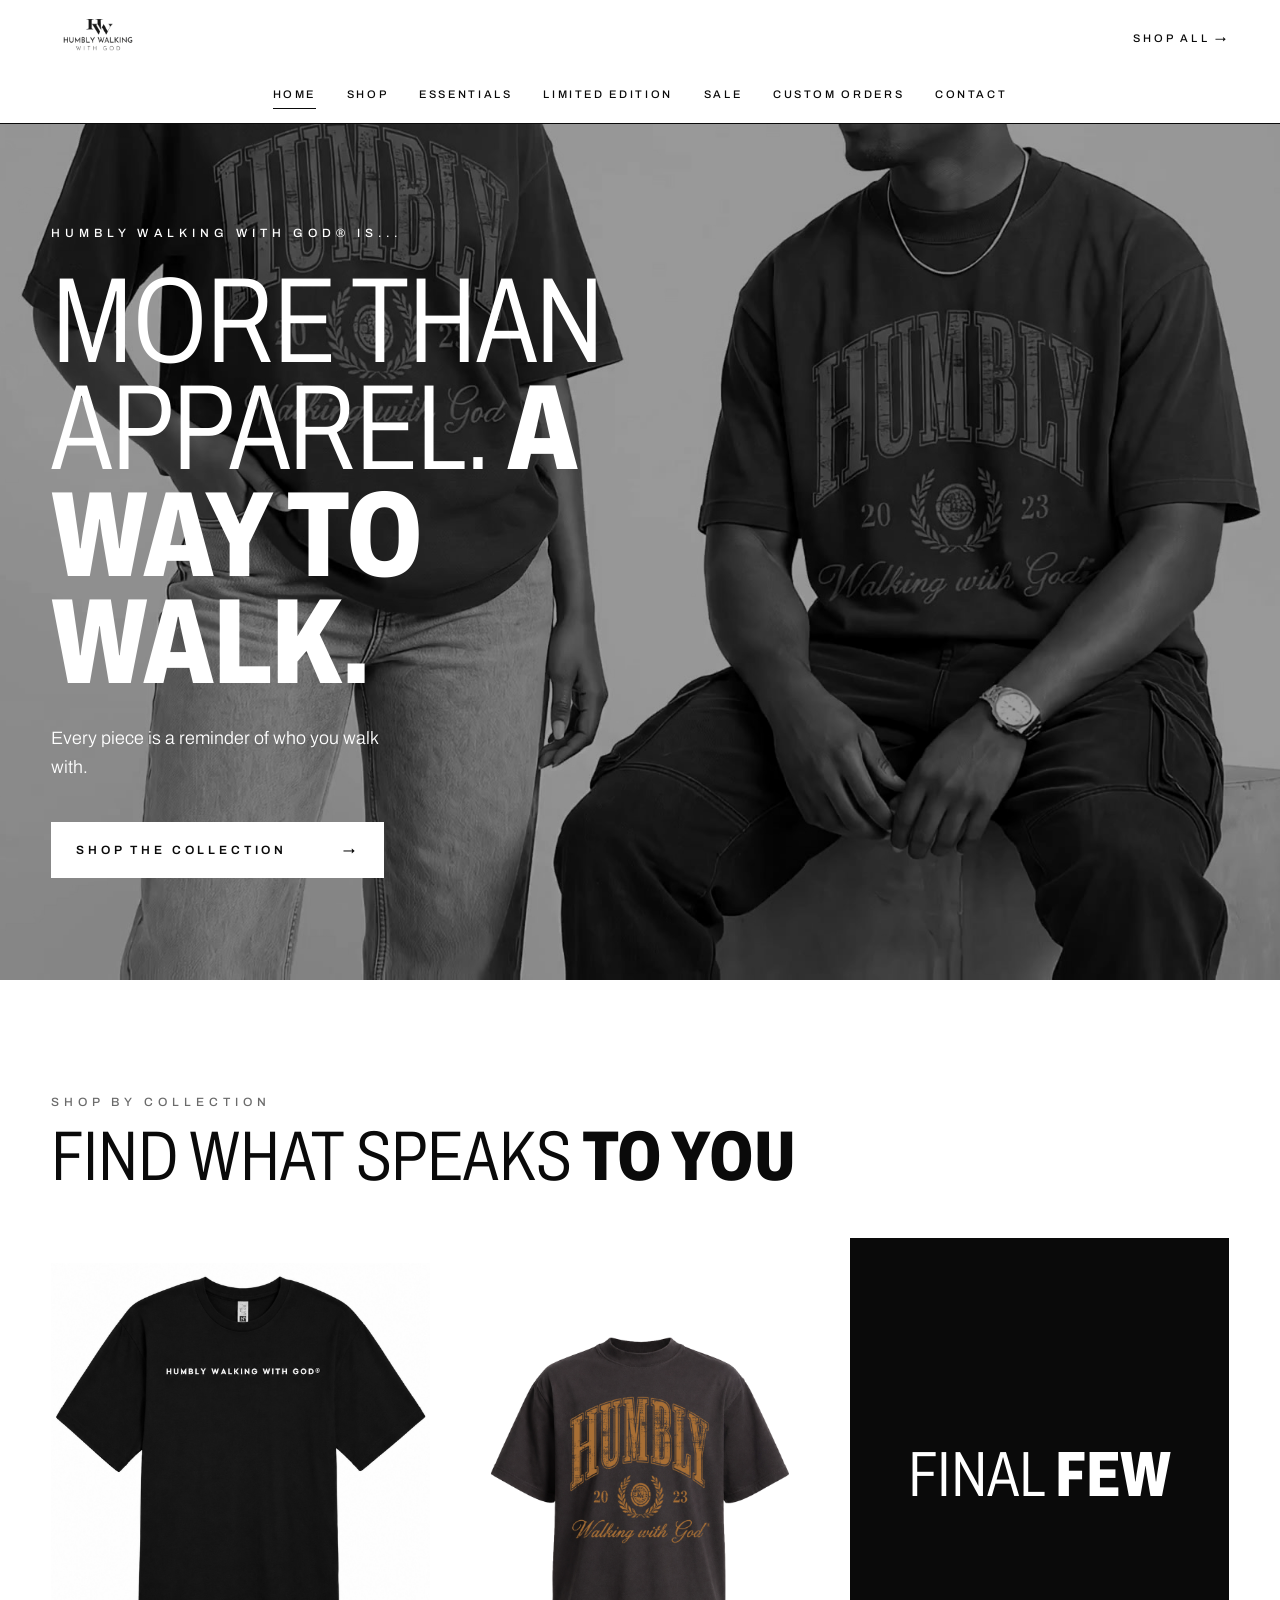
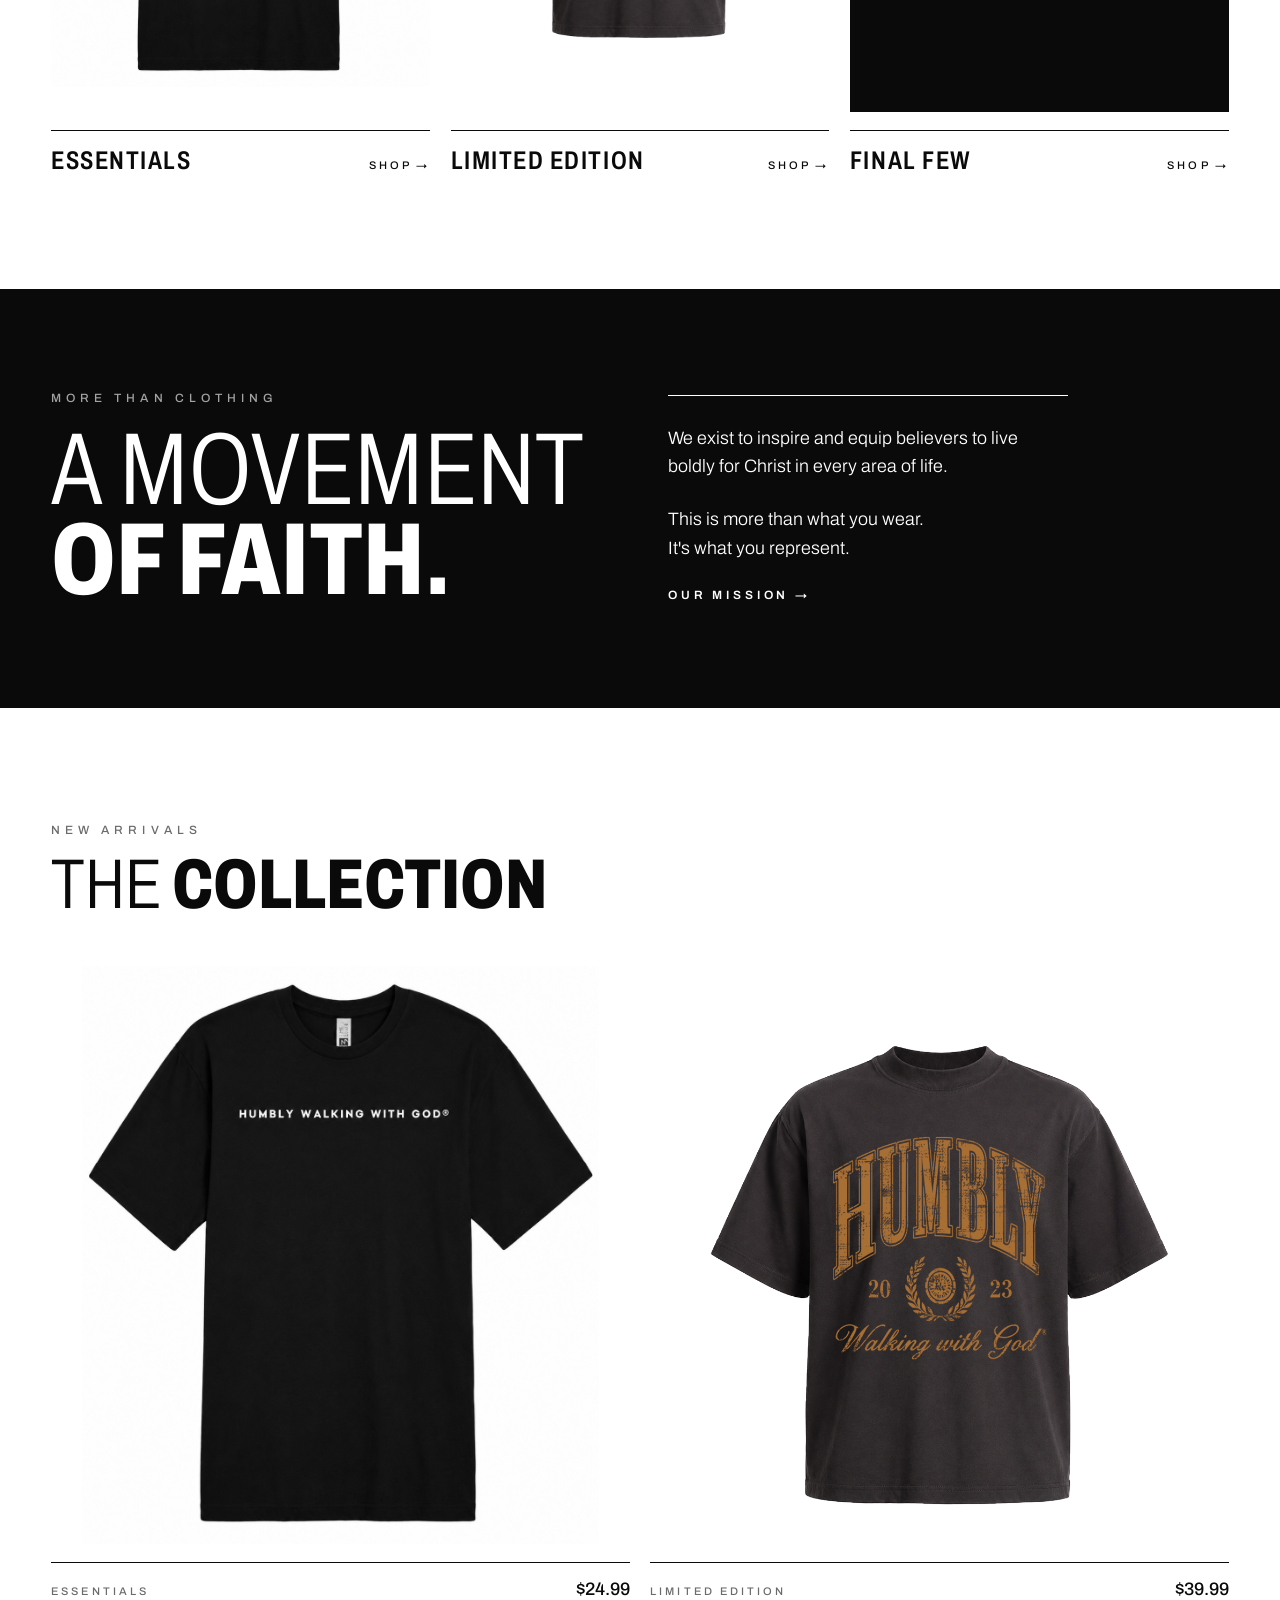
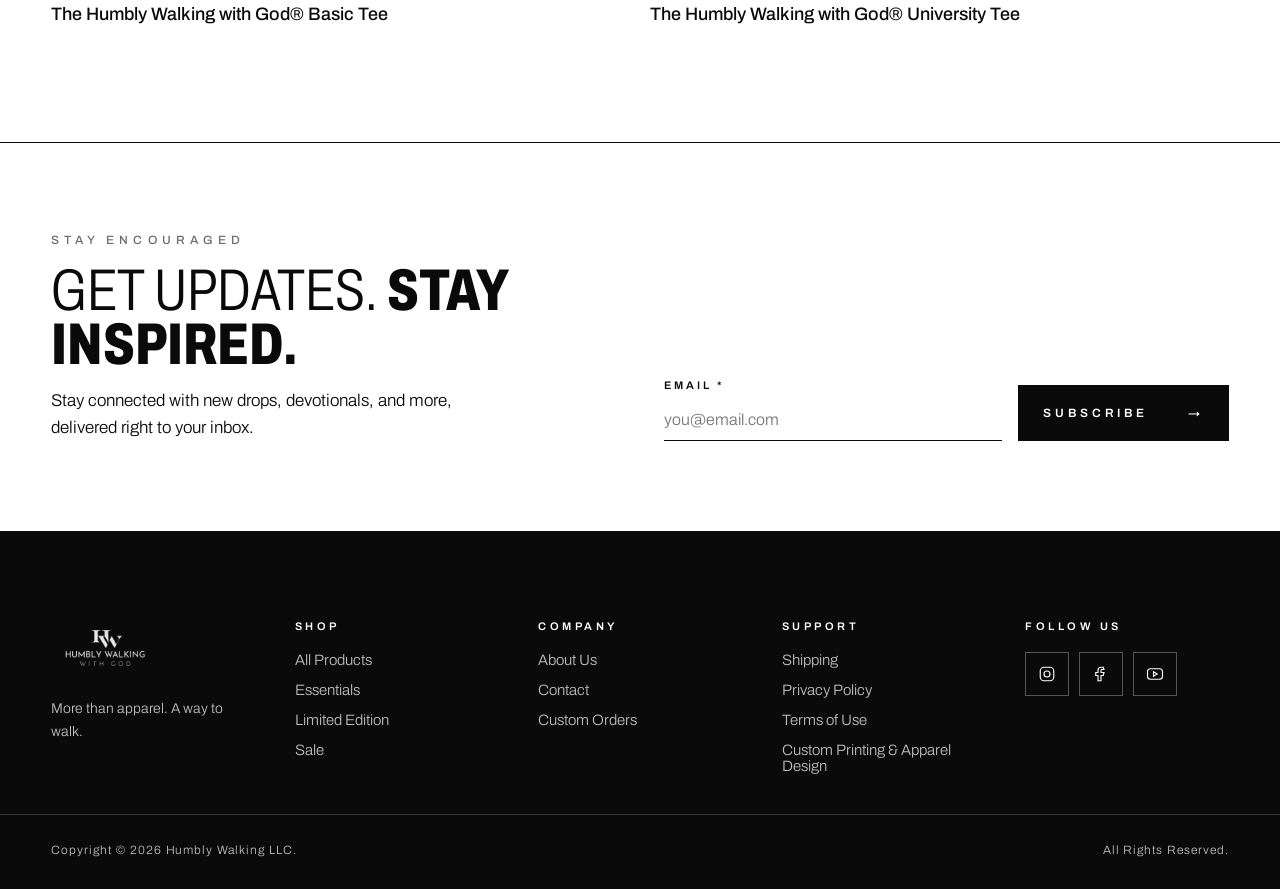
<file: index.html>
<!DOCTYPE html>
<html lang="en">
<head>
<meta charset="utf-8">
<meta name="viewport" content="width=device-width, initial-scale=1">
<title>Humbly Walking with God® | More than apparel. A way to walk.</title>
<meta name="description" content="Faith-inspired apparel from Humbly Walking with God®. Every piece is a reminder of who you walk with.">
<link rel="icon" href="/assets/images/logo.png">
<link rel="preconnect" href="https://fonts.googleapis.com">
<link rel="preconnect" href="https://fonts.gstatic.com" crossorigin>
<link href="https://fonts.googleapis.com/css2?family=Archivo:wdth,wght@62..125,200..900&display=swap" rel="stylesheet">
<link rel="stylesheet" href="/assets/site.css">
</head>
<body>
<div class="page">
<header class="site-header">
  <div class="wrap">
    <a class="logo" href="/" aria-label="Humbly Walking with God® home"><img src="/assets/images/logo.png" alt="Humbly Walking with God® logo" width="92" height="56"></a>
    <nav class="nav" aria-label="Main">
      <a href="/" aria-current="page">Home</a>
      <a href="/shop/">Shop</a>
      <a href="/shop/essentials/">Essentials</a>
      <a href="/shop/limited-edition/">Limited Edition</a>
      <a href="/shop/sale/">Sale</a>
      <a href="/custom-orders/">Custom Orders</a>
      <a href="/contact/">Contact</a>
    </nav>
    <div class="header-tools"><a href="/shop/">Shop All →</a></div>
  </div>
</header>
<main>

<section class="hero">
  <video data-loop autoplay muted loop playsinline preload="auto" poster="/assets/images/hero-poster.jpg" aria-hidden="true">
    <source src="/assets/hero.mp4" type="video/mp4">
  </video>
  <div class="wrap">
    <p class="kicker" style="color:#fff">Humbly Walking with God® is...</p>
    <h1 class="cond">More than apparel. <b>A way to walk.</b></h1>
    <p class="lede" style="max-width:34ch">Every piece is a reminder of who you walk with.</p>
    <a class="btn inverse" href="/shop/">Shop the Collection<span aria-hidden="true">→</span></a>
  </div>
</section>

<section>
  <div class="wrap section-head">
    <p class="kicker">Shop by Collection</p>
    <h2 class="h2 cond">Find what speaks <b>to you</b></h2>
  </div>
  <div class="wrap grid collections">
      <a class="tile" href="/shop/essentials/">
        <div class="img portrait"><img src="/assets/images/basic-tee.jpg" alt="Essentials collection" loading="lazy"></div>
        <div class="meta"><span class="label">Essentials</span><span class="small-caps">Shop →</span></div>
      </a>
      <a class="tile" href="/shop/limited-edition/">
        <div class="img portrait"><img src="/assets/images/university-tee.png" alt="Limited Edition collection" loading="lazy"></div>
        <div class="meta"><span class="label">Limited Edition</span><span class="small-caps">Shop →</span></div>
      </a>
      <a class="tile" href="/shop/sale/">
        <div class="img portrait black"><span class="cond">Final <b>Few</b></span></div>
        <div class="meta"><span class="label">Final Few</span><span class="small-caps">Shop →</span></div>
      </a>
  </div>
</section>

<section class="black-band" style="margin-top:clamp(72px,9vw,128px)">
  <div class="wrap inner">
    <div style="display:flex;flex-direction:column;gap:20px">
      <p class="kicker light">More than clothing</p>
      <h2 class="h1 cond">A movement <b>of faith.</b></h2>
    </div>
    <div class="ruled lede">
      <p style="text-wrap:pretty">We exist to inspire and equip believers to live boldly for Christ in every area of life.</p>
      <p>This is more than what you wear.<br>It's what you represent.</p>
      <a href="/about/">Our Mission →</a>
    </div>
  </div>
</section>

<section>
  <div class="wrap section-head">
    <p class="kicker">New Arrivals</p>
    <h2 class="h2 cond">The <b>collection</b></h2>
  </div>
  <div class="wrap grid products">
      <a class="tile" href="/shop/basic-tee/">
        <div class="img square"><img src="/assets/images/basic-tee.jpg" alt="The Humbly Walking with God® Basic Tee" loading="lazy"></div>
        <div class="meta"><span class="col"><span class="small-caps" style="color:#6b6b6b">Essentials</span><span class="name">The Humbly Walking with God® Basic Tee</span></span><span class="price">$24.99</span></div>
      </a>
      <a class="tile" href="/shop/university-tee/">
        <div class="img square"><img src="/assets/images/university-tee.png" alt="The Humbly Walking with God® University Tee" loading="lazy"></div>
        <div class="meta"><span class="col"><span class="small-caps" style="color:#6b6b6b">Limited Edition</span><span class="name">The Humbly Walking with God® University Tee</span></span><span class="price">$39.99</span></div>
      </a>
  </div>
</section>
<section class="newsletter">
  <div class="wrap">
    <div style="display:flex;flex-direction:column;gap:16px">
      <p class="kicker">Stay Encouraged</p>
      <h2 class="h2 cond" style="font-size:clamp(40px,4.6vw,68px)">Get updates. <b>Stay inspired.</b></h2>
      <p style="margin:0;font-size:17px;font-weight:300;line-height:1.6;max-width:44ch">Stay connected with new drops, devotionals, and more, delivered right to your inbox.</p>
    </div>
    <form>
      <label class="field">Email *<input type="email" name="email" required placeholder="you@email.com" autocomplete="email"></label>
      <button class="btn" type="submit">Subscribe <span aria-hidden="true">→</span></button>
    </form>
  </div>
</section>

</main>

<footer class="site-footer">
  <div class="wrap footer-cols">
    <div>
      <img class="footer-logo" src="/assets/images/logo.png" alt="Humbly Walking with God® logo" width="105" height="64">
      <p style="margin:0;font-size:14px;font-weight:300;line-height:1.6;color:#bdbdbd;max-width:28ch">More than apparel. A way to walk.</p>
    </div>
    <div>
      <h2>Shop</h2>
      <a href="/shop/">All Products</a>
      <a href="/shop/essentials/">Essentials</a>
      <a href="/shop/limited-edition/">Limited Edition</a>
      <a href="/shop/sale/">Sale</a>
    </div>
    <div>
      <h2>Company</h2>
      <a href="/about/">About Us</a>
      <a href="/contact/">Contact</a>
      <a href="/custom-orders/">Custom Orders</a>
    </div>
    <div>
      <h2>Support</h2>
      <a href="/shipping/">Shipping</a>
      <a href="/privacy/">Privacy Policy</a>
      <a href="/terms/">Terms of Use</a>
      <a href="/custom-orders/">Custom Printing &amp; Apparel Design</a>
    </div>
    <div>
      <h2>Follow Us</h2>
      <div class="socials">
        <a href="https://www.instagram.com/humblywalkingwithgod" target="_blank" rel="noopener" aria-label="Instagram"><svg width="18" height="18" viewBox="0 0 24 24" fill="none" stroke="currentColor" stroke-width="1.5" aria-hidden="true"><rect x="3" y="3" width="18" height="18" rx="5"/><circle cx="12" cy="12" r="4"/><path d="M17.5 6.5h.01"/></svg></a>
        <a href="https://www.facebook.com/humblywalkingwithgod" target="_blank" rel="noopener" aria-label="Facebook"><svg width="18" height="18" viewBox="0 0 24 24" fill="none" stroke="currentColor" stroke-width="1.5" aria-hidden="true"><path d="M15 3h-3a4 4 0 0 0-4 4v3H5v4h3v7h4v-7h3l1-4h-4V7a1 1 0 0 1 1-1h3z"/></svg></a>
        <a href="https://www.youtube.com/@humblywalkingwithGod" target="_blank" rel="noopener" aria-label="YouTube"><svg width="18" height="18" viewBox="0 0 24 24" fill="none" stroke="currentColor" stroke-width="1.5" aria-hidden="true"><rect x="2" y="5" width="20" height="14" rx="4"/><path d="M10 9l5 3-5 3z"/></svg></a>
      </div>
    </div>
  </div>
  <div class="wrap legalbar">
    <span>Copyright © 2026 Humbly Walking LLC.</span>
    <span>All Rights Reserved.</span>
  </div>
</footer>
</div>
<script src="/assets/site.js"></script>
</body>
</html>
</file>
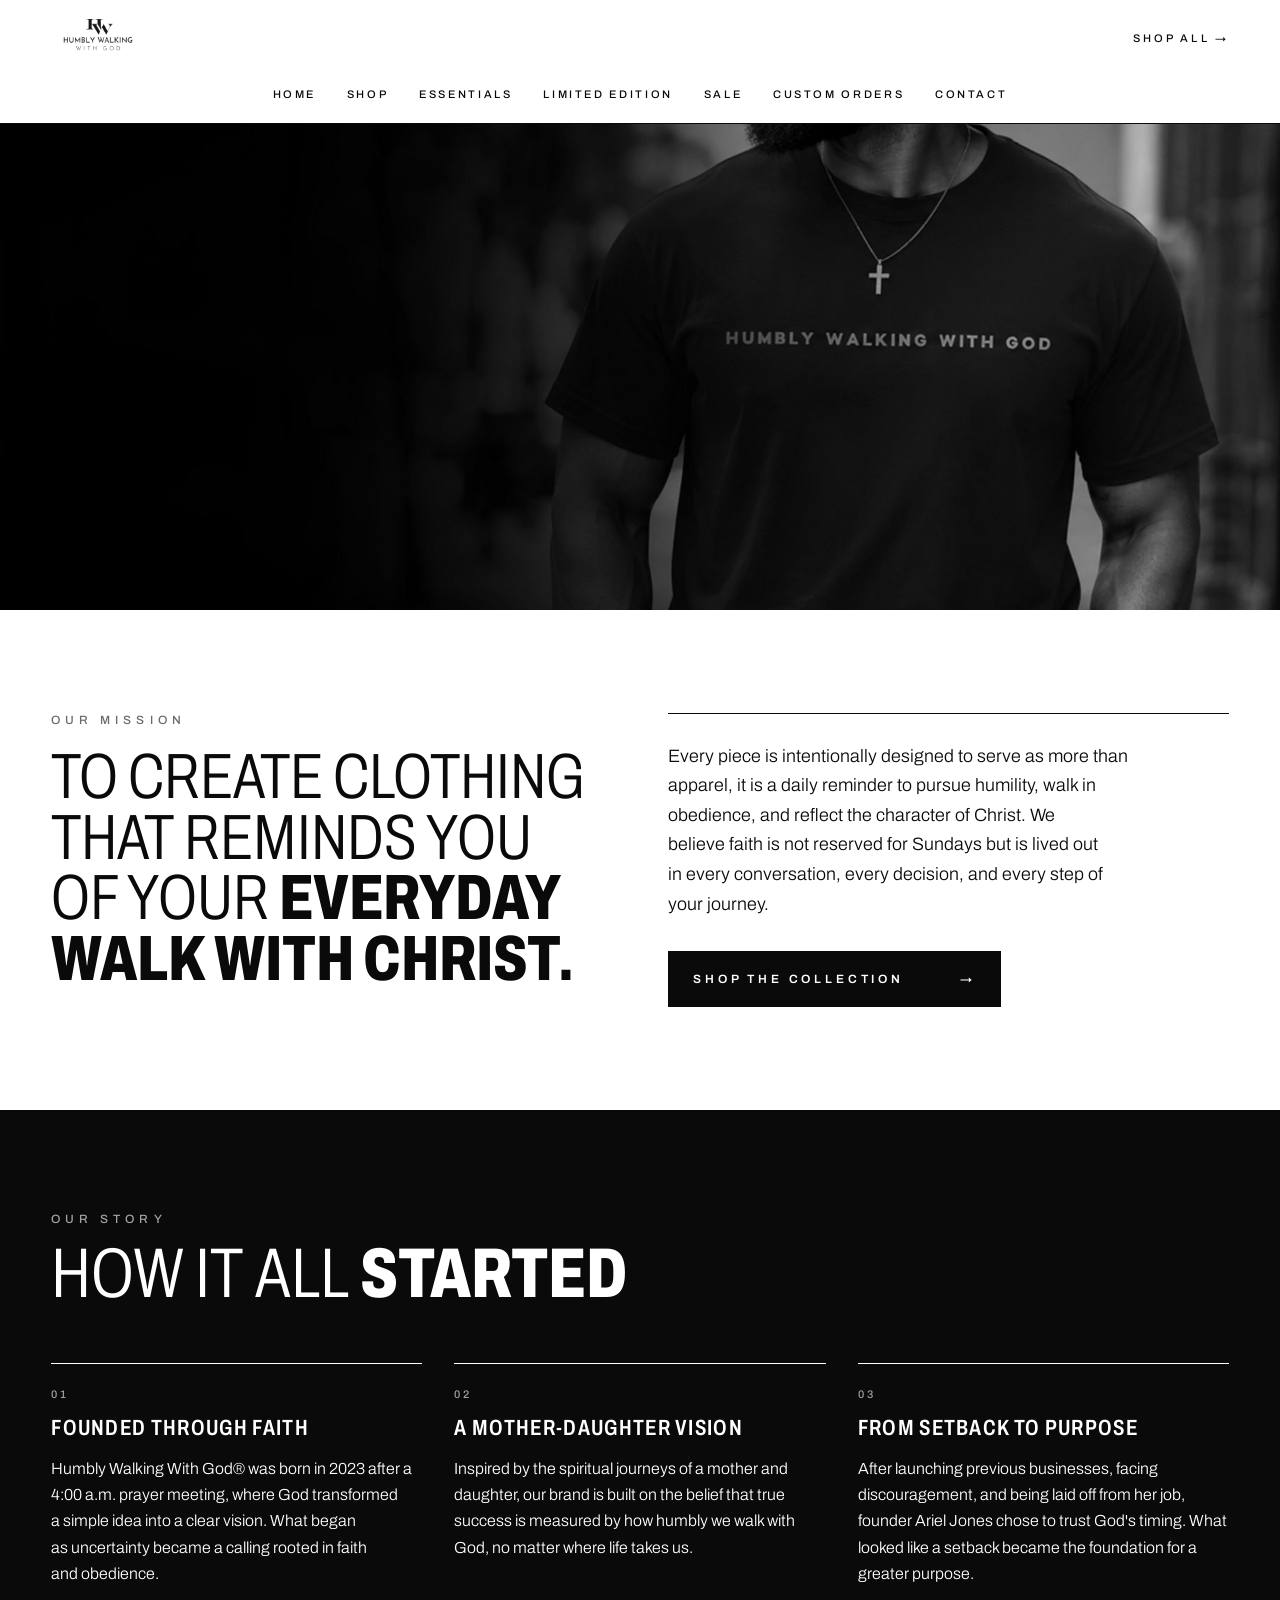
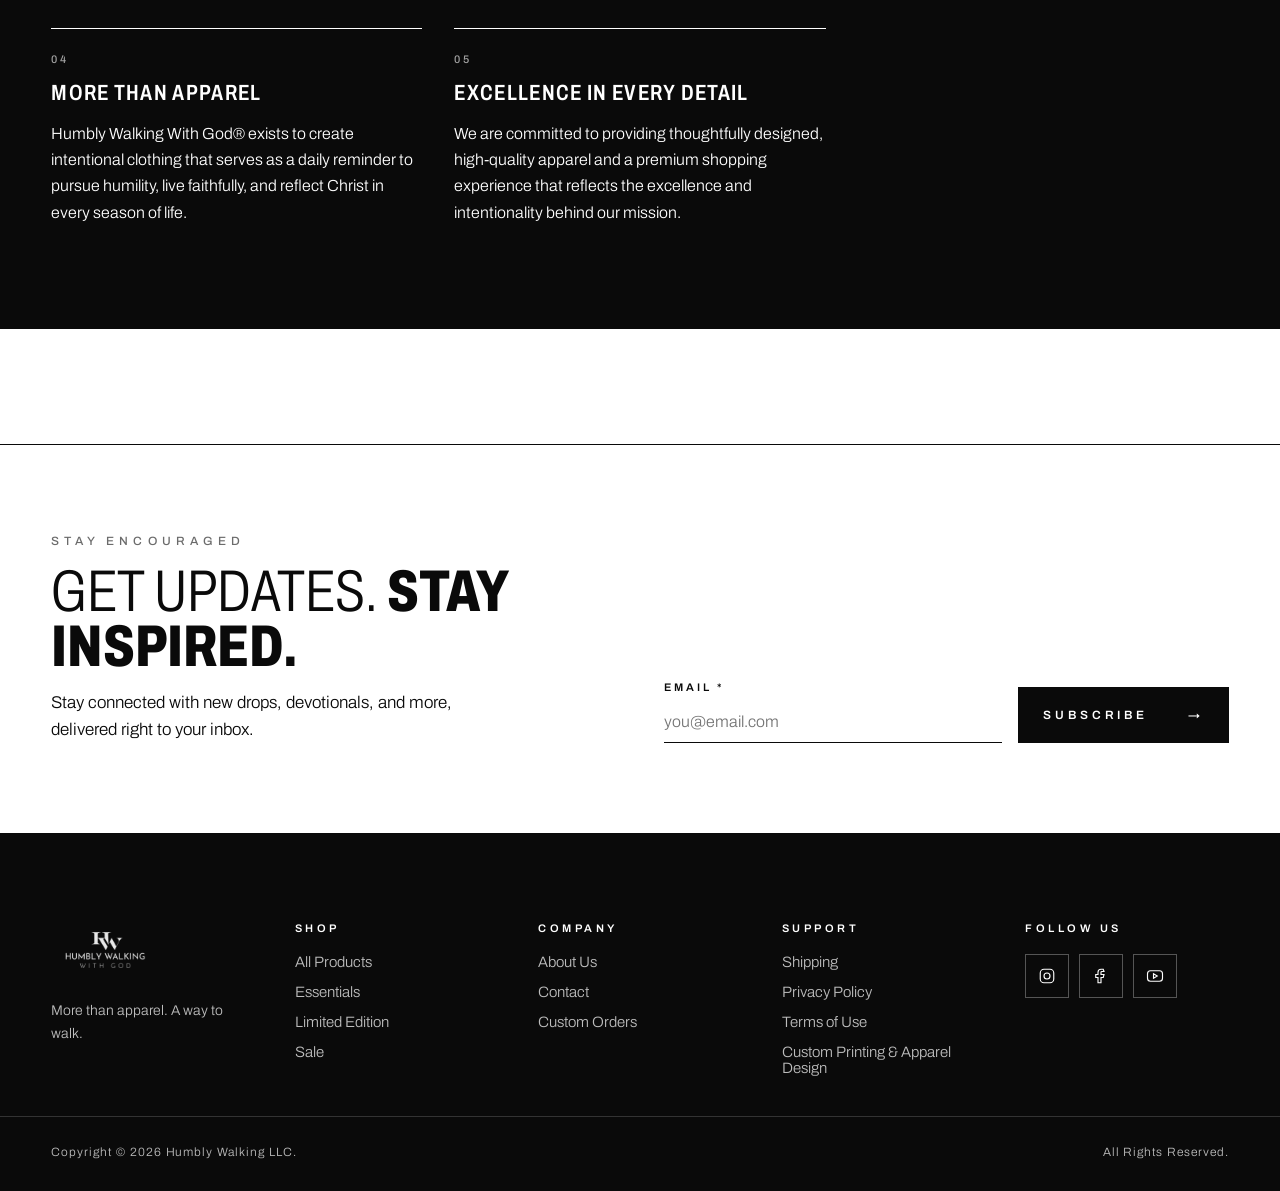
<file: about/index.html>
<!DOCTYPE html>
<html lang="en">
<head>
<meta charset="utf-8">
<meta name="viewport" content="width=device-width, initial-scale=1">
<title>About Us | Humbly Walking with God®</title>
<meta name="description" content="Our mission: to create clothing that reminds you of your everyday walk with Christ.">
<link rel="icon" href="/assets/images/logo.png">
<link rel="preconnect" href="https://fonts.googleapis.com">
<link rel="preconnect" href="https://fonts.gstatic.com" crossorigin>
<link href="https://fonts.googleapis.com/css2?family=Archivo:wdth,wght@62..125,200..900&display=swap" rel="stylesheet">
<link rel="stylesheet" href="/assets/site.css">
</head>
<body>
<div class="page">
<header class="site-header">
  <div class="wrap">
    <a class="logo" href="/" aria-label="Humbly Walking with God® home"><img src="/assets/images/logo.png" alt="Humbly Walking with God® logo" width="92" height="56"></a>
    <nav class="nav" aria-label="Main">
      <a href="/">Home</a>
      <a href="/shop/">Shop</a>
      <a href="/shop/essentials/">Essentials</a>
      <a href="/shop/limited-edition/">Limited Edition</a>
      <a href="/shop/sale/">Sale</a>
      <a href="/custom-orders/">Custom Orders</a>
      <a href="/contact/">Contact</a>
    </nav>
    <div class="header-tools"><a href="/shop/">Shop All →</a></div>
  </div>
</header>
<main>

<section style="background:#0a0a0a">
  <img src="/assets/images/mission.jpg" alt="Man wearing a black Humbly Walking with God tee and a cross necklace" style="width:100%;height:clamp(260px,38vw,620px);object-fit:cover;filter:grayscale(1)">
</section>
<section class="wrap" style="padding-top:clamp(64px,8vw,120px);padding-bottom:clamp(64px,8vw,120px);display:grid;grid-template-columns:repeat(auto-fit,minmax(min(100%,440px),1fr));gap:56px">
  <div style="display:flex;flex-direction:column;gap:20px">
    <p class="kicker">Our Mission</p>
    <h1 class="cond" style="margin:0;font-size:clamp(40px,5vw,76px);line-height:.95;text-wrap:balance">To create clothing that reminds you of your <b>everyday walk with Christ.</b></h1>
  </div>
  <div style="display:flex;flex-direction:column;gap:32px;align-items:flex-start;border-top:1px solid #0a0a0a;padding-top:28px;align-self:end">
    <p class="lede" style="line-height:1.65;max-width:46ch;text-wrap:pretty">Every piece is intentionally designed to serve as more than apparel, it is a daily reminder to pursue humility, walk in obedience, and reflect the character of Christ. We believe faith is not reserved for Sundays but is lived out in every conversation, every decision, and every step of your journey.</p>
    <a class="btn" href="/shop/" style="min-width:300px">Shop the Collection<span aria-hidden="true">→</span></a>
  </div>
</section>
<section class="black-band">
  <div class="wrap" style="padding-top:clamp(64px,8vw,120px);padding-bottom:clamp(64px,8vw,120px);display:flex;flex-direction:column;gap:56px">
    <div style="display:flex;flex-direction:column;gap:16px">
      <p class="kicker light">Our Story</p>
      <h2 class="h2 cond">How it all <b>started</b></h2>
    </div>
    <div class="story">
      <div><span class="small-caps" style="color:#a3a3a3">01</span><h3>Founded Through Faith</h3><p>Humbly Walking With God® was born in 2023 after a 4:00 a.m. prayer meeting, where God transformed a simple idea into a clear vision. What began as uncertainty became a calling rooted in faith and obedience.</p></div>
      <div><span class="small-caps" style="color:#a3a3a3">02</span><h3>A Mother-Daughter Vision</h3><p>Inspired by the spiritual journeys of a mother and daughter, our brand is built on the belief that true success is measured by how humbly we walk with God, no matter where life takes us.</p></div>
      <div><span class="small-caps" style="color:#a3a3a3">03</span><h3>From Setback to Purpose</h3><p>After launching previous businesses, facing discouragement, and being laid off from her job, founder Ariel Jones chose to trust God&#x27;s timing. What looked like a setback became the foundation for a greater purpose.</p></div>
      <div><span class="small-caps" style="color:#a3a3a3">04</span><h3>More Than Apparel</h3><p>Humbly Walking With God® exists to create intentional clothing that serves as a daily reminder to pursue humility, live faithfully, and reflect Christ in every season of life.</p></div>
      <div><span class="small-caps" style="color:#a3a3a3">05</span><h3>Excellence in Every Detail</h3><p>We are committed to providing thoughtfully designed, high-quality apparel and a premium shopping experience that reflects the excellence and intentionality behind our mission.</p></div>
    </div>
  </div>
</section>
<section class="newsletter">
  <div class="wrap">
    <div style="display:flex;flex-direction:column;gap:16px">
      <p class="kicker">Stay Encouraged</p>
      <h2 class="h2 cond" style="font-size:clamp(40px,4.6vw,68px)">Get updates. <b>Stay inspired.</b></h2>
      <p style="margin:0;font-size:17px;font-weight:300;line-height:1.6;max-width:44ch">Stay connected with new drops, devotionals, and more, delivered right to your inbox.</p>
    </div>
    <form>
      <label class="field">Email *<input type="email" name="email" required placeholder="you@email.com" autocomplete="email"></label>
      <button class="btn" type="submit">Subscribe <span aria-hidden="true">→</span></button>
    </form>
  </div>
</section>

</main>

<footer class="site-footer">
  <div class="wrap footer-cols">
    <div>
      <img class="footer-logo" src="/assets/images/logo.png" alt="Humbly Walking with God® logo" width="105" height="64">
      <p style="margin:0;font-size:14px;font-weight:300;line-height:1.6;color:#bdbdbd;max-width:28ch">More than apparel. A way to walk.</p>
    </div>
    <div>
      <h2>Shop</h2>
      <a href="/shop/">All Products</a>
      <a href="/shop/essentials/">Essentials</a>
      <a href="/shop/limited-edition/">Limited Edition</a>
      <a href="/shop/sale/">Sale</a>
    </div>
    <div>
      <h2>Company</h2>
      <a href="/about/">About Us</a>
      <a href="/contact/">Contact</a>
      <a href="/custom-orders/">Custom Orders</a>
    </div>
    <div>
      <h2>Support</h2>
      <a href="/shipping/">Shipping</a>
      <a href="/privacy/">Privacy Policy</a>
      <a href="/terms/">Terms of Use</a>
      <a href="/custom-orders/">Custom Printing &amp; Apparel Design</a>
    </div>
    <div>
      <h2>Follow Us</h2>
      <div class="socials">
        <a href="https://www.instagram.com/humblywalkingwithgod" target="_blank" rel="noopener" aria-label="Instagram"><svg width="18" height="18" viewBox="0 0 24 24" fill="none" stroke="currentColor" stroke-width="1.5" aria-hidden="true"><rect x="3" y="3" width="18" height="18" rx="5"/><circle cx="12" cy="12" r="4"/><path d="M17.5 6.5h.01"/></svg></a>
        <a href="https://www.facebook.com/humblywalkingwithgod" target="_blank" rel="noopener" aria-label="Facebook"><svg width="18" height="18" viewBox="0 0 24 24" fill="none" stroke="currentColor" stroke-width="1.5" aria-hidden="true"><path d="M15 3h-3a4 4 0 0 0-4 4v3H5v4h3v7h4v-7h3l1-4h-4V7a1 1 0 0 1 1-1h3z"/></svg></a>
        <a href="https://www.youtube.com/@humblywalkingwithGod" target="_blank" rel="noopener" aria-label="YouTube"><svg width="18" height="18" viewBox="0 0 24 24" fill="none" stroke="currentColor" stroke-width="1.5" aria-hidden="true"><rect x="2" y="5" width="20" height="14" rx="4"/><path d="M10 9l5 3-5 3z"/></svg></a>
      </div>
    </div>
  </div>
  <div class="wrap legalbar">
    <span>Copyright © 2026 Humbly Walking LLC.</span>
    <span>All Rights Reserved.</span>
  </div>
</footer>
</div>
<script src="/assets/site.js"></script>
</body>
</html>
</file>
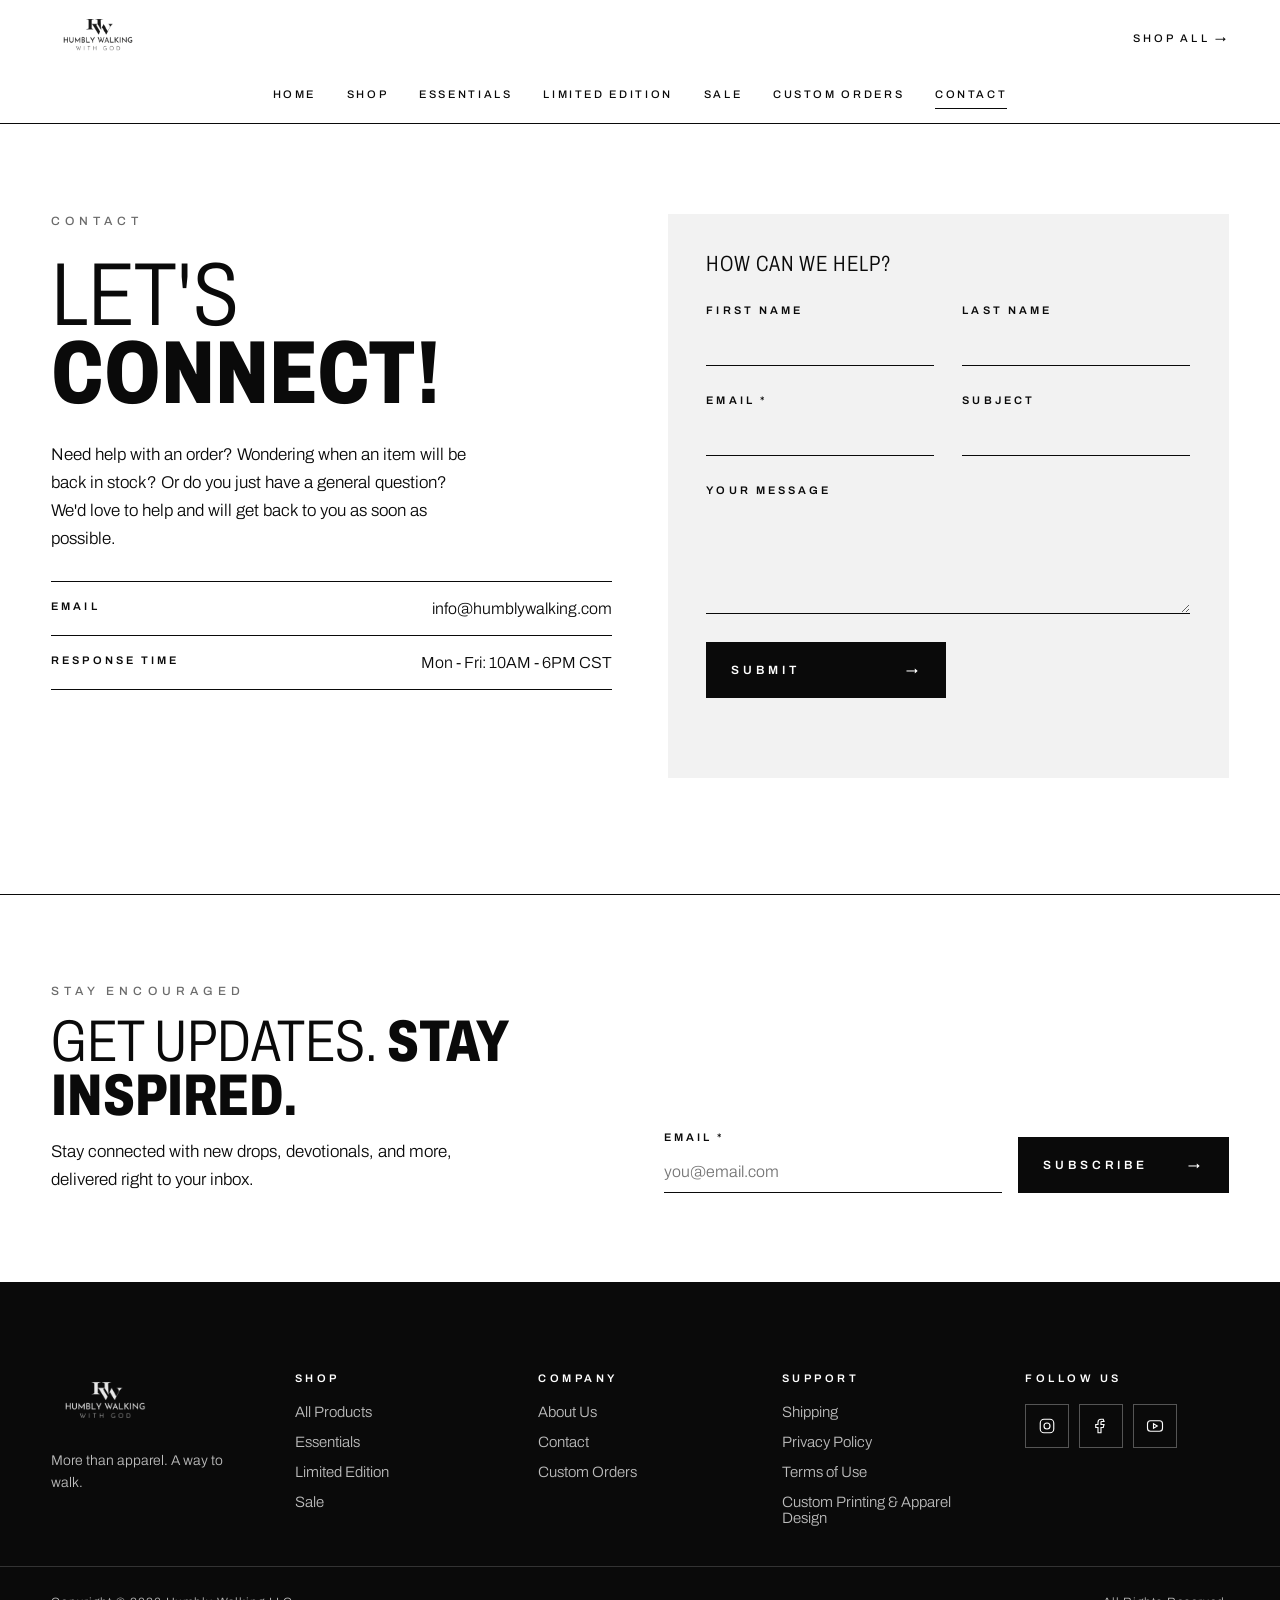
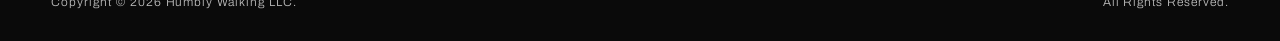
<file: contact/index.html>
<!DOCTYPE html>
<html lang="en">
<head>
<meta charset="utf-8">
<meta name="viewport" content="width=device-width, initial-scale=1">
<title>Contact | Humbly Walking with God®</title>
<meta name="description" content="Questions about an order or sizing? Contact Humbly Walking with God®.">
<link rel="icon" href="/assets/images/logo.png">
<link rel="preconnect" href="https://fonts.googleapis.com">
<link rel="preconnect" href="https://fonts.gstatic.com" crossorigin>
<link href="https://fonts.googleapis.com/css2?family=Archivo:wdth,wght@62..125,200..900&display=swap" rel="stylesheet">
<link rel="stylesheet" href="/assets/site.css">
</head>
<body>
<div class="page">
<header class="site-header">
  <div class="wrap">
    <a class="logo" href="/" aria-label="Humbly Walking with God® home"><img src="/assets/images/logo.png" alt="Humbly Walking with God® logo" width="92" height="56"></a>
    <nav class="nav" aria-label="Main">
      <a href="/">Home</a>
      <a href="/shop/">Shop</a>
      <a href="/shop/essentials/">Essentials</a>
      <a href="/shop/limited-edition/">Limited Edition</a>
      <a href="/shop/sale/">Sale</a>
      <a href="/custom-orders/">Custom Orders</a>
      <a href="/contact/" aria-current="page">Contact</a>
    </nav>
    <div class="header-tools"><a href="/shop/">Shop All →</a></div>
  </div>
</header>
<main>

<section class="wrap" style="padding-top:clamp(56px,7vw,104px);display:grid;grid-template-columns:repeat(auto-fit,minmax(min(100%,420px),1fr));gap:56px">
  <div style="display:flex;flex-direction:column;gap:28px">
    <p class="kicker">Contact</p>
    <h1 class="cond" style="margin:0;font-size:clamp(56px,7vw,112px);line-height:.88">Let's <b>connect!</b></h1>
    <p style="margin:0;font-size:17px;font-weight:300;line-height:1.65;max-width:42ch">Need help with an order? Wondering when an item will be back in stock? Or do you just have a general question? We'd love to help and will get back to you as soon as possible.</p>
    <div class="info-rows">
      <div><span>Email</span><a href="mailto:info@humblywalking.com">info@humblywalking.com</a></div>
      <div><span>Response Time</span><span>Mon - Fri: 10AM - 6PM CST</span></div>
    </div>
  </div>
  <form id="contact-form" class="contact-form">
    <p class="full cond" style="margin:0;font-size:22px;letter-spacing:.04em">How can we help?</p>
    <label class="field">First Name<input name="first" autocomplete="given-name"></label>
    <label class="field">Last Name<input name="last" autocomplete="family-name"></label>
    <label class="field">Email *<input name="email" type="email" required autocomplete="email"></label>
    <label class="field">Subject<input name="subject"></label>
    <label class="field full">Your Message<textarea name="message" rows="5"></textarea></label>
    <button class="btn full" type="submit" style="justify-self:start;min-width:240px">Submit<span aria-hidden="true">→</span></button>
    <p class="status full" data-status role="status"></p>
  </form>
</section>
<section class="newsletter">
  <div class="wrap">
    <div style="display:flex;flex-direction:column;gap:16px">
      <p class="kicker">Stay Encouraged</p>
      <h2 class="h2 cond" style="font-size:clamp(40px,4.6vw,68px)">Get updates. <b>Stay inspired.</b></h2>
      <p style="margin:0;font-size:17px;font-weight:300;line-height:1.6;max-width:44ch">Stay connected with new drops, devotionals, and more, delivered right to your inbox.</p>
    </div>
    <form>
      <label class="field">Email *<input type="email" name="email" required placeholder="you@email.com" autocomplete="email"></label>
      <button class="btn" type="submit">Subscribe <span aria-hidden="true">→</span></button>
    </form>
  </div>
</section>

</main>

<footer class="site-footer">
  <div class="wrap footer-cols">
    <div>
      <img class="footer-logo" src="/assets/images/logo.png" alt="Humbly Walking with God® logo" width="105" height="64">
      <p style="margin:0;font-size:14px;font-weight:300;line-height:1.6;color:#bdbdbd;max-width:28ch">More than apparel. A way to walk.</p>
    </div>
    <div>
      <h2>Shop</h2>
      <a href="/shop/">All Products</a>
      <a href="/shop/essentials/">Essentials</a>
      <a href="/shop/limited-edition/">Limited Edition</a>
      <a href="/shop/sale/">Sale</a>
    </div>
    <div>
      <h2>Company</h2>
      <a href="/about/">About Us</a>
      <a href="/contact/">Contact</a>
      <a href="/custom-orders/">Custom Orders</a>
    </div>
    <div>
      <h2>Support</h2>
      <a href="/shipping/">Shipping</a>
      <a href="/privacy/">Privacy Policy</a>
      <a href="/terms/">Terms of Use</a>
      <a href="/custom-orders/">Custom Printing &amp; Apparel Design</a>
    </div>
    <div>
      <h2>Follow Us</h2>
      <div class="socials">
        <a href="https://www.instagram.com/humblywalkingwithgod" target="_blank" rel="noopener" aria-label="Instagram"><svg width="18" height="18" viewBox="0 0 24 24" fill="none" stroke="currentColor" stroke-width="1.5" aria-hidden="true"><rect x="3" y="3" width="18" height="18" rx="5"/><circle cx="12" cy="12" r="4"/><path d="M17.5 6.5h.01"/></svg></a>
        <a href="https://www.facebook.com/humblywalkingwithgod" target="_blank" rel="noopener" aria-label="Facebook"><svg width="18" height="18" viewBox="0 0 24 24" fill="none" stroke="currentColor" stroke-width="1.5" aria-hidden="true"><path d="M15 3h-3a4 4 0 0 0-4 4v3H5v4h3v7h4v-7h3l1-4h-4V7a1 1 0 0 1 1-1h3z"/></svg></a>
        <a href="https://www.youtube.com/@humblywalkingwithGod" target="_blank" rel="noopener" aria-label="YouTube"><svg width="18" height="18" viewBox="0 0 24 24" fill="none" stroke="currentColor" stroke-width="1.5" aria-hidden="true"><rect x="2" y="5" width="20" height="14" rx="4"/><path d="M10 9l5 3-5 3z"/></svg></a>
      </div>
    </div>
  </div>
  <div class="wrap legalbar">
    <span>Copyright © 2026 Humbly Walking LLC.</span>
    <span>All Rights Reserved.</span>
  </div>
</footer>
</div>
<script src="/assets/site.js"></script>
</body>
</html>
</file>
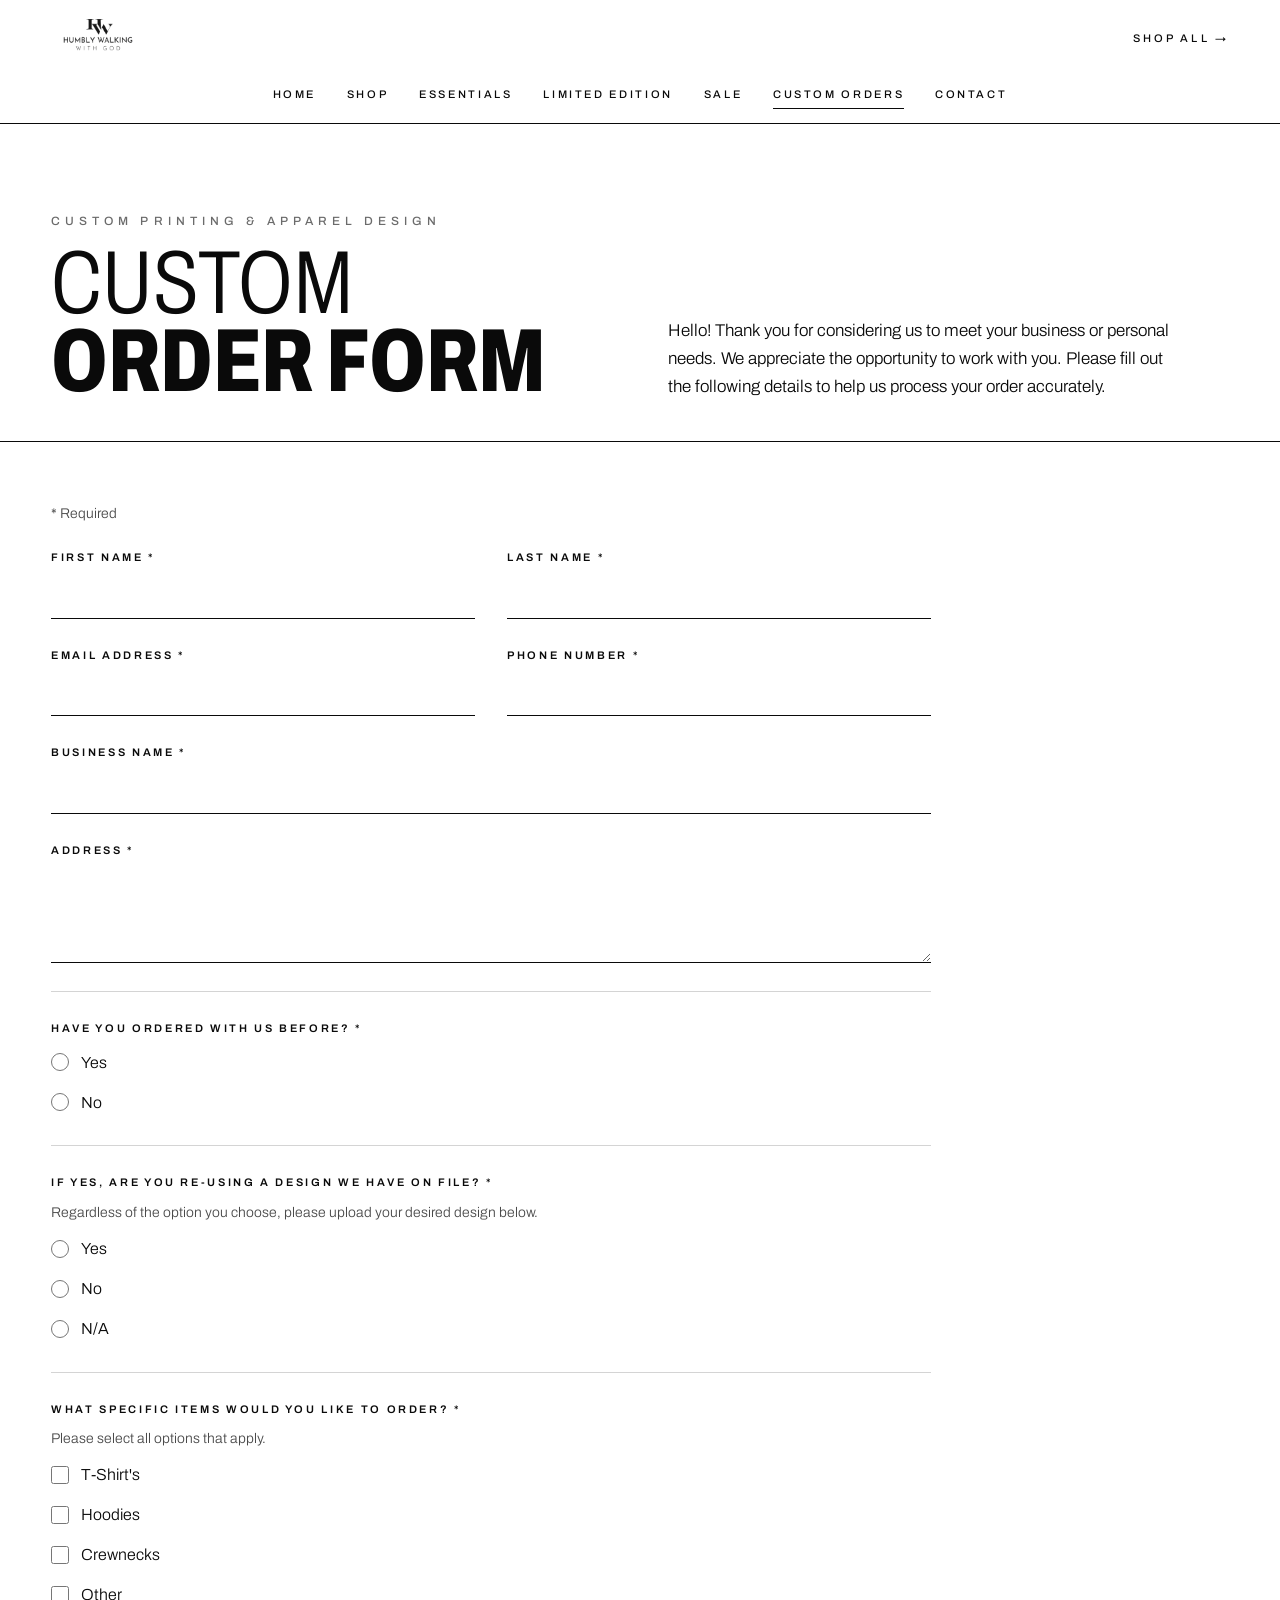
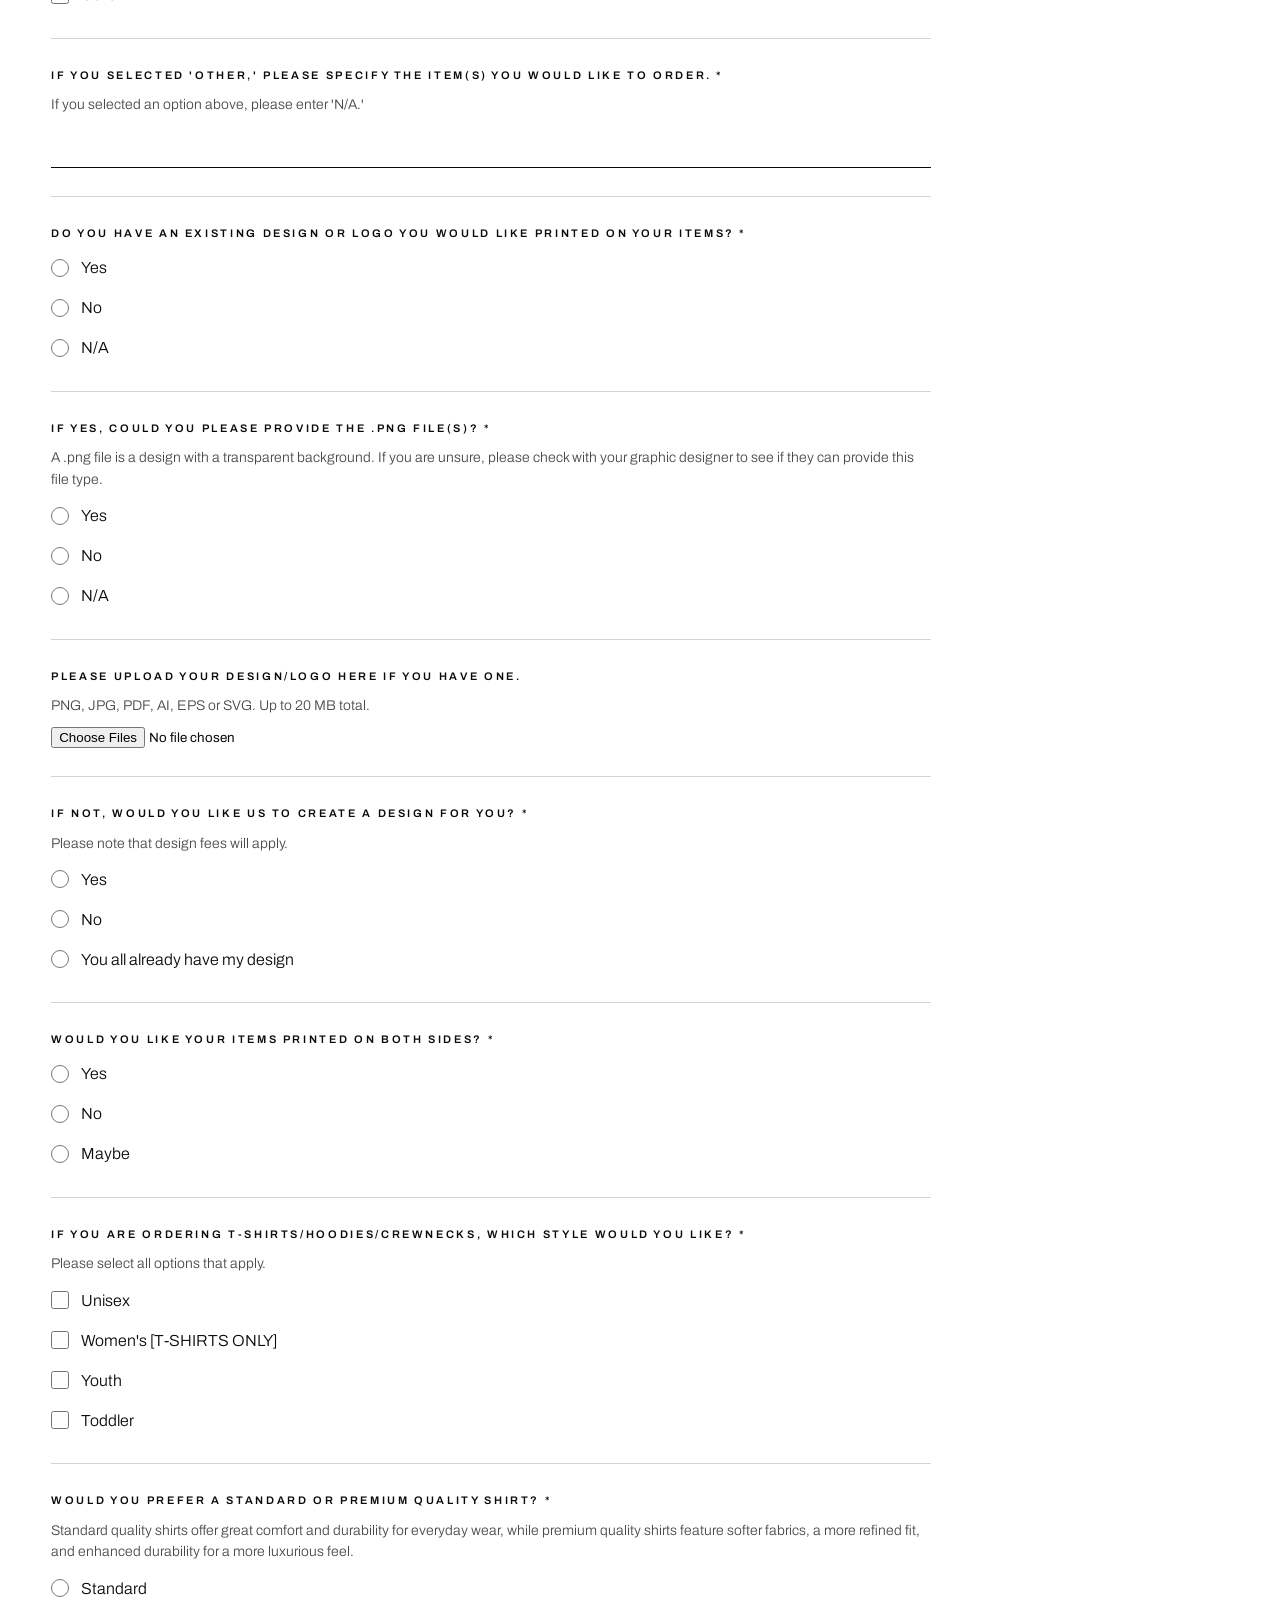
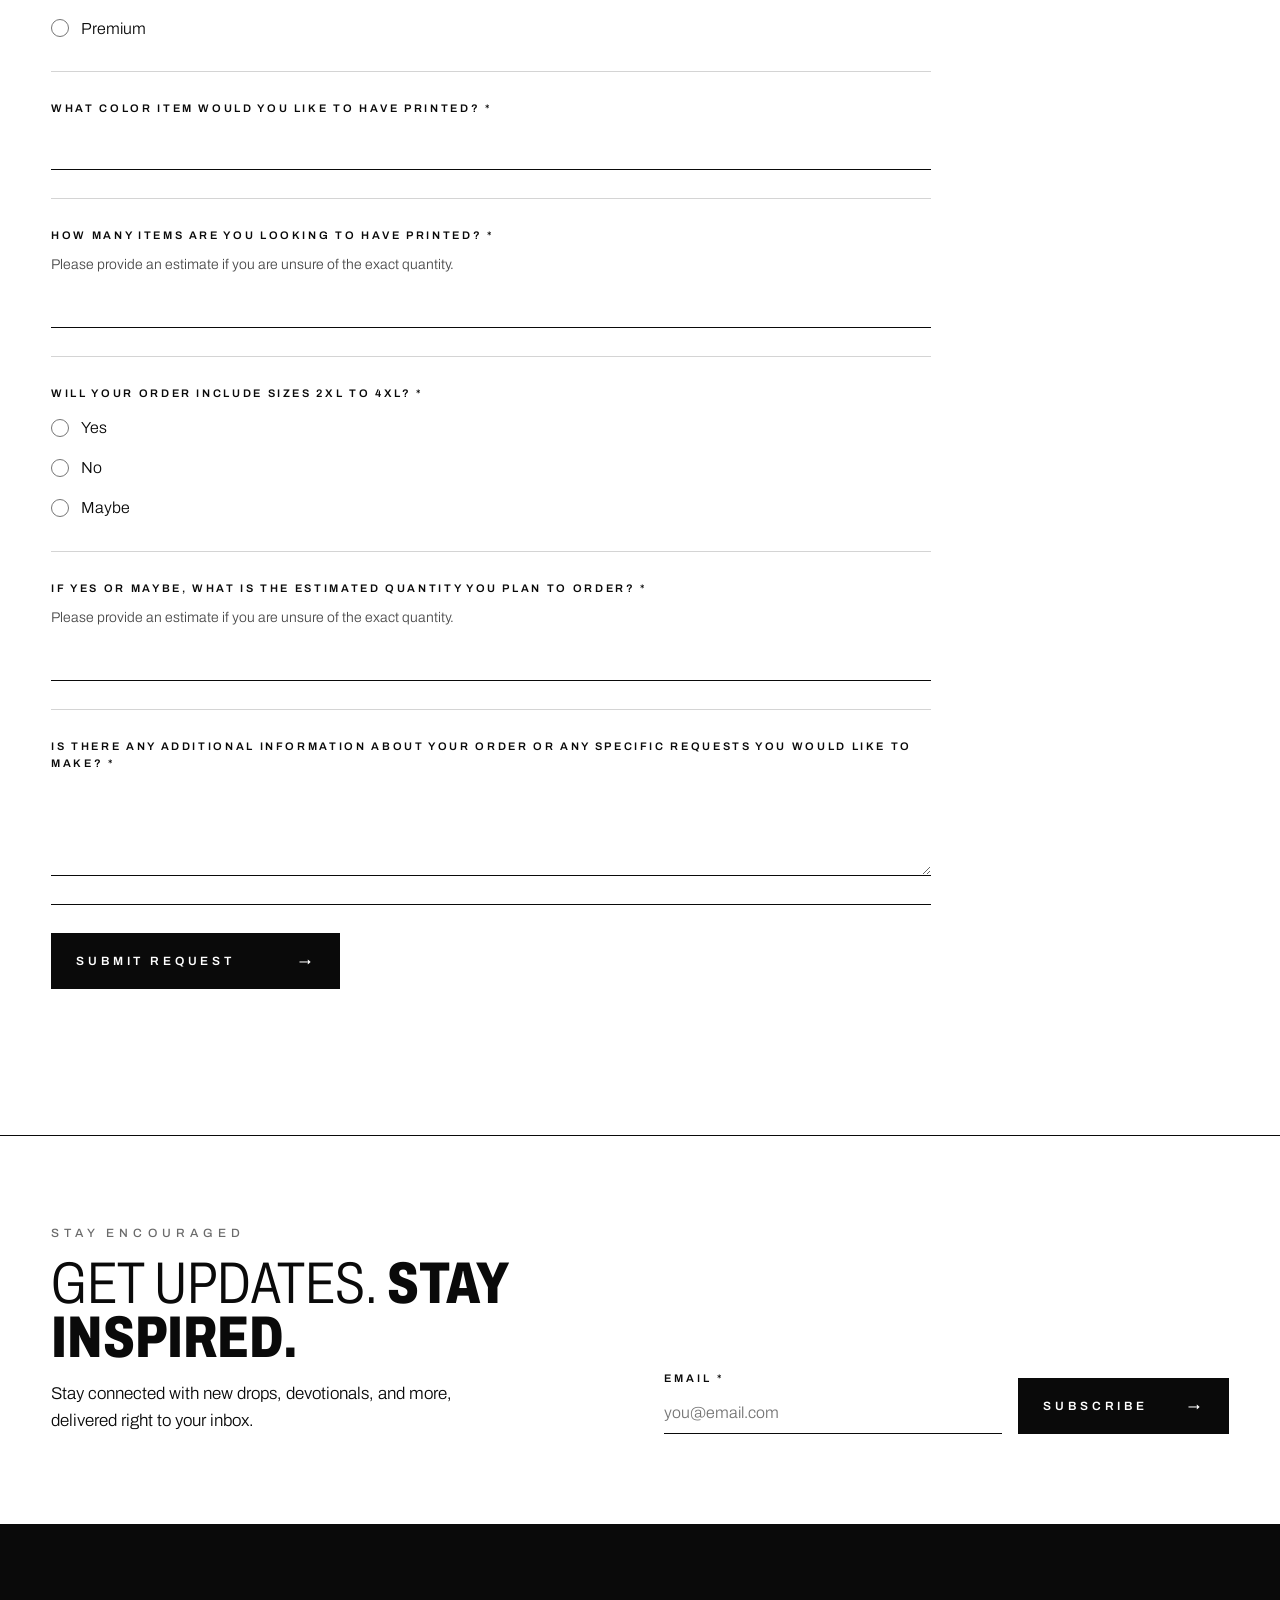
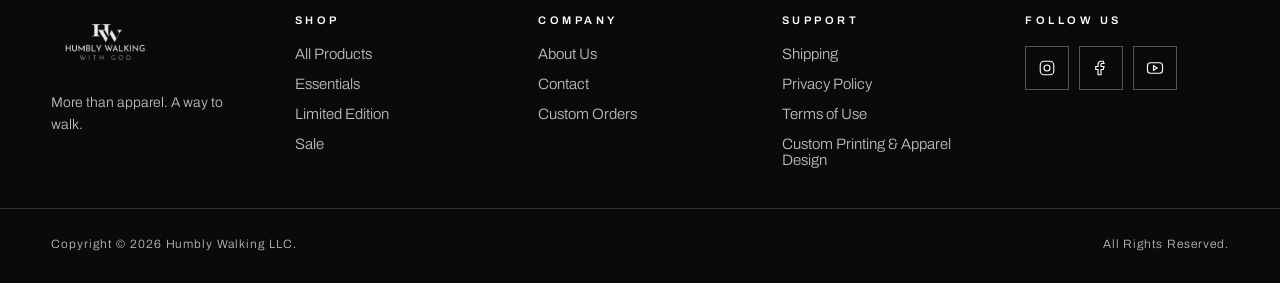
<file: custom-orders/index.html>
<!DOCTYPE html>
<html lang="en">
<head>
<meta charset="utf-8">
<meta name="viewport" content="width=device-width, initial-scale=1">
<title>Custom Orders | Humbly Walking with God®</title>
<meta name="description" content="Request custom printing and apparel design from Humbly Walking with God®.">
<link rel="icon" href="/assets/images/logo.png">
<link rel="preconnect" href="https://fonts.googleapis.com">
<link rel="preconnect" href="https://fonts.gstatic.com" crossorigin>
<link href="https://fonts.googleapis.com/css2?family=Archivo:wdth,wght@62..125,200..900&display=swap" rel="stylesheet">
<link rel="stylesheet" href="/assets/site.css">
</head>
<body>
<div class="page">
<header class="site-header">
  <div class="wrap">
    <a class="logo" href="/" aria-label="Humbly Walking with God® home"><img src="/assets/images/logo.png" alt="Humbly Walking with God® logo" width="92" height="56"></a>
    <nav class="nav" aria-label="Main">
      <a href="/">Home</a>
      <a href="/shop/">Shop</a>
      <a href="/shop/essentials/">Essentials</a>
      <a href="/shop/limited-edition/">Limited Edition</a>
      <a href="/shop/sale/">Sale</a>
      <a href="/custom-orders/" aria-current="page">Custom Orders</a>
      <a href="/contact/">Contact</a>
    </nav>
    <div class="header-tools"><a href="/shop/">Shop All →</a></div>
  </div>
</header>
<main>

<section class="page-head split">
  <div class="wrap">
    <div style="display:flex;flex-direction:column;gap:16px">
      <p class="kicker">Custom Printing &amp; Apparel Design</p>
      <h1 class="cond" style="margin:0;font-size:clamp(48px,7vw,112px);line-height:.88">Custom <b>order form</b></h1>
    </div>
    <p style="margin:0;font-size:17px;font-weight:300;line-height:1.65;max-width:52ch;text-wrap:pretty">Hello! Thank you for considering us to meet your business or personal needs. We appreciate the opportunity to work with you. Please fill out the following details to help us process your order accurately.</p>
  </div>
</section>
<section class="wrap" style="padding-top:clamp(40px,5vw,72px)">
  <form id="custom-form" class="custom-form" novalidate>
    <p class="help" style="grid-column:1/-1;margin:0;font-size:14px;font-weight:300;color:#4a4a4a">* Required</p>
    <div class="q half" data-label="First Name" data-type="text"><label class="ql" for="q0">First Name <span aria-hidden="true">*</span></label><input id="q0" name="q0" type="text" required autocomplete="given-name"></div>
    <div class="q half" data-label="Last Name" data-type="text"><label class="ql" for="q1">Last Name <span aria-hidden="true">*</span></label><input id="q1" name="q1" type="text" required autocomplete="family-name"></div>
    <div class="q half" data-label="Email Address" data-type="email"><label class="ql" for="q2">Email Address <span aria-hidden="true">*</span></label><input id="q2" name="q2" type="email" required autocomplete="email"></div>
    <div class="q half" data-label="Phone Number" data-type="tel"><label class="ql" for="q3">Phone Number <span aria-hidden="true">*</span></label><input id="q3" name="q3" type="tel" required autocomplete="tel"></div>
    <div class="q full-plain" data-label="Business Name" data-type="text"><label class="ql" for="q4">Business Name <span aria-hidden="true">*</span></label><input id="q4" name="q4" type="text" required autocomplete="organization"></div>
    <div class="q full-plain" data-label="Address" data-type="area"><label class="ql" for="q5">Address <span aria-hidden="true">*</span></label><textarea id="q5" name="q5" rows="4" required autocomplete="street-address"></textarea></div>
    <fieldset class="q" data-label="Have you ordered with us before?" data-type="radio"><legend>Have you ordered with us before? <span aria-hidden="true">*</span></legend><label class="opt"><input type="radio" name="q6" value="Yes" required>Yes</label><label class="opt"><input type="radio" name="q6" value="No" required>No</label></fieldset>
    <fieldset class="q" data-label="If yes, are you re-using a design we have on file?" data-type="radio"><legend>If yes, are you re-using a design we have on file? <span aria-hidden="true">*</span></legend><p class="help" id="q7-h">Regardless of the option you choose, please upload your desired design below.</p><label class="opt"><input type="radio" name="q7" value="Yes" required>Yes</label><label class="opt"><input type="radio" name="q7" value="No" required>No</label><label class="opt"><input type="radio" name="q7" value="N/A" required>N/A</label></fieldset>
    <fieldset class="q" data-label="What specific items would you like to order?" data-type="check"><legend>What specific items would you like to order? <span aria-hidden="true">*</span></legend><p class="help" id="q8-h">Please select all options that apply.</p><label class="opt"><input type="checkbox" name="q8" value="T-Shirt&#x27;s">T-Shirt&#x27;s</label><label class="opt"><input type="checkbox" name="q8" value="Hoodies">Hoodies</label><label class="opt"><input type="checkbox" name="q8" value="Crewnecks">Crewnecks</label><label class="opt"><input type="checkbox" name="q8" value="Other">Other</label></fieldset>
    <div class="q" data-label="If you selected &#x27;Other,&#x27; please specify the item(s) you would like to order." data-type="text"><label class="ql" for="q9">If you selected &#x27;Other,&#x27; please specify the item(s) you would like to order. <span aria-hidden="true">*</span></label><p class="help" id="q9-h">If you selected an option above, please enter &#x27;N/A.&#x27;</p><input id="q9" name="q9" type="text" required aria-describedby="q9-h"></div>
    <fieldset class="q" data-label="Do you have an existing design or logo you would like printed on your items?" data-type="radio"><legend>Do you have an existing design or logo you would like printed on your items? <span aria-hidden="true">*</span></legend><label class="opt"><input type="radio" name="q10" value="Yes" required>Yes</label><label class="opt"><input type="radio" name="q10" value="No" required>No</label><label class="opt"><input type="radio" name="q10" value="N/A" required>N/A</label></fieldset>
    <fieldset class="q" data-label="If yes, could you please provide the .png file(s)?" data-type="radio"><legend>If yes, could you please provide the .png file(s)? <span aria-hidden="true">*</span></legend><p class="help" id="q11-h">A .png file is a design with a transparent background. If you are unsure, please check with your graphic designer to see if they can provide this file type.</p><label class="opt"><input type="radio" name="q11" value="Yes" required>Yes</label><label class="opt"><input type="radio" name="q11" value="No" required>No</label><label class="opt"><input type="radio" name="q11" value="N/A" required>N/A</label></fieldset>
    <div class="q" data-label="Please upload your design/logo here if you have one." data-type="file"><label class="ql" for="q12">Please upload your design/logo here if you have one.</label><p class="help">PNG, JPG, PDF, AI, EPS or SVG. Up to 20 MB total.</p><input id="q12" name="q12" type="file" multiple accept="image/*,.pdf,.ai,.eps,.svg"></div>
    <fieldset class="q" data-label="If not, would you like us to create a design for you?" data-type="radio"><legend>If not, would you like us to create a design for you? <span aria-hidden="true">*</span></legend><p class="help" id="q13-h">Please note that design fees will apply.</p><label class="opt"><input type="radio" name="q13" value="Yes" required>Yes</label><label class="opt"><input type="radio" name="q13" value="No" required>No</label><label class="opt"><input type="radio" name="q13" value="You all already have my design" required>You all already have my design</label></fieldset>
    <fieldset class="q" data-label="Would you like your items printed on both sides?" data-type="radio"><legend>Would you like your items printed on both sides? <span aria-hidden="true">*</span></legend><label class="opt"><input type="radio" name="q14" value="Yes" required>Yes</label><label class="opt"><input type="radio" name="q14" value="No" required>No</label><label class="opt"><input type="radio" name="q14" value="Maybe" required>Maybe</label></fieldset>
    <fieldset class="q" data-label="If you are ordering T-shirts/Hoodies/Crewnecks, which style would you like?" data-type="check"><legend>If you are ordering T-shirts/Hoodies/Crewnecks, which style would you like? <span aria-hidden="true">*</span></legend><p class="help" id="q15-h">Please select all options that apply.</p><label class="opt"><input type="checkbox" name="q15" value="Unisex">Unisex</label><label class="opt"><input type="checkbox" name="q15" value="Women&#x27;s [T-SHIRTS ONLY]">Women&#x27;s [T-SHIRTS ONLY]</label><label class="opt"><input type="checkbox" name="q15" value="Youth">Youth</label><label class="opt"><input type="checkbox" name="q15" value="Toddler">Toddler</label></fieldset>
    <fieldset class="q" data-label="Would you prefer a standard or premium quality shirt?" data-type="radio"><legend>Would you prefer a standard or premium quality shirt? <span aria-hidden="true">*</span></legend><p class="help" id="q16-h">Standard quality shirts offer great comfort and durability for everyday wear, while premium quality shirts feature softer fabrics, a more refined fit, and enhanced durability for a more luxurious feel.</p><label class="opt"><input type="radio" name="q16" value="Standard" required>Standard</label><label class="opt"><input type="radio" name="q16" value="Premium" required>Premium</label></fieldset>
    <div class="q" data-label="What color item would you like to have printed?" data-type="text"><label class="ql" for="q17">What color item would you like to have printed? <span aria-hidden="true">*</span></label><input id="q17" name="q17" type="text" required></div>
    <div class="q" data-label="How many items are you looking to have printed?" data-type="text"><label class="ql" for="q18">How many items are you looking to have printed? <span aria-hidden="true">*</span></label><p class="help" id="q18-h">Please provide an estimate if you are unsure of the exact quantity.</p><input id="q18" name="q18" type="text" required aria-describedby="q18-h"></div>
    <fieldset class="q" data-label="Will your order include sizes 2XL to 4XL?" data-type="radio"><legend>Will your order include sizes 2XL to 4XL? <span aria-hidden="true">*</span></legend><label class="opt"><input type="radio" name="q19" value="Yes" required>Yes</label><label class="opt"><input type="radio" name="q19" value="No" required>No</label><label class="opt"><input type="radio" name="q19" value="Maybe" required>Maybe</label></fieldset>
    <div class="q" data-label="If yes or maybe, what is the estimated quantity you plan to order?" data-type="text"><label class="ql" for="q20">If yes or maybe, what is the estimated quantity you plan to order? <span aria-hidden="true">*</span></label><p class="help" id="q20-h">Please provide an estimate if you are unsure of the exact quantity.</p><input id="q20" name="q20" type="text" required aria-describedby="q20-h"></div>
    <div class="q" data-label="Is there any additional information about your order or any specific requests you would like to make?" data-type="area"><label class="ql" for="q21">Is there any additional information about your order or any specific requests you would like to make? <span aria-hidden="true">*</span></label><textarea id="q21" name="q21" rows="4" required></textarea></div>
    <div class="form-end">
      <button class="btn" type="submit" style="min-width:280px;gap:64px">Submit Request <span aria-hidden="true">→</span></button>
      <p class="status" data-status role="status" style="font-size:15px"></p>
    </div>
  </form>
</section>
<section class="newsletter">
  <div class="wrap">
    <div style="display:flex;flex-direction:column;gap:16px">
      <p class="kicker">Stay Encouraged</p>
      <h2 class="h2 cond" style="font-size:clamp(40px,4.6vw,68px)">Get updates. <b>Stay inspired.</b></h2>
      <p style="margin:0;font-size:17px;font-weight:300;line-height:1.6;max-width:44ch">Stay connected with new drops, devotionals, and more, delivered right to your inbox.</p>
    </div>
    <form>
      <label class="field">Email *<input type="email" name="email" required placeholder="you@email.com" autocomplete="email"></label>
      <button class="btn" type="submit">Subscribe <span aria-hidden="true">→</span></button>
    </form>
  </div>
</section>

</main>

<footer class="site-footer">
  <div class="wrap footer-cols">
    <div>
      <img class="footer-logo" src="/assets/images/logo.png" alt="Humbly Walking with God® logo" width="105" height="64">
      <p style="margin:0;font-size:14px;font-weight:300;line-height:1.6;color:#bdbdbd;max-width:28ch">More than apparel. A way to walk.</p>
    </div>
    <div>
      <h2>Shop</h2>
      <a href="/shop/">All Products</a>
      <a href="/shop/essentials/">Essentials</a>
      <a href="/shop/limited-edition/">Limited Edition</a>
      <a href="/shop/sale/">Sale</a>
    </div>
    <div>
      <h2>Company</h2>
      <a href="/about/">About Us</a>
      <a href="/contact/">Contact</a>
      <a href="/custom-orders/">Custom Orders</a>
    </div>
    <div>
      <h2>Support</h2>
      <a href="/shipping/">Shipping</a>
      <a href="/privacy/">Privacy Policy</a>
      <a href="/terms/">Terms of Use</a>
      <a href="/custom-orders/">Custom Printing &amp; Apparel Design</a>
    </div>
    <div>
      <h2>Follow Us</h2>
      <div class="socials">
        <a href="https://www.instagram.com/humblywalkingwithgod" target="_blank" rel="noopener" aria-label="Instagram"><svg width="18" height="18" viewBox="0 0 24 24" fill="none" stroke="currentColor" stroke-width="1.5" aria-hidden="true"><rect x="3" y="3" width="18" height="18" rx="5"/><circle cx="12" cy="12" r="4"/><path d="M17.5 6.5h.01"/></svg></a>
        <a href="https://www.facebook.com/humblywalkingwithgod" target="_blank" rel="noopener" aria-label="Facebook"><svg width="18" height="18" viewBox="0 0 24 24" fill="none" stroke="currentColor" stroke-width="1.5" aria-hidden="true"><path d="M15 3h-3a4 4 0 0 0-4 4v3H5v4h3v7h4v-7h3l1-4h-4V7a1 1 0 0 1 1-1h3z"/></svg></a>
        <a href="https://www.youtube.com/@humblywalkingwithGod" target="_blank" rel="noopener" aria-label="YouTube"><svg width="18" height="18" viewBox="0 0 24 24" fill="none" stroke="currentColor" stroke-width="1.5" aria-hidden="true"><rect x="2" y="5" width="20" height="14" rx="4"/><path d="M10 9l5 3-5 3z"/></svg></a>
      </div>
    </div>
  </div>
  <div class="wrap legalbar">
    <span>Copyright © 2026 Humbly Walking LLC.</span>
    <span>All Rights Reserved.</span>
  </div>
</footer>
</div>
<script src="/assets/site.js"></script>
</body>
</html>
</file>
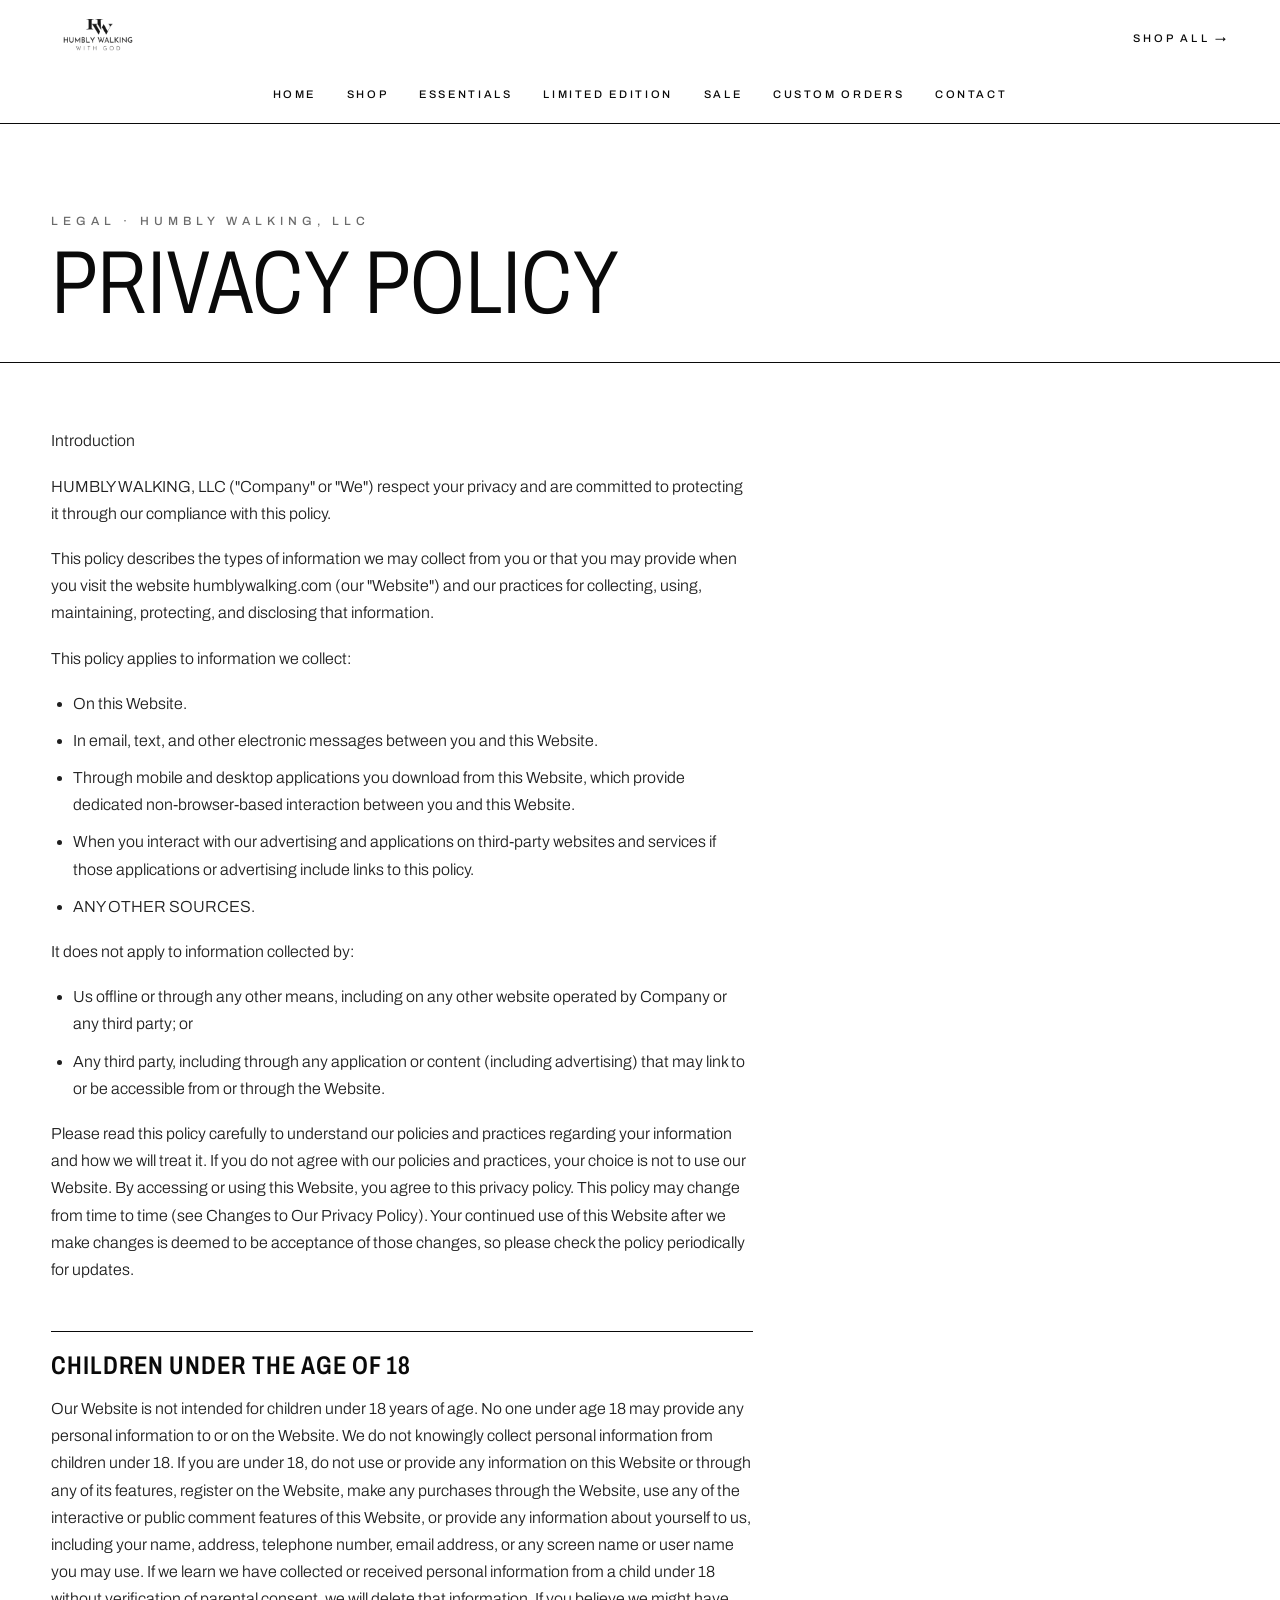
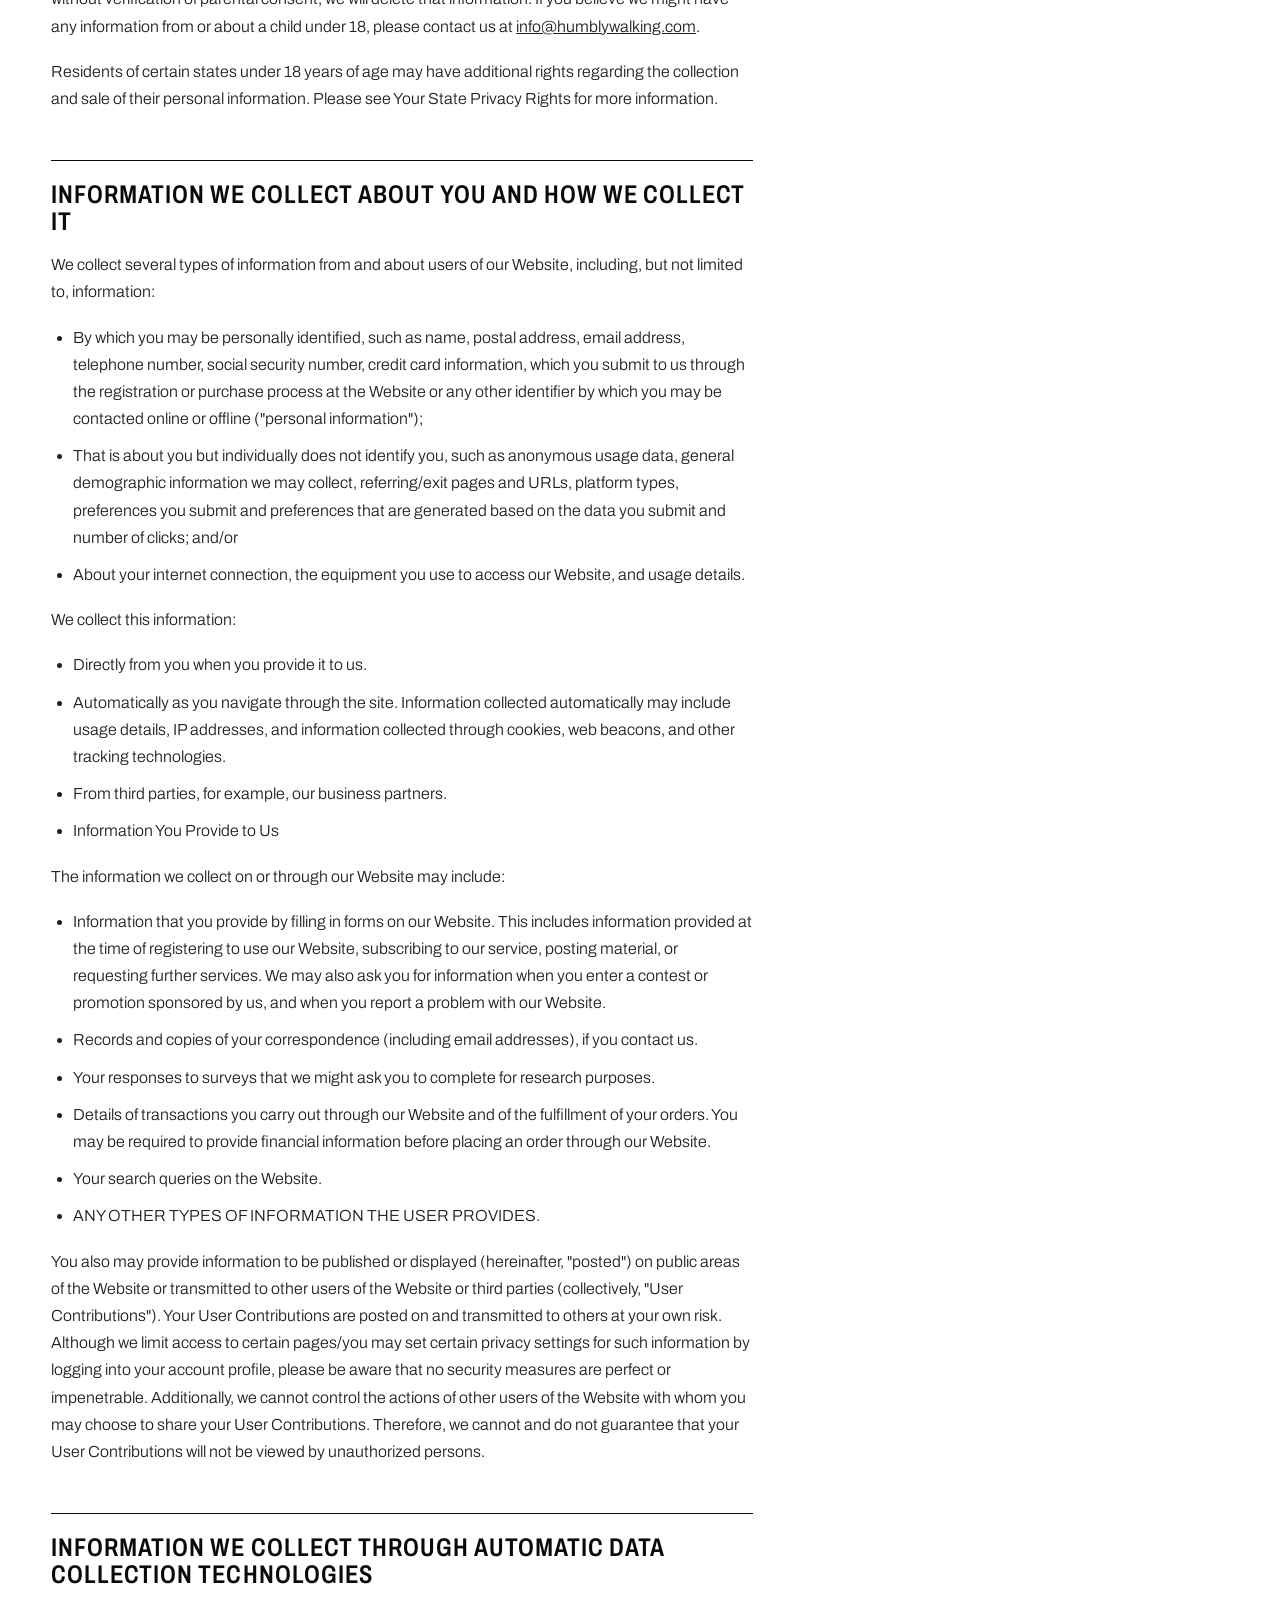
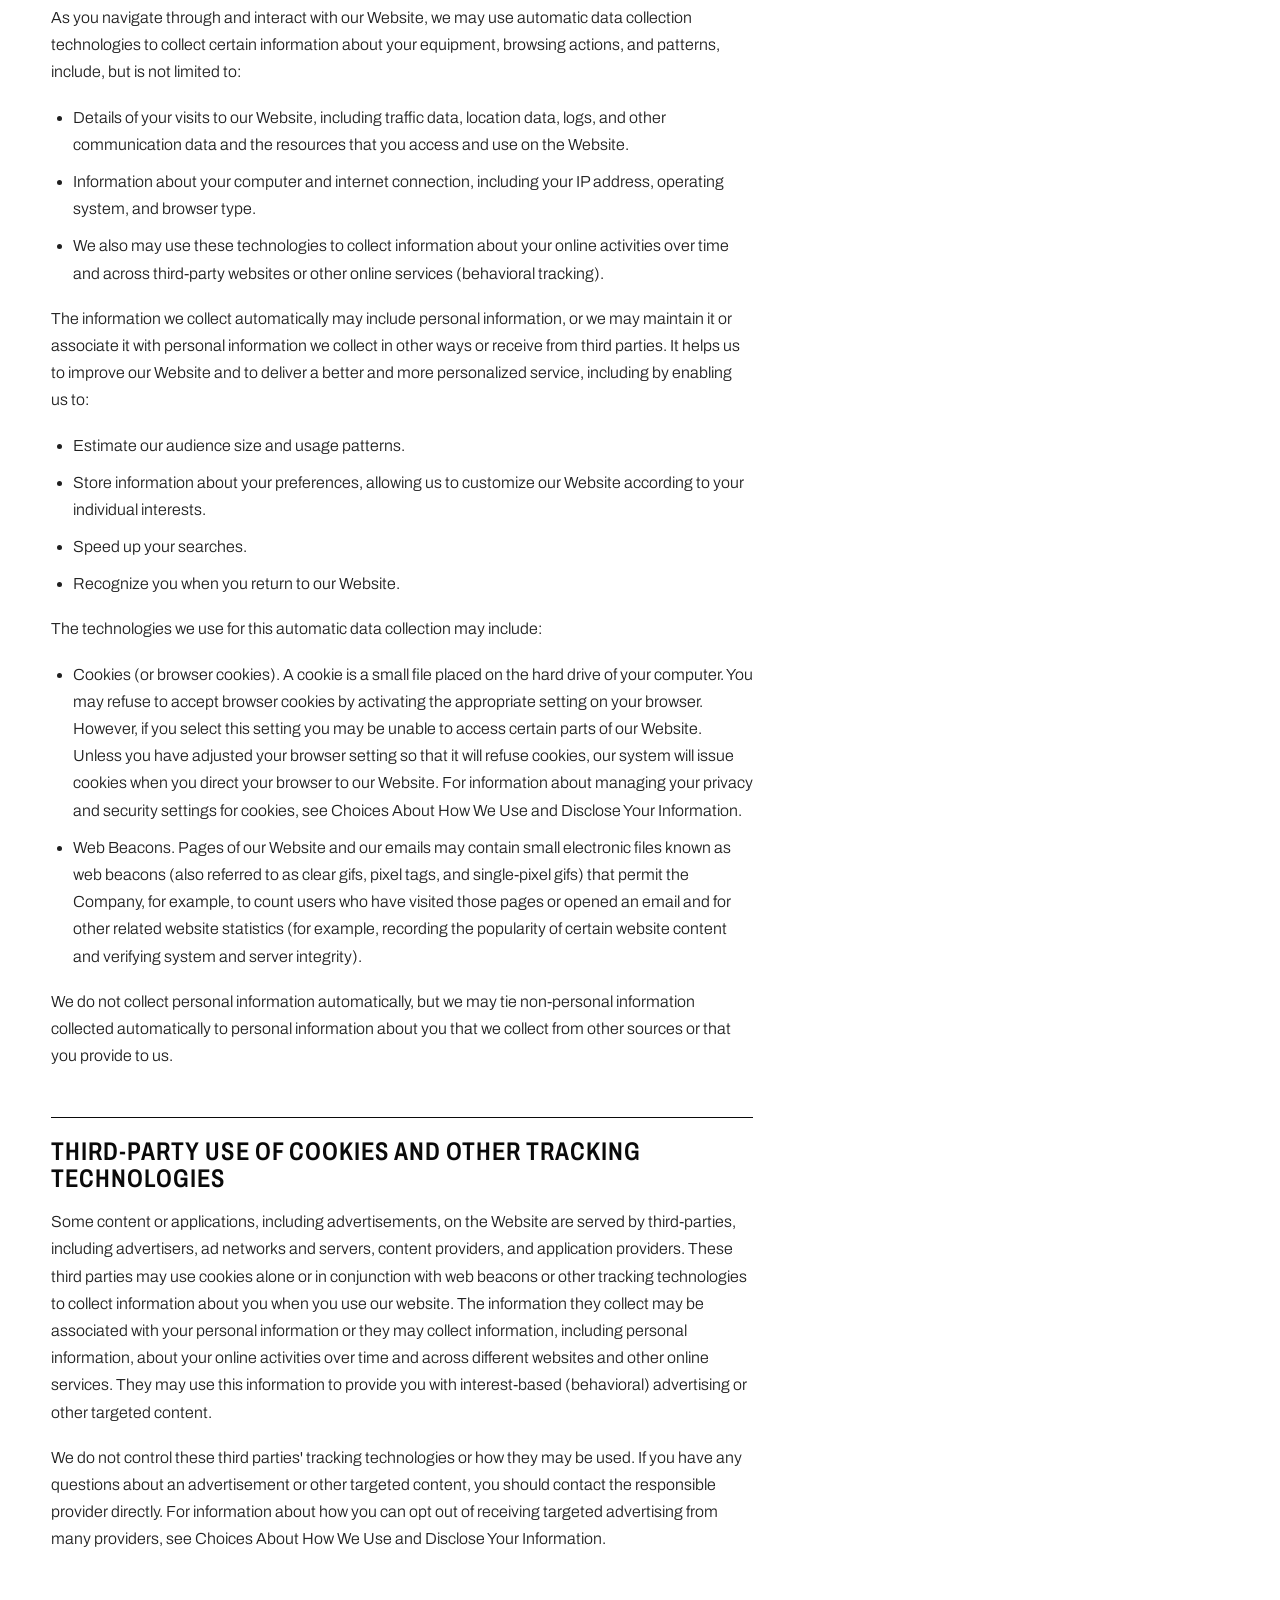
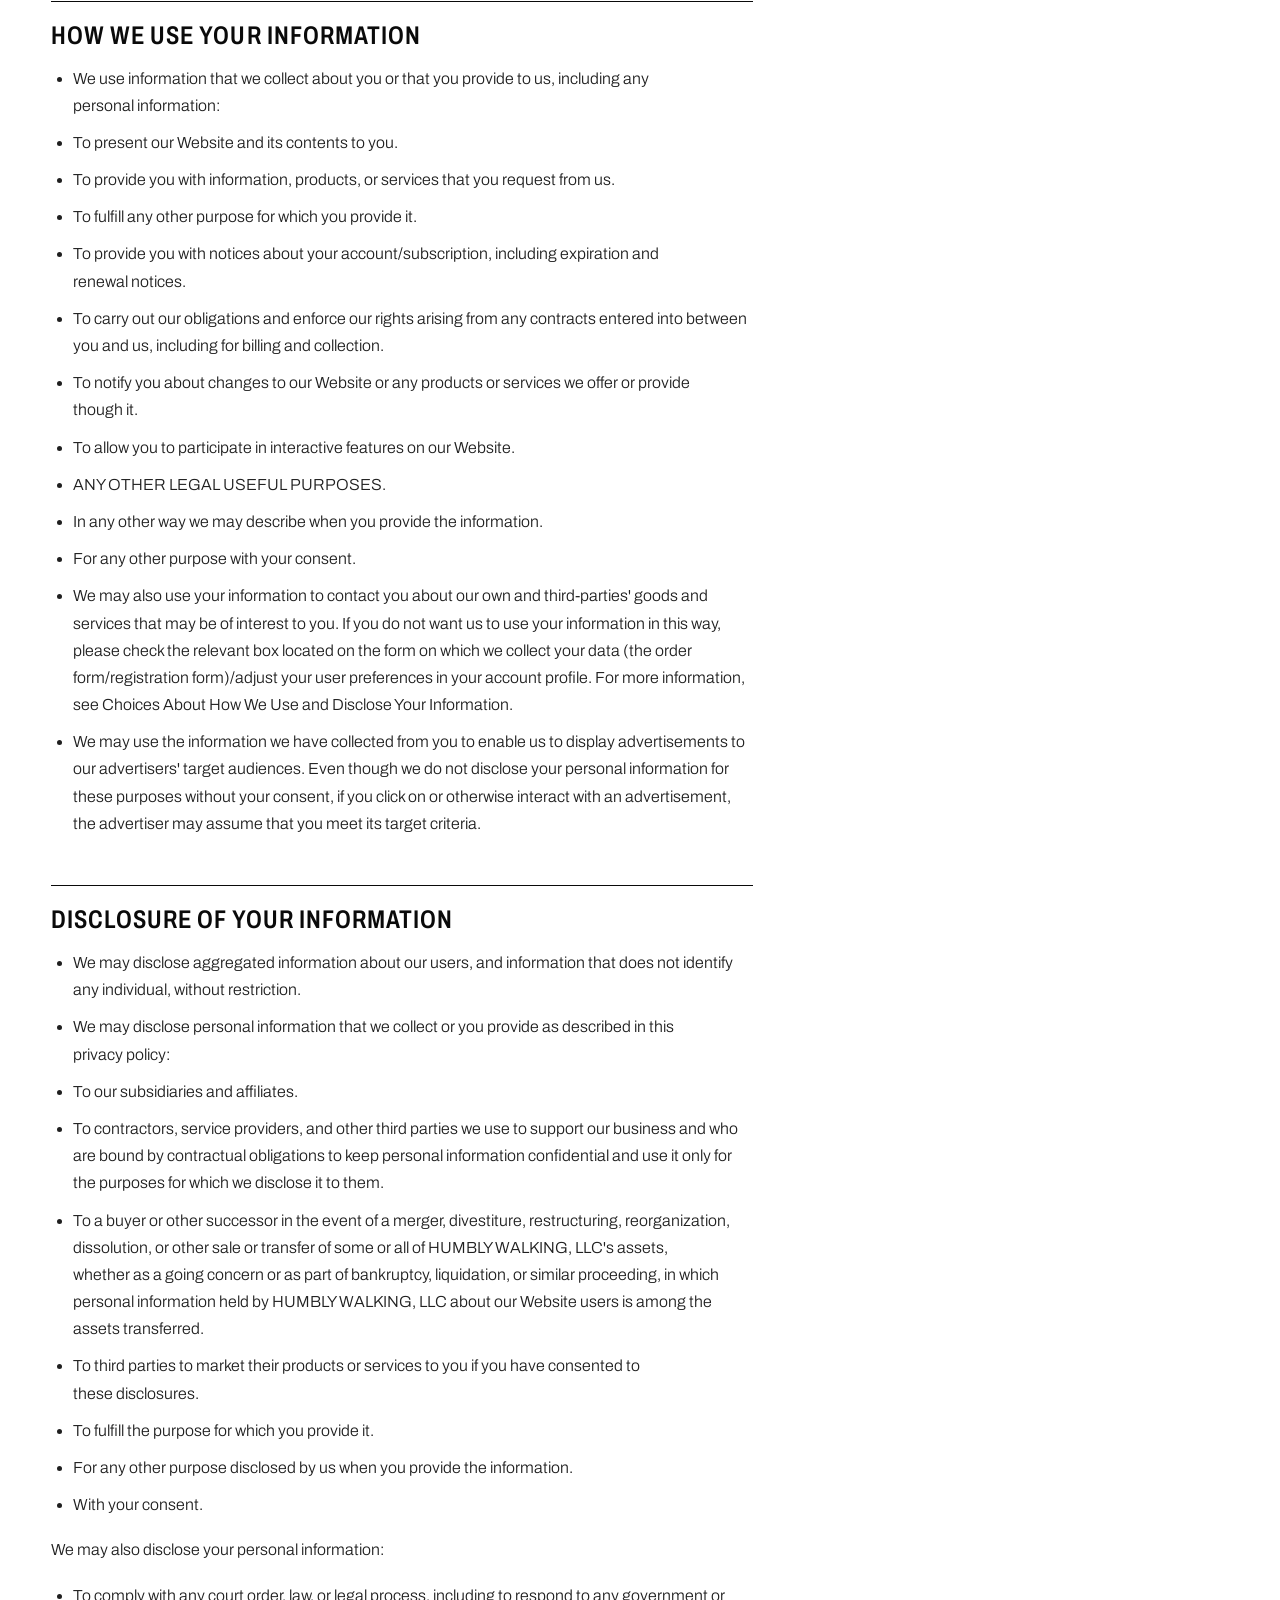
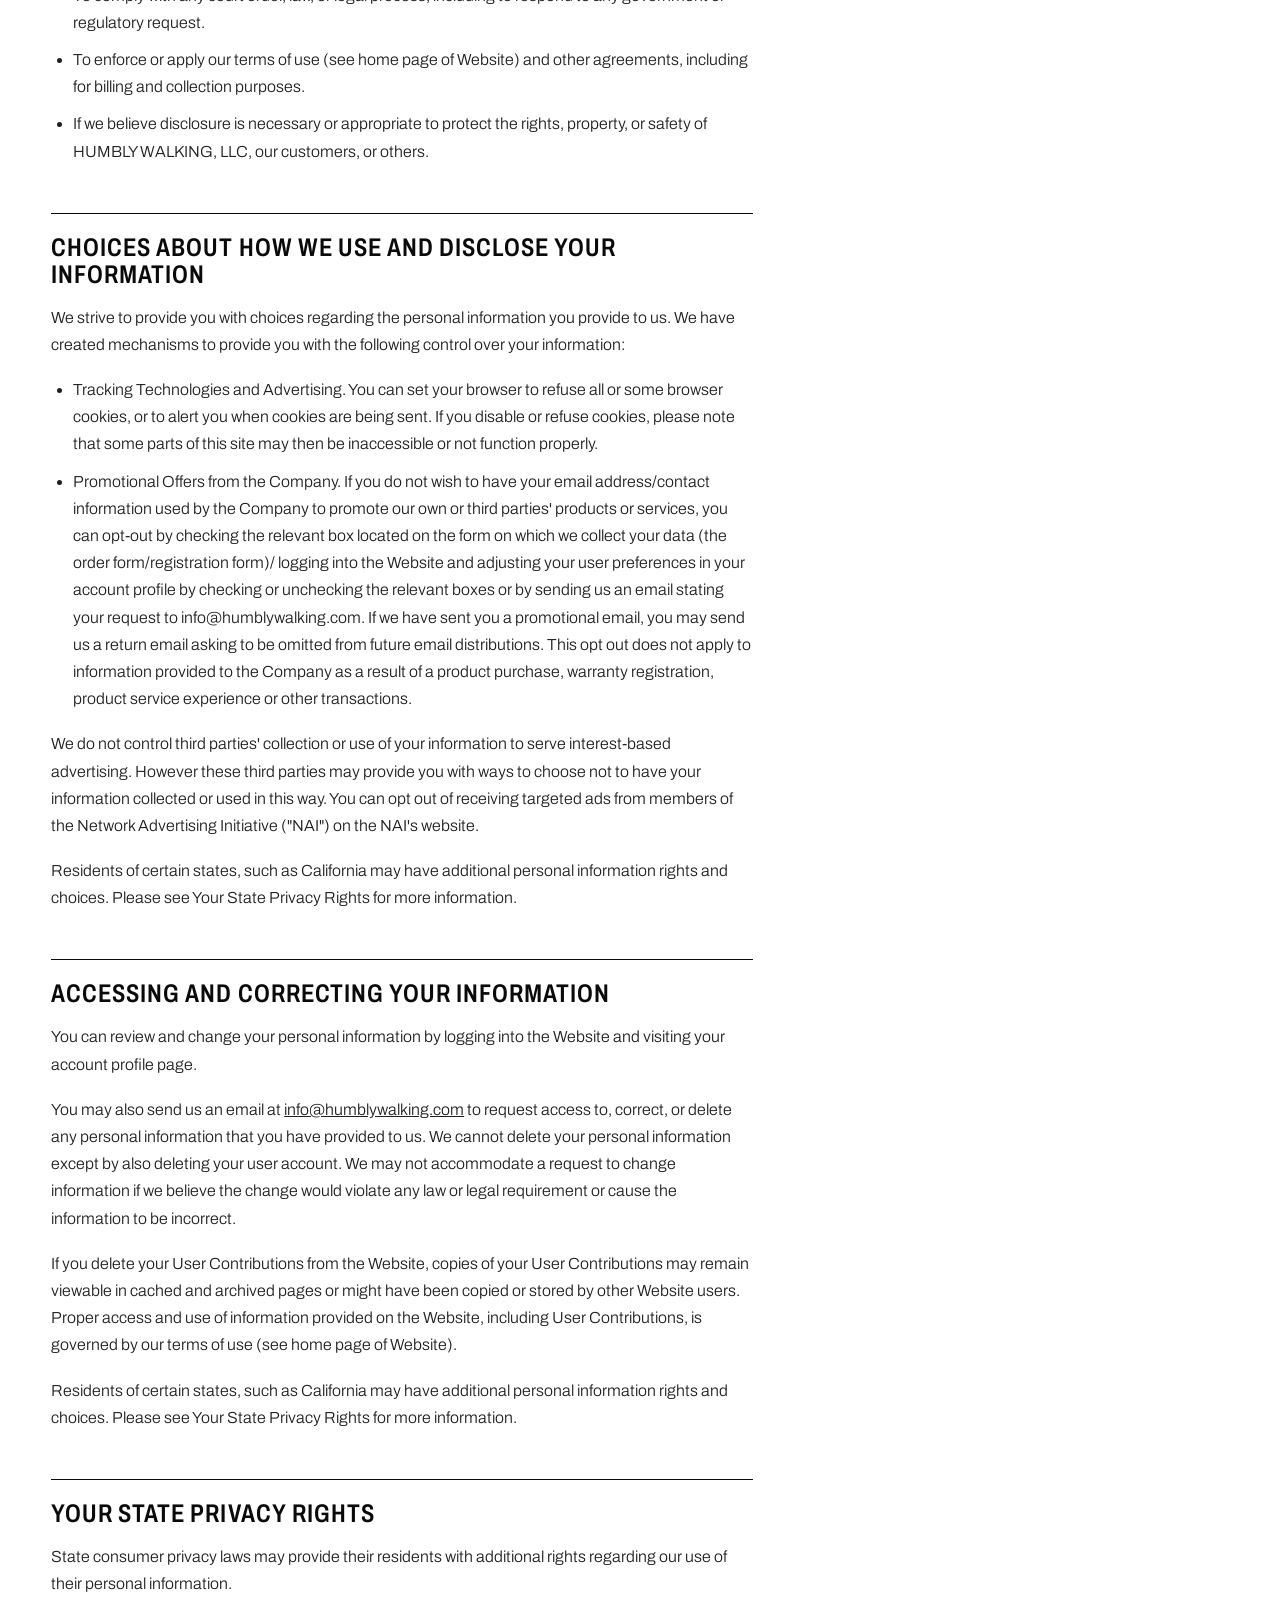
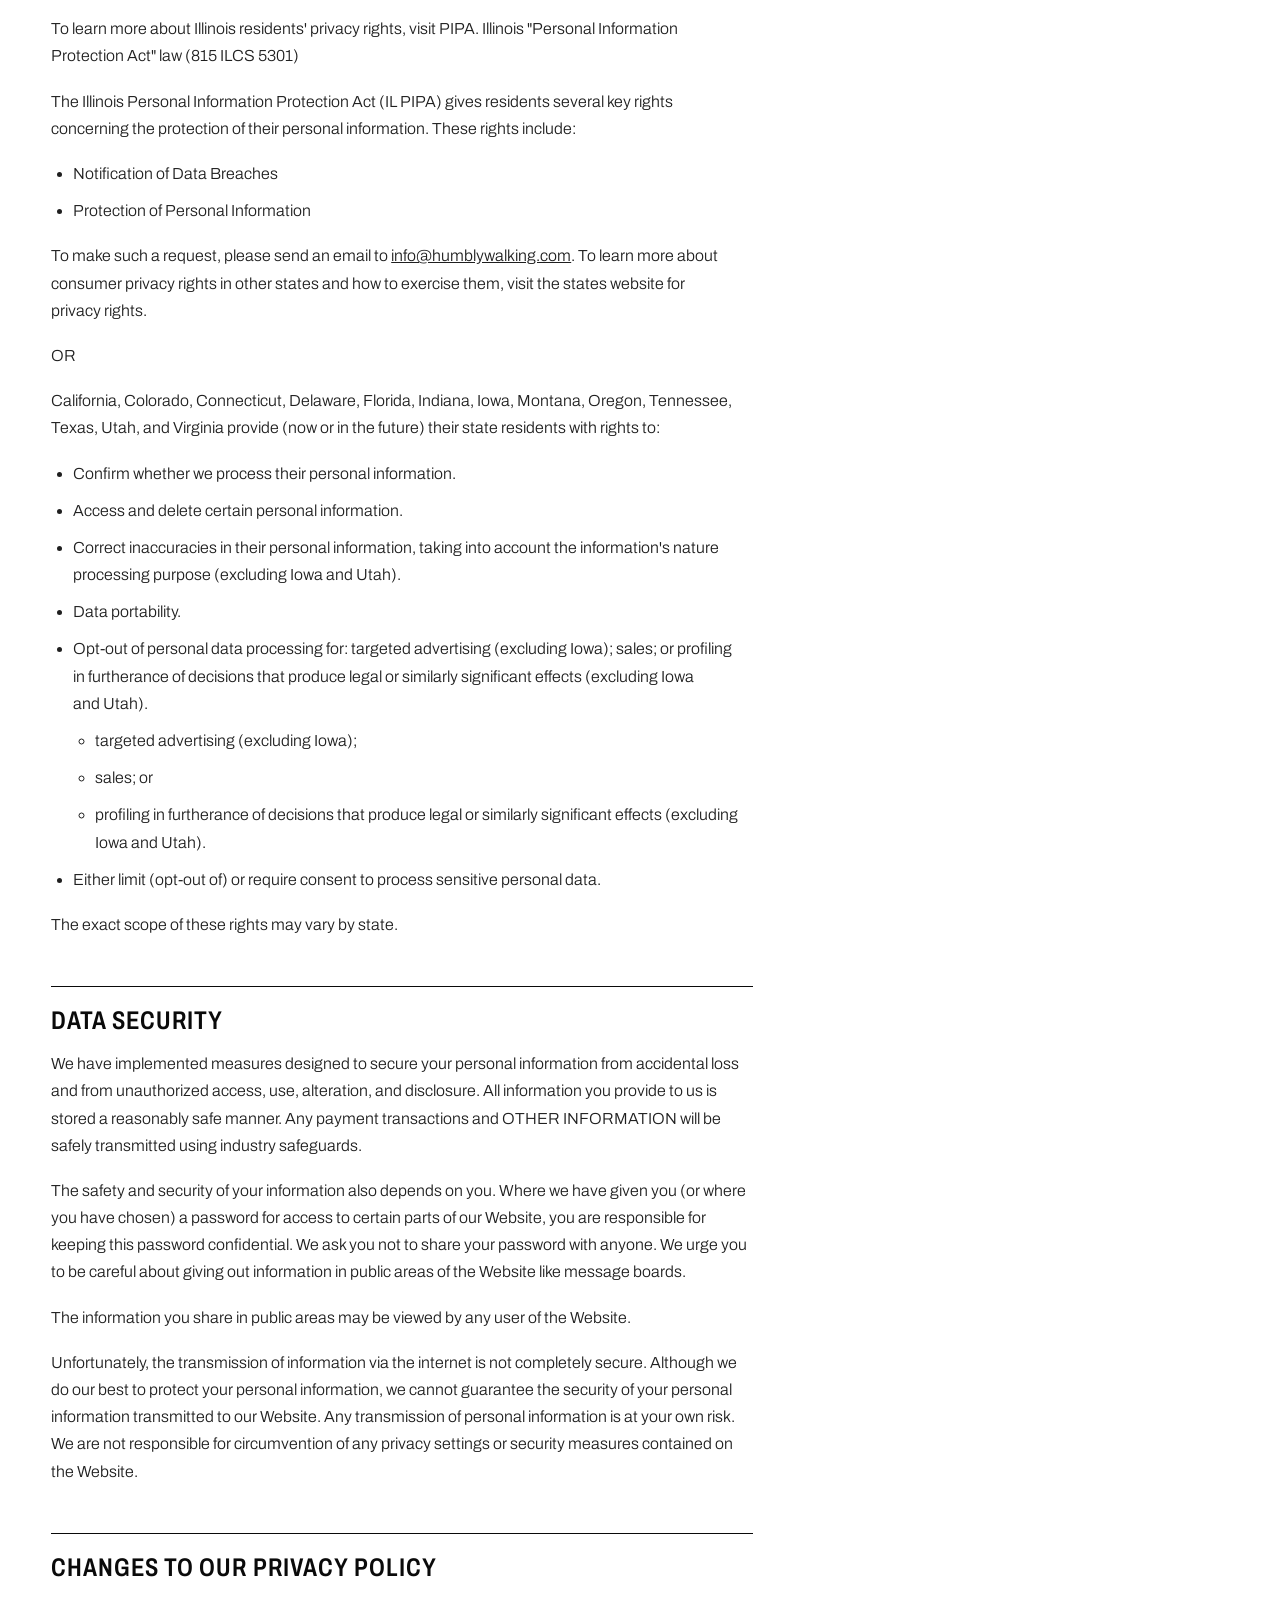
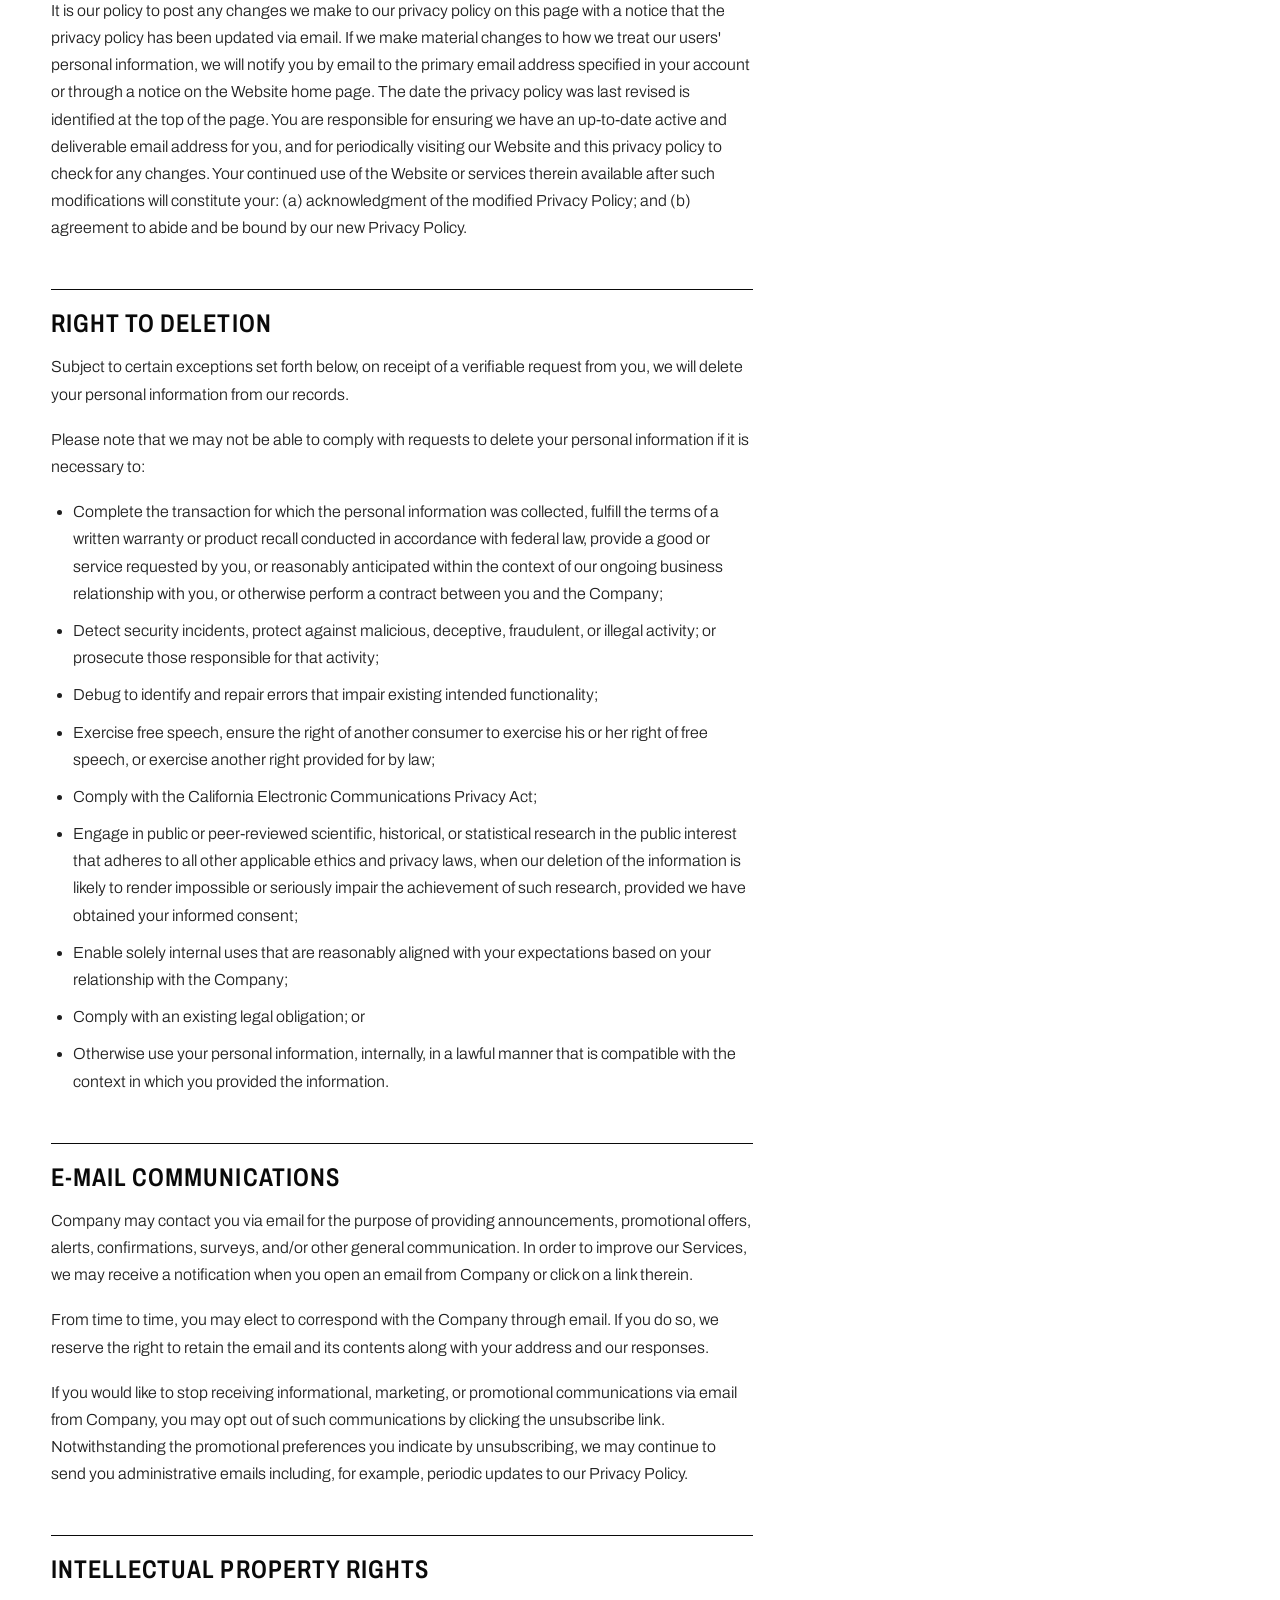
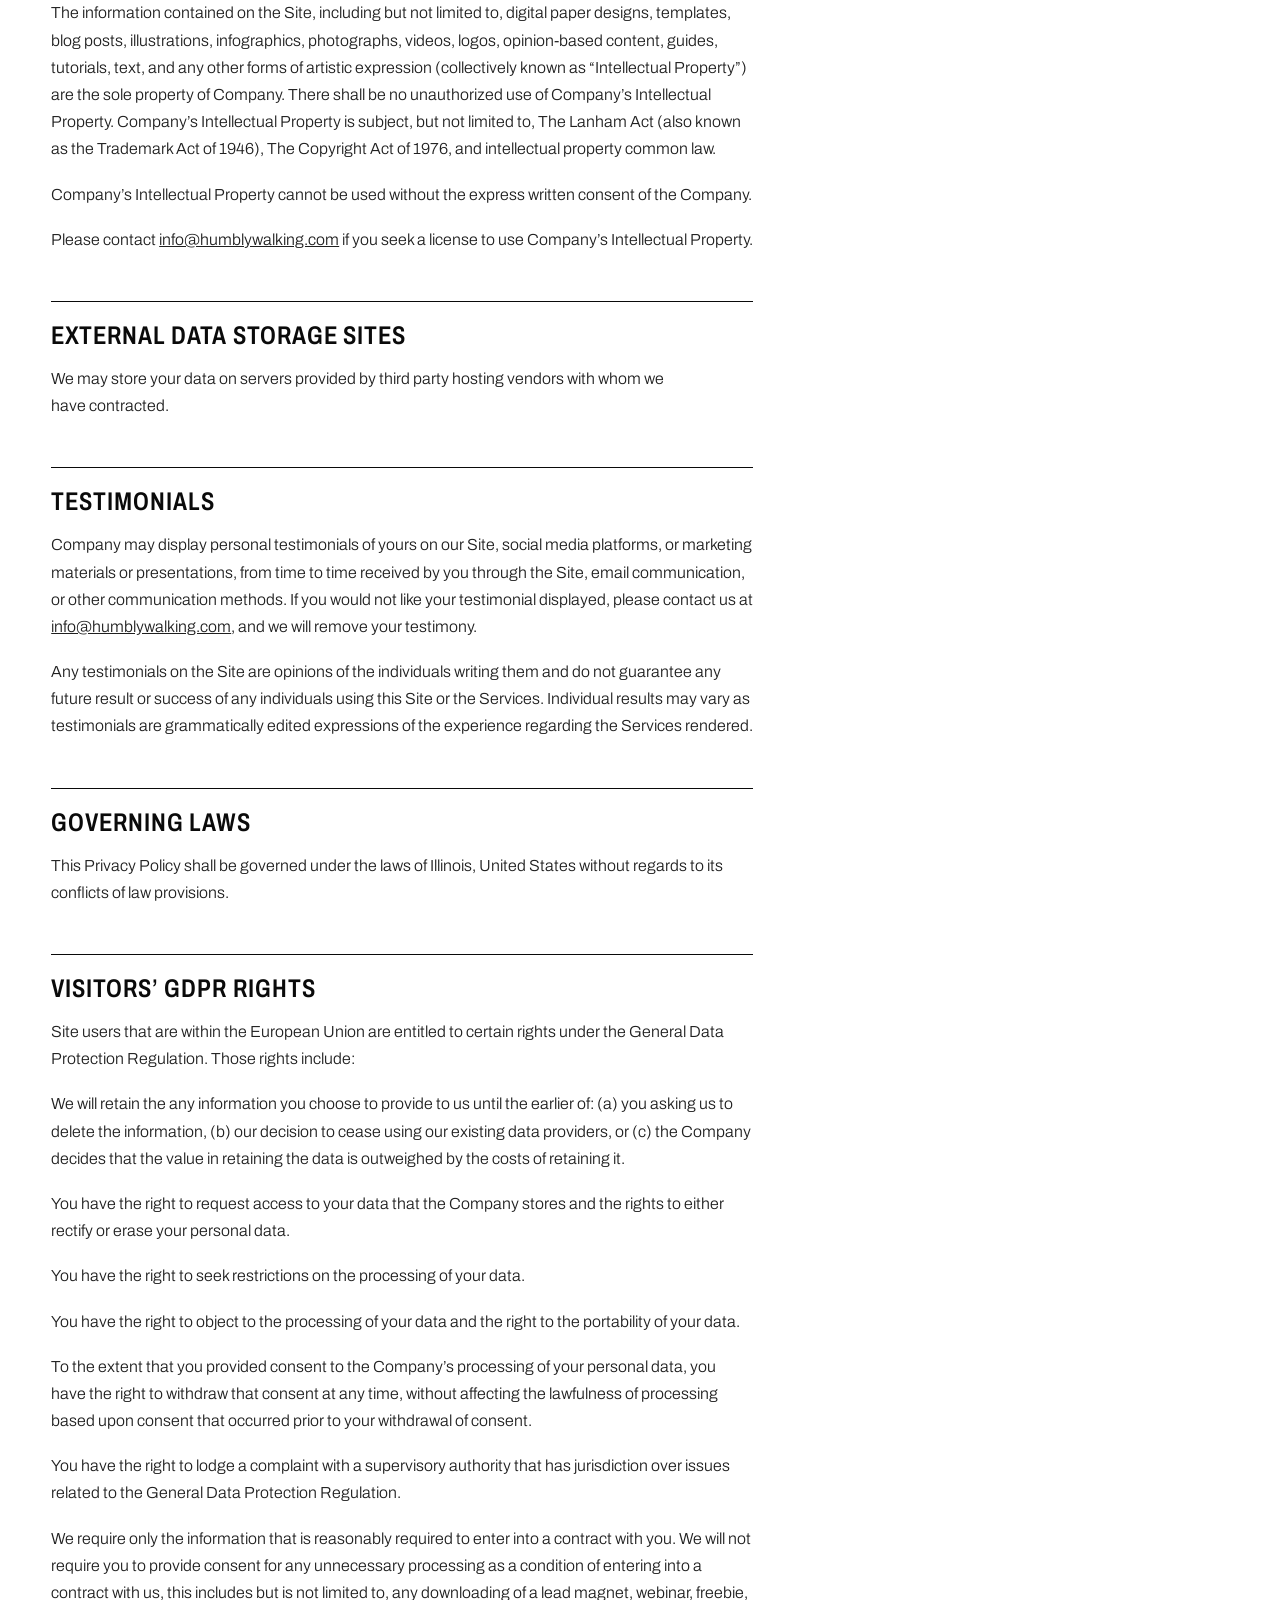
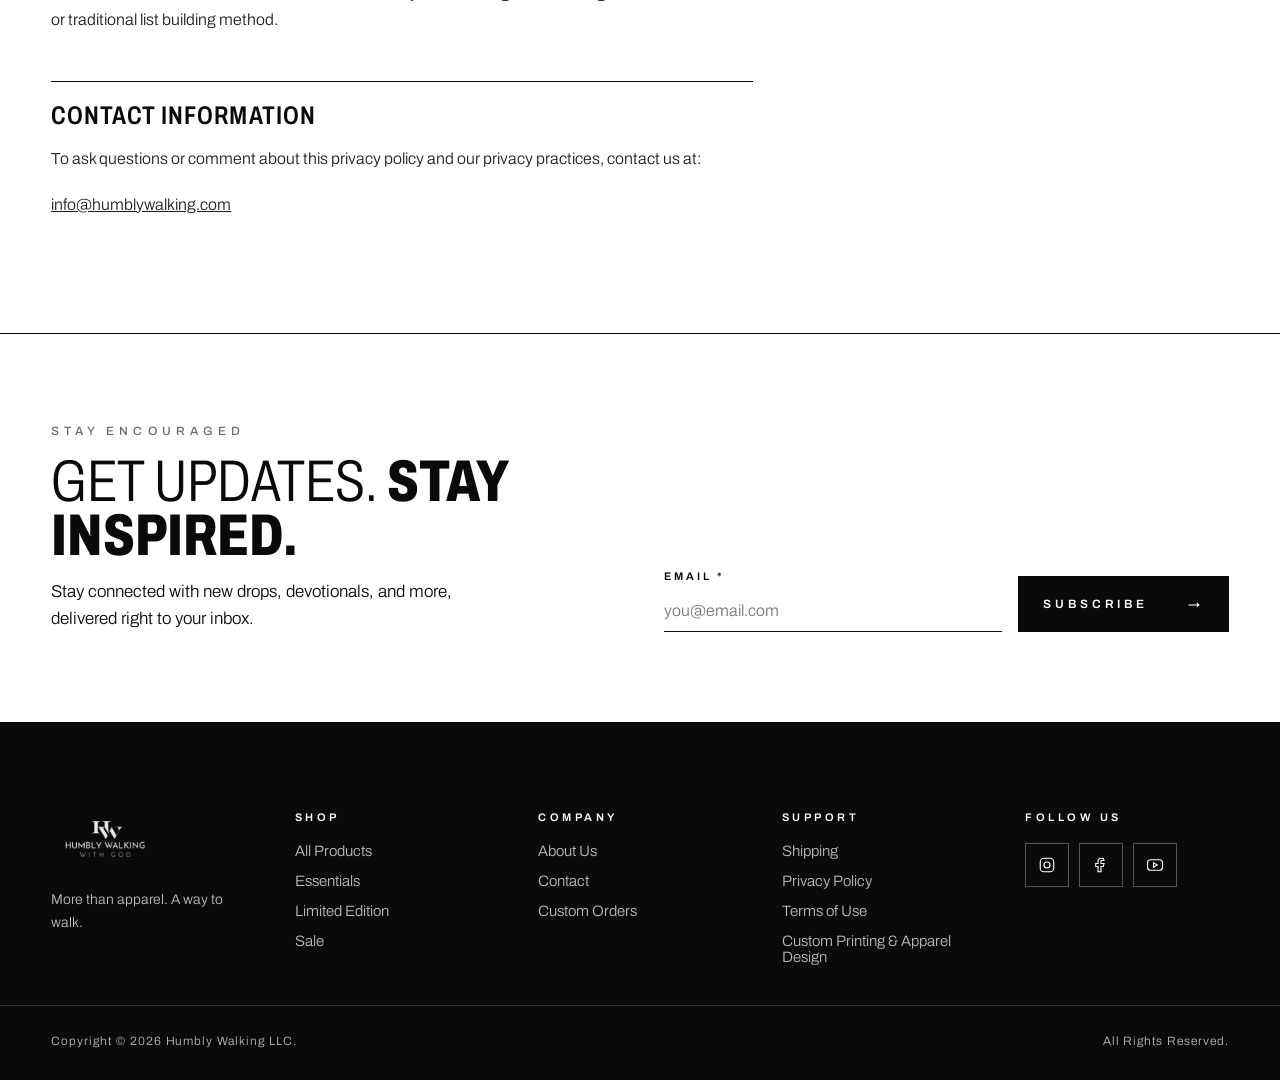
<file: privacy/index.html>
<!DOCTYPE html>
<html lang="en">
<head>
<meta charset="utf-8">
<meta name="viewport" content="width=device-width, initial-scale=1">
<title>Privacy Policy | Humbly Walking with God®</title>
<meta name="description" content="Privacy Policy for Humbly Walking with God® (Humbly Walking, LLC).">
<link rel="icon" href="/assets/images/logo.png">
<link rel="preconnect" href="https://fonts.googleapis.com">
<link rel="preconnect" href="https://fonts.gstatic.com" crossorigin>
<link href="https://fonts.googleapis.com/css2?family=Archivo:wdth,wght@62..125,200..900&display=swap" rel="stylesheet">
<link rel="stylesheet" href="/assets/site.css">
</head>
<body>
<div class="page">
<header class="site-header">
  <div class="wrap">
    <a class="logo" href="/" aria-label="Humbly Walking with God® home"><img src="/assets/images/logo.png" alt="Humbly Walking with God® logo" width="92" height="56"></a>
    <nav class="nav" aria-label="Main">
      <a href="/">Home</a>
      <a href="/shop/">Shop</a>
      <a href="/shop/essentials/">Essentials</a>
      <a href="/shop/limited-edition/">Limited Edition</a>
      <a href="/shop/sale/">Sale</a>
      <a href="/custom-orders/">Custom Orders</a>
      <a href="/contact/">Contact</a>
    </nav>
    <div class="header-tools"><a href="/shop/">Shop All →</a></div>
  </div>
</header>
<main>

<section class="page-head">
  <div class="wrap">
    <p class="kicker">Legal · Humbly Walking, LLC</p>
    <h1 class="cond" style="margin:0;font-size:clamp(48px,7vw,112px);line-height:.88">Privacy Policy</h1>
  </div>
</section>
<section class="wrap">
  <div class="legal">
    <p>Introduction</p>
    <p>HUMBLY WALKING, LLC (&quot;Company&quot; or &quot;We&quot;) respect your privacy and are committed to protecting it through our compliance with this policy.</p>
    <p>This policy describes the types of information we may collect from you or that you may provide when you visit the website humblywalking.com (our &quot;Website&quot;) and our practices for collecting, using, maintaining, protecting, and disclosing that information.</p>
    <p>This policy applies to information we collect:</p>
    <ul><li>On this Website.</li><li>In email, text, and other electronic messages between you and this Website.</li><li>Through mobile and desktop applications you download from this Website, which provide dedicated non-browser-based interaction between you and this Website.</li><li>When you interact with our advertising and applications on third-party websites and services if those applications or advertising include links to this policy.</li><li>ANY OTHER SOURCES.</li></ul>
    <p>It does not apply to information collected by:</p>
    <ul><li>Us offline or through any other means, including on any other website operated by Company or any third party; or</li><li>Any third party, including through any application or content (including advertising) that may link to or be accessible from or through the Website.</li></ul>
    <p>Please read this policy carefully to understand our policies and practices regarding your information and how we will treat it. If you do not agree with our policies and practices, your choice is not to use our Website. By accessing or using this Website, you agree to this privacy policy. This policy may change from time to time (see Changes to Our Privacy Policy). Your continued use of this Website after we make changes is deemed to be acceptance of those changes, so please check the policy periodically for updates.</p>
    <h2>Children Under the Age of 18</h2>
    <p>Our Website is not intended for children under 18 years of age. No one under age 18 may provide any personal information to or on the Website. We do not knowingly collect personal information from children under 18. If you are under 18, do not use or provide any information on this Website or through any of its features, register on the Website, make any purchases through the Website, use any of the interactive or public comment features of this Website, or provide any information about yourself to us, including your name, address, telephone number, email address, or any screen name or user name you may use. If we learn we have collected or received personal information from a child under 18 without verification of parental consent, we will delete that information. If you believe we might have any information from or about a child under 18, please contact us at <a href="mailto:info@humblywalking.com" style="text-decoration:underline">info@humblywalking.com</a>.</p>
    <p>Residents of certain states under 18 years of age may have additional rights regarding the collection and sale of their personal information. Please see Your State Privacy Rights for more information.</p>
    <h2>Information We Collect About You and How We Collect It</h2>
    <p>We collect several types of information from and about users of our Website, including, but not limited to, information:</p>
    <ul><li>By which you may be personally identified, such as name, postal address, email address, telephone number, social security number, credit card information, which you submit to us through the registration or purchase process at the Website or any other identifier by which you may be contacted online or offline (&quot;personal information&quot;);</li><li>That is about you but individually does not identify you, such as anonymous usage data, general demographic information we may collect, referring/exit pages and URLs, platform types, preferences you submit and preferences that are generated based on the data you submit and number of clicks; and/or</li><li>About your internet connection, the equipment you use to access our Website, and usage details.</li></ul>
    <p>We collect this information:</p>
    <ul><li>Directly from you when you provide it to us.</li><li>Automatically as you navigate through the site. Information collected automatically may include usage details, IP addresses, and information collected through cookies, web beacons, and other tracking technologies.</li><li>From third parties, for example, our business partners.</li><li>Information You Provide to Us</li></ul>
    <p>The information we collect on or through our Website may include:</p>
    <ul><li>Information that you provide by filling in forms on our Website. This includes information provided at the time of registering to use our Website, subscribing to our service, posting material, or requesting further services. We may also ask you for information when you enter a contest or promotion sponsored by us, and when you report a problem with our Website.</li><li>Records and copies of your correspondence (including email addresses), if you contact us.</li><li>Your responses to surveys that we might ask you to complete for research purposes.</li><li>Details of transactions you carry out through our Website and of the fulfillment of your orders. You may be required to provide financial information before placing an order through our Website.</li><li>Your search queries on the Website.</li><li>ANY OTHER TYPES OF INFORMATION THE USER PROVIDES.</li></ul>
    <p>You also may provide information to be published or displayed (hereinafter, &quot;posted&quot;) on public areas of the Website or transmitted to other users of the Website or third parties (collectively, &quot;User Contributions&quot;). Your User Contributions are posted on and transmitted to others at your own risk. Although we limit access to certain pages/you may set certain privacy settings for such information by logging into your account profile, please be aware that no security measures are perfect or impenetrable. Additionally, we cannot control the actions of other users of the Website with whom you may choose to share your User Contributions. Therefore, we cannot and do not guarantee that your User Contributions will not be viewed by unauthorized persons.</p>
    <h2>Information We Collect Through Automatic Data Collection Technologies</h2>
    <p>As you navigate through and interact with our Website, we may use automatic data collection technologies to collect certain information about your equipment, browsing actions, and patterns, include, but is not limited to:</p>
    <ul><li>Details of your visits to our Website, including traffic data, location data, logs, and other communication data and the resources that you access and use on the Website.</li><li>Information about your computer and internet connection, including your IP address, operating system, and browser type.</li><li>We also may use these technologies to collect information about your online activities over time and across third-party websites or other online services (behavioral tracking).</li></ul>
    <p>The information we collect automatically may include personal information, or we may maintain it or associate it with personal information we collect in other ways or receive from third parties. It helps us to improve our Website and to deliver a better and more personalized service, including by enabling us to:</p>
    <ul><li>Estimate our audience size and usage patterns.</li><li>Store information about your preferences, allowing us to customize our Website according to your individual interests.</li><li>Speed up your searches.</li><li>Recognize you when you return to our Website.</li></ul>
    <p>The technologies we use for this automatic data collection may include:</p>
    <ul><li>Cookies (or browser cookies). A cookie is a small file placed on the hard drive of your computer. You may refuse to accept browser cookies by activating the appropriate setting on your browser. However, if you select this setting you may be unable to access certain parts of our Website. Unless you have adjusted your browser setting so that it will refuse cookies, our system will issue cookies when you direct your browser to our Website. For information about managing your privacy and security settings for cookies, see Choices About How We Use and Disclose Your Information.</li><li>Web Beacons. Pages of our Website and our emails may contain small electronic files known as web beacons (also referred to as clear gifs, pixel tags, and single-pixel gifs) that permit the Company, for example, to count users who have visited those pages or opened an email and for other related website statistics (for example, recording the popularity of certain website content and verifying system and server integrity).</li></ul>
    <p>We do not collect personal information automatically, but we may tie non-personal information collected automatically to personal information about you that we collect from other sources or that you provide to us.</p>
    <h2>Third-Party Use of Cookies and Other Tracking Technologies</h2>
    <p>Some content or applications, including advertisements, on the Website are served by third-parties, including advertisers, ad networks and servers, content providers, and application providers. These third parties may use cookies alone or in conjunction with web beacons or other tracking technologies to collect information about you when you use our website. The information they collect may be associated with your personal information or they may collect information, including personal information, about your online activities over time and across different websites and other online services. They may use this information to provide you with interest-based (behavioral) advertising or other targeted content.</p>
    <p>We do not control these third parties&#x27; tracking technologies or how they may be used. If you have any questions about an advertisement or other targeted content, you should contact the responsible provider directly. For information about how you can opt out of receiving targeted advertising from many providers, see Choices About How We Use and Disclose Your Information.</p>
    <h2>How We Use Your Information</h2>
    <ul><li>We use information that we collect about you or that you provide to us, including any personal information:</li><li>To present our Website and its contents to you.</li><li>To provide you with information, products, or services that you request from us.</li><li>To fulfill any other purpose for which you provide it.</li><li>To provide you with notices about your account/subscription, including expiration and renewal notices.</li><li>To carry out our obligations and enforce our rights arising from any contracts entered into between you and us, including for billing and collection.</li><li>To notify you about changes to our Website or any products or services we offer or provide though it.</li><li>To allow you to participate in interactive features on our Website.</li><li>ANY OTHER LEGAL USEFUL PURPOSES.</li><li>In any other way we may describe when you provide the information.</li><li>For any other purpose with your consent.</li><li>We may also use your information to contact you about our own and third-parties&#x27; goods and services that may be of interest to you. If you do not want us to use your information in this way, please check the relevant box located on the form on which we collect your data (the order form/registration form)/adjust your user preferences in your account profile. For more information, see Choices About How We Use and Disclose Your Information.</li><li>We may use the information we have collected from you to enable us to display advertisements to our advertisers&#x27; target audiences. Even though we do not disclose your personal information for these purposes without your consent, if you click on or otherwise interact with an advertisement, the advertiser may assume that you meet its target criteria.</li></ul>
    <h2>Disclosure of Your Information</h2>
    <ul><li>We may disclose aggregated information about our users, and information that does not identify any individual, without restriction.</li><li>We may disclose personal information that we collect or you provide as described in this privacy policy:</li><li>To our subsidiaries and affiliates.</li><li>To contractors, service providers, and other third parties we use to support our business and who are bound by contractual obligations to keep personal information confidential and use it only for the purposes for which we disclose it to them.</li><li>To a buyer or other successor in the event of a merger, divestiture, restructuring, reorganization, dissolution, or other sale or transfer of some or all of HUMBLY WALKING, LLC&#x27;s assets, whether as a going concern or as part of bankruptcy, liquidation, or similar proceeding, in which personal information held by HUMBLY WALKING, LLC about our Website users is among the assets transferred.</li><li>To third parties to market their products or services to you if you have consented to these disclosures.</li><li>To fulfill the purpose for which you provide it.</li><li>For any other purpose disclosed by us when you provide the information.</li><li>With your consent.</li></ul>
    <p>We may also disclose your personal information:</p>
    <ul><li>To comply with any court order, law, or legal process, including to respond to any government or regulatory request.</li><li>To enforce or apply our terms of use (see home page of Website) and other agreements, including for billing and collection purposes.</li><li>If we believe disclosure is necessary or appropriate to protect the rights, property, or safety of HUMBLY WALKING, LLC, our customers, or others.</li></ul>
    <h2>Choices About How We Use and Disclose Your Information</h2>
    <p>We strive to provide you with choices regarding the personal information you provide to us. We have created mechanisms to provide you with the following control over your information:</p>
    <ul><li>Tracking Technologies and Advertising. You can set your browser to refuse all or some browser cookies, or to alert you when cookies are being sent. If you disable or refuse cookies, please note that some parts of this site may then be inaccessible or not function properly.</li><li>Promotional Offers from the Company. If you do not wish to have your email address/contact information used by the Company to promote our own or third parties&#x27; products or services, you can opt-out by checking the relevant box located on the form on which we collect your data (the order form/registration form)/ logging into the Website and adjusting your user preferences in your account profile by checking or unchecking the relevant boxes or by sending us an email stating your request to info@humblywalking.com. If we have sent you a promotional email, you may send us a return email asking to be omitted from future email distributions. This opt out does not apply to information provided to the Company as a result of a product purchase, warranty registration, product service experience or other transactions.</li></ul>
    <p>We do not control third parties&#x27; collection or use of your information to serve interest-based advertising. However these third parties may provide you with ways to choose not to have your information collected or used in this way. You can opt out of receiving targeted ads from members of the Network Advertising Initiative (&quot;NAI&quot;) on the NAI&#x27;s website.</p>
    <p>Residents of certain states, such as California may have additional personal information rights and choices. Please see Your State Privacy Rights for more information.</p>
    <h2>Accessing and Correcting Your Information</h2>
    <p>You can review and change your personal information by logging into the Website and visiting your account profile page.</p>
    <p>You may also send us an email at <a href="mailto:info@humblywalking.com" style="text-decoration:underline">info@humblywalking.com</a> to request access to, correct, or delete any personal information that you have provided to us. We cannot delete your personal information except by also deleting your user account. We may not accommodate a request to change information if we believe the change would violate any law or legal requirement or cause the information to be incorrect.</p>
    <p>If you delete your User Contributions from the Website, copies of your User Contributions may remain viewable in cached and archived pages or might have been copied or stored by other Website users. Proper access and use of information provided on the Website, including User Contributions, is governed by our terms of use (see home page of Website).</p>
    <p>Residents of certain states, such as California may have additional personal information rights and choices. Please see Your State Privacy Rights for more information.</p>
    <h2>Your State Privacy Rights</h2>
    <p>State consumer privacy laws may provide their residents with additional rights regarding our use of their personal information.</p>
    <p>To learn more about Illinois residents&#x27; privacy rights, visit PIPA. Illinois &quot;Personal Information Protection Act&quot; law (815 ILCS 5301)</p>
    <p>The Illinois Personal Information Protection Act (IL PIPA) gives residents several key rights concerning the protection of their personal information. These rights include:</p>
    <ul><li>Notification of Data Breaches</li><li>Protection of Personal Information</li></ul>
    <p>To make such a request, please send an email to <a href="mailto:info@humblywalking.com" style="text-decoration:underline">info@humblywalking.com</a>. To learn more about consumer privacy rights in other states and how to exercise them, visit the states website for privacy rights.</p>
    <p>OR</p>
    <p>California, Colorado, Connecticut, Delaware, Florida, Indiana, Iowa, Montana, Oregon, Tennessee, Texas, Utah, and Virginia provide (now or in the future) their state residents with rights to:</p>
    <ul><li>Confirm whether we process their personal information.</li><li>Access and delete certain personal information.</li><li>Correct inaccuracies in their personal information, taking into account the information&#x27;s nature processing purpose (excluding Iowa and Utah).</li><li>Data portability.</li><li>Opt-out of personal data processing for:
targeted advertising (excluding Iowa);
sales; or
profiling in furtherance of decisions that produce legal or similarly significant effects (excluding Iowa and Utah).<ul><li>targeted advertising (excluding Iowa);</li><li>sales; or</li><li>profiling in furtherance of decisions that produce legal or similarly significant effects (excluding Iowa and Utah).</li></ul></li><li>Either limit (opt-out of) or require consent to process sensitive personal data.</li></ul>
    <p>The exact scope of these rights may vary by state.</p>
    <h2>Data Security</h2>
    <p>We have implemented measures designed to secure your personal information from accidental loss and from unauthorized access, use, alteration, and disclosure. All information you provide to us is stored a reasonably safe manner. Any payment transactions and OTHER INFORMATION will be safely transmitted using industry safeguards.</p>
    <p>The safety and security of your information also depends on you. Where we have given you (or where you have chosen) a password for access to certain parts of our Website, you are responsible for keeping this password confidential. We ask you not to share your password with anyone. We urge you to be careful about giving out information in public areas of the Website like message boards.</p>
    <p>The information you share in public areas may be viewed by any user of the Website.</p>
    <p>Unfortunately, the transmission of information via the internet is not completely secure. Although we do our best to protect your personal information, we cannot guarantee the security of your personal information transmitted to our Website. Any transmission of personal information is at your own risk. We are not responsible for circumvention of any privacy settings or security measures contained on the Website.</p>
    <h2>Changes to Our Privacy Policy</h2>
    <p>It is our policy to post any changes we make to our privacy policy on this page with a notice that the privacy policy has been updated via email. If we make material changes to how we treat our users&#x27; personal information, we will notify you by email to the primary email address specified in your account or through a notice on the Website home page. The date the privacy policy was last revised is identified at the top of the page. You are responsible for ensuring we have an up-to-date active and deliverable email address for you, and for periodically visiting our Website and this privacy policy to check for any changes. Your continued use of the Website or services therein available after such modifications will constitute your: (a) acknowledgment of the modified Privacy Policy; and (b) agreement to abide and be bound by our new Privacy Policy.</p>
    <h2>Right to Deletion</h2>
    <p>Subject to certain exceptions set forth below, on receipt of a verifiable request from you, we will delete your personal information from our records.</p>
    <p>Please note that we may not be able to comply with requests to delete your personal information if it is necessary to:</p>
    <ul><li>Complete the transaction for which the personal information was collected, fulfill the terms of a written warranty or product recall conducted in accordance with federal law, provide a good or service requested by you, or reasonably anticipated within the context of our ongoing business relationship with you, or otherwise perform a contract between you and the Company;</li><li>Detect security incidents, protect against malicious, deceptive, fraudulent, or illegal activity; or prosecute those responsible for that activity;</li><li>Debug to identify and repair errors that impair existing intended functionality;</li><li>Exercise free speech, ensure the right of another consumer to exercise his or her right of free speech, or exercise another right provided for by law;</li><li>Comply with the California Electronic Communications Privacy Act;</li><li>Engage in public or peer-reviewed scientific, historical, or statistical research in the public interest that adheres to all other applicable ethics and privacy laws, when our deletion of the information is likely to render impossible or seriously impair the achievement of such research, provided we have obtained your informed consent;</li><li>Enable solely internal uses that are reasonably aligned with your expectations based on your relationship with the Company;</li><li>Comply with an existing legal obligation; or</li><li>Otherwise use your personal information, internally, in a lawful manner that is compatible with the context in which you provided the information.</li></ul>
    <h2>E-mail Communications</h2>
    <p>Company may contact you via email for the purpose of providing announcements, promotional offers, alerts, confirmations, surveys, and/or other general communication. In order to improve our Services, we may receive a notification when you open an email from Company or click on a link therein.</p>
    <p>From time to time, you may elect to correspond with the Company through email. If you do so, we reserve the right to retain the email and its contents along with your address and our responses.</p>
    <p>If you would like to stop receiving informational, marketing, or promotional communications via email from Company, you may opt out of such communications by clicking the unsubscribe link. Notwithstanding the promotional preferences you indicate by unsubscribing, we may continue to send you administrative emails including, for example, periodic updates to our Privacy Policy.</p>
    <h2>Intellectual Property Rights</h2>
    <p>The information contained on the Site, including but not limited to, digital paper designs, templates, blog posts, illustrations, infographics, photographs, videos, logos, opinion-based content, guides, tutorials, text, and any other forms of artistic expression (collectively known as “Intellectual Property”) are the sole property of Company. There shall be no unauthorized use of Company’s Intellectual Property. Company’s Intellectual Property is subject, but not limited to, The Lanham Act (also known as the Trademark Act of 1946), The Copyright Act of 1976, and intellectual property common law.</p>
    <p>Company’s Intellectual Property cannot be used without the express written consent of the Company.</p>
    <p>Please contact <a href="mailto:info@humblywalking.com" style="text-decoration:underline">info@humblywalking.com</a> if you seek a license to use Company’s Intellectual Property.</p>
    <h2>External Data Storage Sites</h2>
    <p>We may store your data on servers provided by third party hosting vendors with whom we have contracted.</p>
    <h2>Testimonials</h2>
    <p>Company may display personal testimonials of yours on our Site, social media platforms, or marketing materials or presentations, from time to time received by you through the Site, email communication, or other communication methods. If you would not like your testimonial displayed, please contact us at <a href="mailto:info@humblywalking.com" style="text-decoration:underline">info@humblywalking.com</a>, and we will remove your testimony.</p>
    <p>Any testimonials on the Site are opinions of the individuals writing them and do not guarantee any future result or success of any individuals using this Site or the Services. Individual results may vary as testimonials are grammatically edited expressions of the experience regarding the Services rendered.</p>
    <h2>Governing Laws</h2>
    <p>This Privacy Policy shall be governed under the laws of Illinois, United States without regards to its conflicts of law provisions.</p>
    <h2>Visitors’ GDPR Rights</h2>
    <p>Site users that are within the European Union are entitled to certain rights under the General Data Protection Regulation. Those rights include:</p>
    <p>We will retain the any information you choose to provide to us until the earlier of: (a) you asking us to delete the information, (b) our decision to cease using our existing data providers, or (c) the Company decides that the value in retaining the data is outweighed by the costs of retaining it.</p>
    <p>You have the right to request access to your data that the Company stores and the rights to either rectify or erase your personal data.</p>
    <p>You have the right to seek restrictions on the processing of your data.</p>
    <p>You have the right to object to the processing of your data and the right to the portability of your data.</p>
    <p>To the extent that you provided consent to the Company’s processing of your personal data, you have the right to withdraw that consent at any time, without affecting the lawfulness of processing based upon consent that occurred prior to your withdrawal of consent.</p>
    <p>You have the right to lodge a complaint with a supervisory authority that has jurisdiction over issues related to the General Data Protection Regulation.</p>
    <p>We require only the information that is reasonably required to enter into a contract with you. We will not require you to provide consent for any unnecessary processing as a condition of entering into a contract with us, this includes but is not limited to, any downloading of a lead magnet, webinar, freebie, or traditional list building method.</p>
    <h2>Contact Information</h2>
    <p>To ask questions or comment about this privacy policy and our privacy practices, contact us at:</p>
    <p><a href="mailto:info@humblywalking.com" style="text-decoration:underline">info@humblywalking.com</a></p>
  </div>
</section>
<section class="newsletter">
  <div class="wrap">
    <div style="display:flex;flex-direction:column;gap:16px">
      <p class="kicker">Stay Encouraged</p>
      <h2 class="h2 cond" style="font-size:clamp(40px,4.6vw,68px)">Get updates. <b>Stay inspired.</b></h2>
      <p style="margin:0;font-size:17px;font-weight:300;line-height:1.6;max-width:44ch">Stay connected with new drops, devotionals, and more, delivered right to your inbox.</p>
    </div>
    <form>
      <label class="field">Email *<input type="email" name="email" required placeholder="you@email.com" autocomplete="email"></label>
      <button class="btn" type="submit">Subscribe <span aria-hidden="true">→</span></button>
    </form>
  </div>
</section>

</main>

<footer class="site-footer">
  <div class="wrap footer-cols">
    <div>
      <img class="footer-logo" src="/assets/images/logo.png" alt="Humbly Walking with God® logo" width="105" height="64">
      <p style="margin:0;font-size:14px;font-weight:300;line-height:1.6;color:#bdbdbd;max-width:28ch">More than apparel. A way to walk.</p>
    </div>
    <div>
      <h2>Shop</h2>
      <a href="/shop/">All Products</a>
      <a href="/shop/essentials/">Essentials</a>
      <a href="/shop/limited-edition/">Limited Edition</a>
      <a href="/shop/sale/">Sale</a>
    </div>
    <div>
      <h2>Company</h2>
      <a href="/about/">About Us</a>
      <a href="/contact/">Contact</a>
      <a href="/custom-orders/">Custom Orders</a>
    </div>
    <div>
      <h2>Support</h2>
      <a href="/shipping/">Shipping</a>
      <a href="/privacy/">Privacy Policy</a>
      <a href="/terms/">Terms of Use</a>
      <a href="/custom-orders/">Custom Printing &amp; Apparel Design</a>
    </div>
    <div>
      <h2>Follow Us</h2>
      <div class="socials">
        <a href="https://www.instagram.com/humblywalkingwithgod" target="_blank" rel="noopener" aria-label="Instagram"><svg width="18" height="18" viewBox="0 0 24 24" fill="none" stroke="currentColor" stroke-width="1.5" aria-hidden="true"><rect x="3" y="3" width="18" height="18" rx="5"/><circle cx="12" cy="12" r="4"/><path d="M17.5 6.5h.01"/></svg></a>
        <a href="https://www.facebook.com/humblywalkingwithgod" target="_blank" rel="noopener" aria-label="Facebook"><svg width="18" height="18" viewBox="0 0 24 24" fill="none" stroke="currentColor" stroke-width="1.5" aria-hidden="true"><path d="M15 3h-3a4 4 0 0 0-4 4v3H5v4h3v7h4v-7h3l1-4h-4V7a1 1 0 0 1 1-1h3z"/></svg></a>
        <a href="https://www.youtube.com/@humblywalkingwithGod" target="_blank" rel="noopener" aria-label="YouTube"><svg width="18" height="18" viewBox="0 0 24 24" fill="none" stroke="currentColor" stroke-width="1.5" aria-hidden="true"><rect x="2" y="5" width="20" height="14" rx="4"/><path d="M10 9l5 3-5 3z"/></svg></a>
      </div>
    </div>
  </div>
  <div class="wrap legalbar">
    <span>Copyright © 2026 Humbly Walking LLC.</span>
    <span>All Rights Reserved.</span>
  </div>
</footer>
</div>
<script src="/assets/site.js"></script>
</body>
</html>
</file>
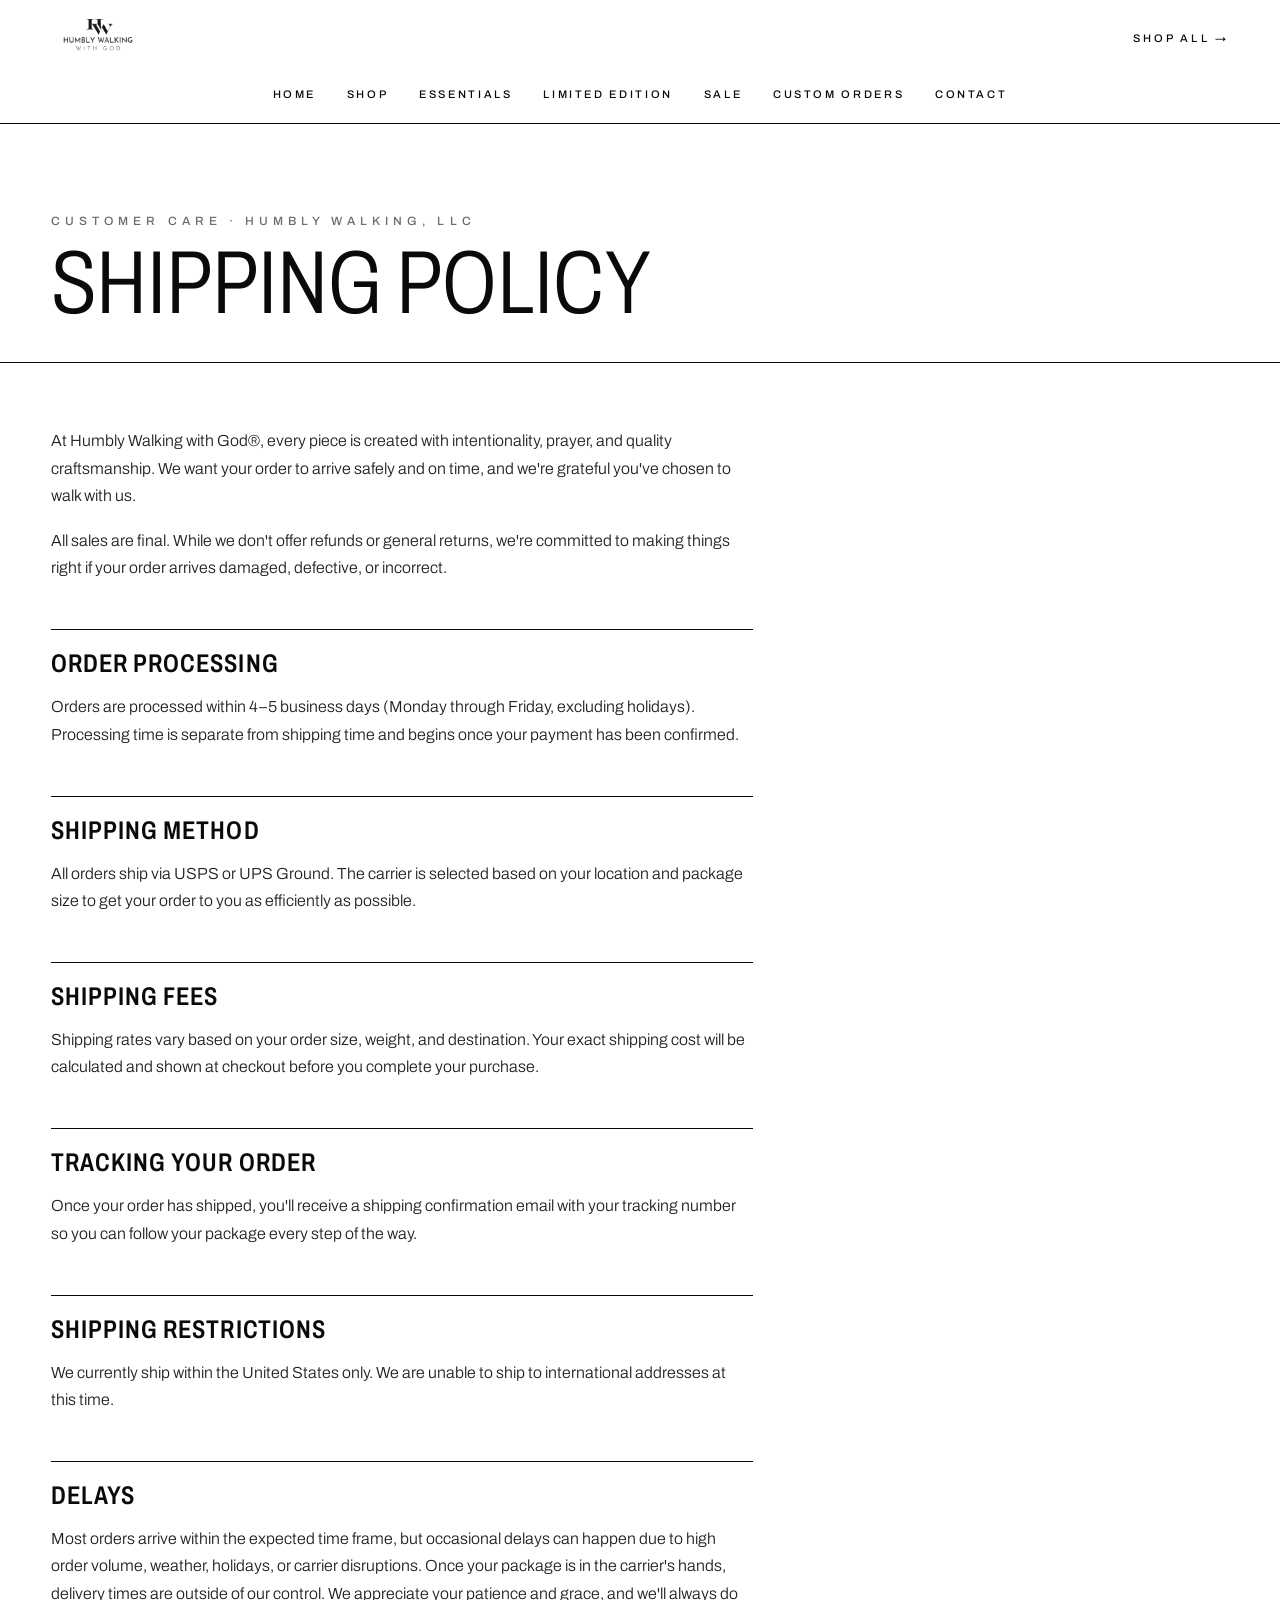
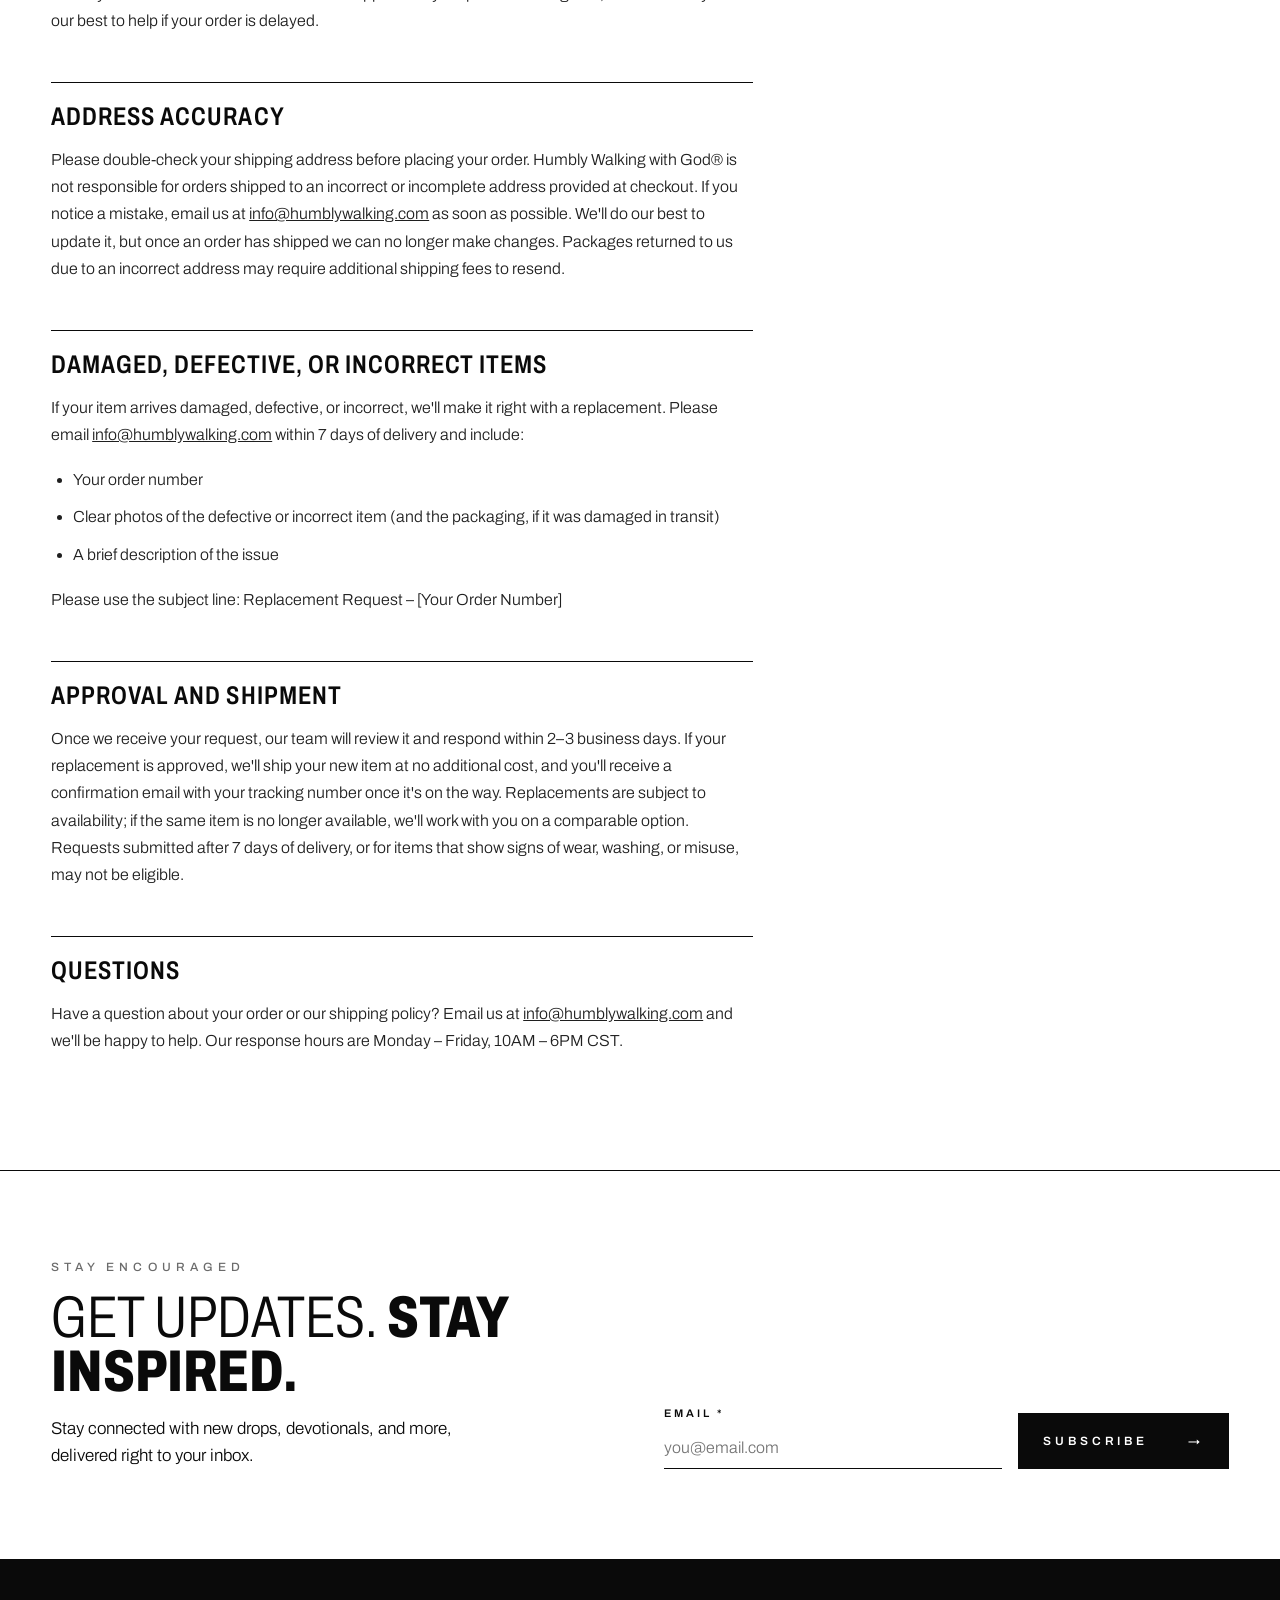
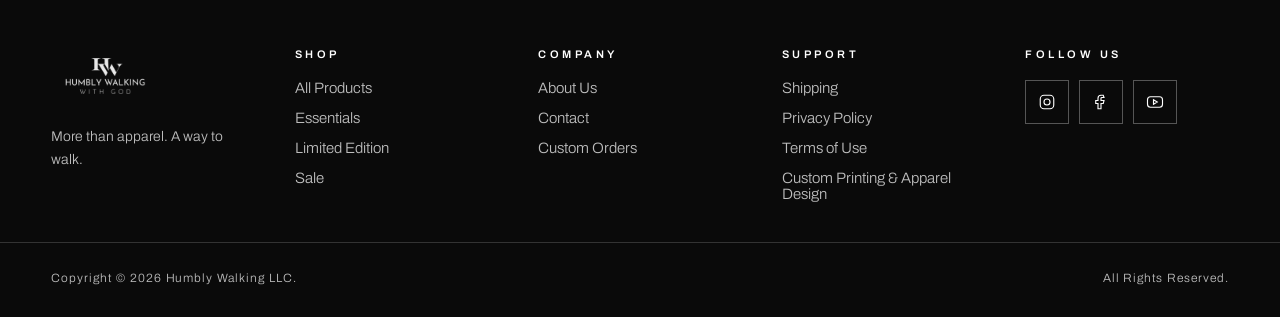
<file: shipping/index.html>
<!DOCTYPE html>
<html lang="en">
<head>
<meta charset="utf-8">
<meta name="viewport" content="width=device-width, initial-scale=1">
<title>Shipping Policy | Humbly Walking with God®</title>
<meta name="description" content="Shipping Policy for Humbly Walking with God® (Humbly Walking, LLC).">
<link rel="icon" href="/assets/images/logo.png">
<link rel="preconnect" href="https://fonts.googleapis.com">
<link rel="preconnect" href="https://fonts.gstatic.com" crossorigin>
<link href="https://fonts.googleapis.com/css2?family=Archivo:wdth,wght@62..125,200..900&display=swap" rel="stylesheet">
<link rel="stylesheet" href="/assets/site.css">
</head>
<body>
<div class="page">
<header class="site-header">
  <div class="wrap">
    <a class="logo" href="/" aria-label="Humbly Walking with God® home"><img src="/assets/images/logo.png" alt="Humbly Walking with God® logo" width="92" height="56"></a>
    <nav class="nav" aria-label="Main">
      <a href="/">Home</a>
      <a href="/shop/">Shop</a>
      <a href="/shop/essentials/">Essentials</a>
      <a href="/shop/limited-edition/">Limited Edition</a>
      <a href="/shop/sale/">Sale</a>
      <a href="/custom-orders/">Custom Orders</a>
      <a href="/contact/">Contact</a>
    </nav>
    <div class="header-tools"><a href="/shop/">Shop All →</a></div>
  </div>
</header>
<main>

<section class="page-head">
  <div class="wrap">
    <p class="kicker">Customer Care · Humbly Walking, LLC</p>
    <h1 class="cond" style="margin:0;font-size:clamp(48px,7vw,112px);line-height:.88">Shipping Policy</h1>
  </div>
</section>
<section class="wrap">
  <div class="legal">
    <p>At Humbly Walking with God®, every piece is created with intentionality, prayer, and quality craftsmanship. We want your order to arrive safely and on time, and we&#x27;re grateful you&#x27;ve chosen to walk with us.</p>
    <p>All sales are final. While we don&#x27;t offer refunds or general returns, we&#x27;re committed to making things right if your order arrives damaged, defective, or incorrect.</p>
    <h2>Order Processing</h2>
    <p>Orders are processed within 4–5 business days (Monday through Friday, excluding holidays). Processing time is separate from shipping time and begins once your payment has been confirmed.</p>
    <h2>Shipping Method</h2>
    <p>All orders ship via USPS or UPS Ground. The carrier is selected based on your location and package size to get your order to you as efficiently as possible.</p>
    <h2>Shipping Fees</h2>
    <p>Shipping rates vary based on your order size, weight, and destination. Your exact shipping cost will be calculated and shown at checkout before you complete your purchase.</p>
    <h2>Tracking Your Order</h2>
    <p>Once your order has shipped, you&#x27;ll receive a shipping confirmation email with your tracking number so you can follow your package every step of the way.</p>
    <h2>Shipping Restrictions</h2>
    <p>We currently ship within the United States only. We are unable to ship to international addresses at this time.</p>
    <h2>Delays</h2>
    <p>Most orders arrive within the expected time frame, but occasional delays can happen due to high order volume, weather, holidays, or carrier disruptions. Once your package is in the carrier&#x27;s hands, delivery times are outside of our control. We appreciate your patience and grace, and we&#x27;ll always do our best to help if your order is delayed.</p>
    <h2>Address Accuracy</h2>
    <p>Please double-check your shipping address before placing your order. Humbly Walking with God® is not responsible for orders shipped to an incorrect or incomplete address provided at checkout. If you notice a mistake, email us at <a href="mailto:info@humblywalking.com" style="text-decoration:underline">info@humblywalking.com</a> as soon as possible. We&#x27;ll do our best to update it, but once an order has shipped we can no longer make changes. Packages returned to us due to an incorrect address may require additional shipping fees to resend.</p>
    <h2>Damaged, Defective, or Incorrect Items</h2>
    <p>If your item arrives damaged, defective, or incorrect, we&#x27;ll make it right with a replacement. Please email <a href="mailto:info@humblywalking.com" style="text-decoration:underline">info@humblywalking.com</a> within 7 days of delivery and include:</p>
    <ul><li>Your order number</li><li>Clear photos of the defective or incorrect item (and the packaging, if it was damaged in transit)</li><li>A brief description of the issue</li></ul>
    <p>Please use the subject line: Replacement Request – [Your Order Number]</p>
    <h2>Approval and Shipment</h2>
    <p>Once we receive your request, our team will review it and respond within 2–3 business days. If your replacement is approved, we&#x27;ll ship your new item at no additional cost, and you&#x27;ll receive a confirmation email with your tracking number once it&#x27;s on the way. Replacements are subject to availability; if the same item is no longer available, we&#x27;ll work with you on a comparable option. Requests submitted after 7 days of delivery, or for items that show signs of wear, washing, or misuse, may not be eligible.</p>
    <h2>Questions</h2>
    <p>Have a question about your order or our shipping policy? Email us at <a href="mailto:info@humblywalking.com" style="text-decoration:underline">info@humblywalking.com</a> and we&#x27;ll be happy to help. Our response hours are Monday – Friday, 10AM – 6PM CST.</p>
  </div>
</section>
<section class="newsletter">
  <div class="wrap">
    <div style="display:flex;flex-direction:column;gap:16px">
      <p class="kicker">Stay Encouraged</p>
      <h2 class="h2 cond" style="font-size:clamp(40px,4.6vw,68px)">Get updates. <b>Stay inspired.</b></h2>
      <p style="margin:0;font-size:17px;font-weight:300;line-height:1.6;max-width:44ch">Stay connected with new drops, devotionals, and more, delivered right to your inbox.</p>
    </div>
    <form>
      <label class="field">Email *<input type="email" name="email" required placeholder="you@email.com" autocomplete="email"></label>
      <button class="btn" type="submit">Subscribe <span aria-hidden="true">→</span></button>
    </form>
  </div>
</section>

</main>

<footer class="site-footer">
  <div class="wrap footer-cols">
    <div>
      <img class="footer-logo" src="/assets/images/logo.png" alt="Humbly Walking with God® logo" width="105" height="64">
      <p style="margin:0;font-size:14px;font-weight:300;line-height:1.6;color:#bdbdbd;max-width:28ch">More than apparel. A way to walk.</p>
    </div>
    <div>
      <h2>Shop</h2>
      <a href="/shop/">All Products</a>
      <a href="/shop/essentials/">Essentials</a>
      <a href="/shop/limited-edition/">Limited Edition</a>
      <a href="/shop/sale/">Sale</a>
    </div>
    <div>
      <h2>Company</h2>
      <a href="/about/">About Us</a>
      <a href="/contact/">Contact</a>
      <a href="/custom-orders/">Custom Orders</a>
    </div>
    <div>
      <h2>Support</h2>
      <a href="/shipping/">Shipping</a>
      <a href="/privacy/">Privacy Policy</a>
      <a href="/terms/">Terms of Use</a>
      <a href="/custom-orders/">Custom Printing &amp; Apparel Design</a>
    </div>
    <div>
      <h2>Follow Us</h2>
      <div class="socials">
        <a href="https://www.instagram.com/humblywalkingwithgod" target="_blank" rel="noopener" aria-label="Instagram"><svg width="18" height="18" viewBox="0 0 24 24" fill="none" stroke="currentColor" stroke-width="1.5" aria-hidden="true"><rect x="3" y="3" width="18" height="18" rx="5"/><circle cx="12" cy="12" r="4"/><path d="M17.5 6.5h.01"/></svg></a>
        <a href="https://www.facebook.com/humblywalkingwithgod" target="_blank" rel="noopener" aria-label="Facebook"><svg width="18" height="18" viewBox="0 0 24 24" fill="none" stroke="currentColor" stroke-width="1.5" aria-hidden="true"><path d="M15 3h-3a4 4 0 0 0-4 4v3H5v4h3v7h4v-7h3l1-4h-4V7a1 1 0 0 1 1-1h3z"/></svg></a>
        <a href="https://www.youtube.com/@humblywalkingwithGod" target="_blank" rel="noopener" aria-label="YouTube"><svg width="18" height="18" viewBox="0 0 24 24" fill="none" stroke="currentColor" stroke-width="1.5" aria-hidden="true"><rect x="2" y="5" width="20" height="14" rx="4"/><path d="M10 9l5 3-5 3z"/></svg></a>
      </div>
    </div>
  </div>
  <div class="wrap legalbar">
    <span>Copyright © 2026 Humbly Walking LLC.</span>
    <span>All Rights Reserved.</span>
  </div>
</footer>
</div>
<script src="/assets/site.js"></script>
</body>
</html>
</file>
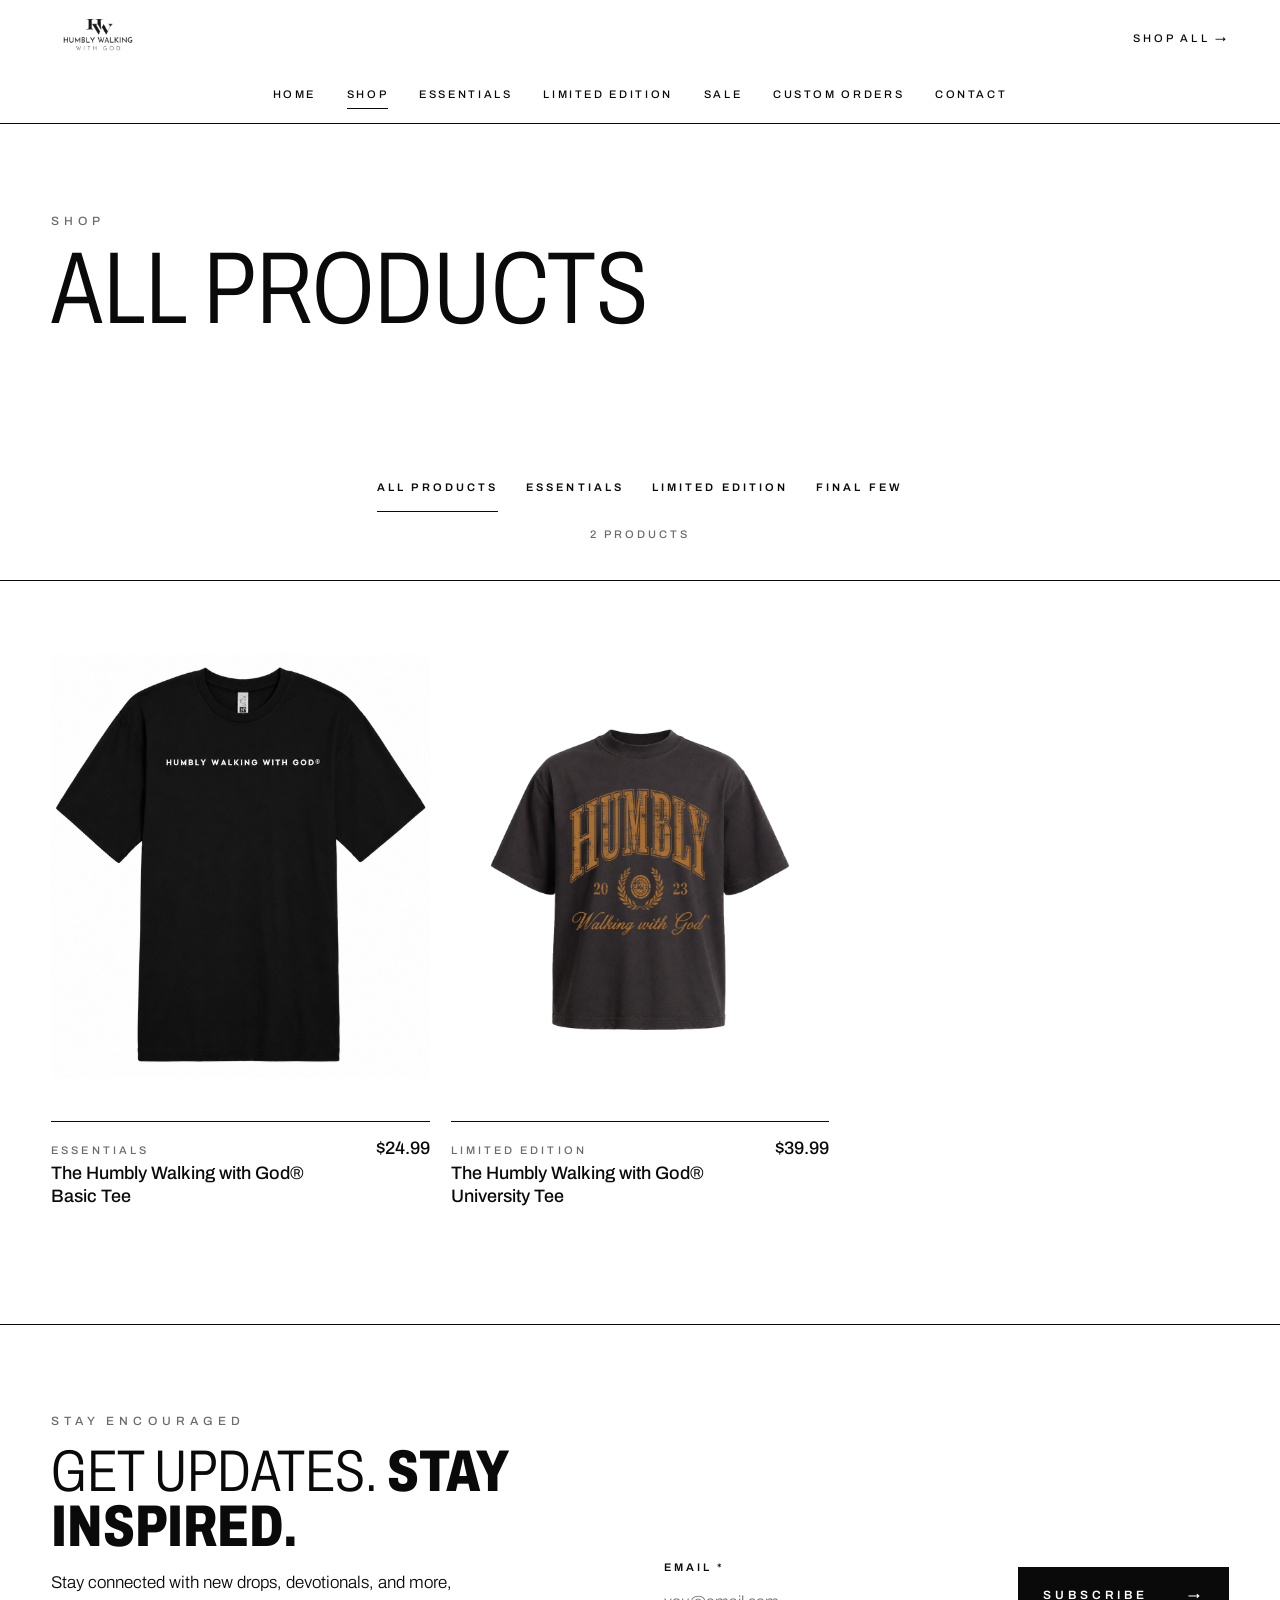
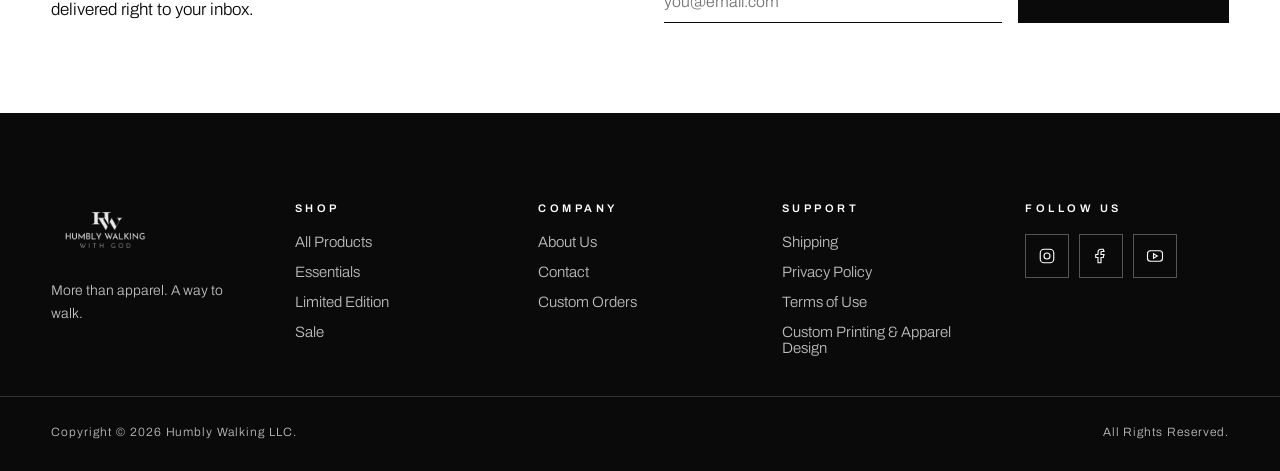
<file: shop/index.html>
<!DOCTYPE html>
<html lang="en">
<head>
<meta charset="utf-8">
<meta name="viewport" content="width=device-width, initial-scale=1">
<title>All Products | Humbly Walking with God®</title>
<meta name="description" content="Shop All Products from Humbly Walking with God®.">
<link rel="icon" href="/assets/images/logo.png">
<link rel="preconnect" href="https://fonts.googleapis.com">
<link rel="preconnect" href="https://fonts.gstatic.com" crossorigin>
<link href="https://fonts.googleapis.com/css2?family=Archivo:wdth,wght@62..125,200..900&display=swap" rel="stylesheet">
<link rel="stylesheet" href="/assets/site.css">
</head>
<body>
<div class="page">
<header class="site-header">
  <div class="wrap">
    <a class="logo" href="/" aria-label="Humbly Walking with God® home"><img src="/assets/images/logo.png" alt="Humbly Walking with God® logo" width="92" height="56"></a>
    <nav class="nav" aria-label="Main">
      <a href="/">Home</a>
      <a href="/shop/" aria-current="page">Shop</a>
      <a href="/shop/essentials/">Essentials</a>
      <a href="/shop/limited-edition/">Limited Edition</a>
      <a href="/shop/sale/">Sale</a>
      <a href="/custom-orders/">Custom Orders</a>
      <a href="/contact/">Contact</a>
    </nav>
    <div class="header-tools"><a href="/shop/">Shop All →</a></div>
  </div>
</header>
<main>

<section class="page-head">
  <div class="wrap">
    <p class="kicker">Shop</p>
    <h1 class="h1 cond">All Products</h1>
  </div>
  <div class="wrap filters">
    <nav aria-label="Collections">
        <a href="/shop/" aria-current="page">All Products</a>
        <a href="/shop/essentials/">Essentials</a>
        <a href="/shop/limited-edition/">Limited Edition</a>
        <a href="/shop/sale/">Final Few</a>
    </nav>
    <span class="small-caps" style="color:#6b6b6b">2 Products</span>
  </div>
</section>
  <div class="wrap grid shop">
      <a class="tile" href="/shop/basic-tee/">
        <div class="img portrait"><img src="/assets/images/basic-tee.jpg" alt="The Humbly Walking with God® Basic Tee" loading="lazy"></div>
        <div class="meta"><span class="col"><span class="small-caps" style="color:#6b6b6b">Essentials</span><span class="name">The Humbly Walking with God® Basic Tee</span></span><span class="price">$24.99</span></div>
      </a>
      <a class="tile" href="/shop/university-tee/">
        <div class="img portrait"><img src="/assets/images/university-tee.png" alt="The Humbly Walking with God® University Tee" loading="lazy"></div>
        <div class="meta"><span class="col"><span class="small-caps" style="color:#6b6b6b">Limited Edition</span><span class="name">The Humbly Walking with God® University Tee</span></span><span class="price">$39.99</span></div>
      </a>
  </div>
<section class="newsletter">
  <div class="wrap">
    <div style="display:flex;flex-direction:column;gap:16px">
      <p class="kicker">Stay Encouraged</p>
      <h2 class="h2 cond" style="font-size:clamp(40px,4.6vw,68px)">Get updates. <b>Stay inspired.</b></h2>
      <p style="margin:0;font-size:17px;font-weight:300;line-height:1.6;max-width:44ch">Stay connected with new drops, devotionals, and more, delivered right to your inbox.</p>
    </div>
    <form>
      <label class="field">Email *<input type="email" name="email" required placeholder="you@email.com" autocomplete="email"></label>
      <button class="btn" type="submit">Subscribe <span aria-hidden="true">→</span></button>
    </form>
  </div>
</section>

</main>

<footer class="site-footer">
  <div class="wrap footer-cols">
    <div>
      <img class="footer-logo" src="/assets/images/logo.png" alt="Humbly Walking with God® logo" width="105" height="64">
      <p style="margin:0;font-size:14px;font-weight:300;line-height:1.6;color:#bdbdbd;max-width:28ch">More than apparel. A way to walk.</p>
    </div>
    <div>
      <h2>Shop</h2>
      <a href="/shop/">All Products</a>
      <a href="/shop/essentials/">Essentials</a>
      <a href="/shop/limited-edition/">Limited Edition</a>
      <a href="/shop/sale/">Sale</a>
    </div>
    <div>
      <h2>Company</h2>
      <a href="/about/">About Us</a>
      <a href="/contact/">Contact</a>
      <a href="/custom-orders/">Custom Orders</a>
    </div>
    <div>
      <h2>Support</h2>
      <a href="/shipping/">Shipping</a>
      <a href="/privacy/">Privacy Policy</a>
      <a href="/terms/">Terms of Use</a>
      <a href="/custom-orders/">Custom Printing &amp; Apparel Design</a>
    </div>
    <div>
      <h2>Follow Us</h2>
      <div class="socials">
        <a href="https://www.instagram.com/humblywalkingwithgod" target="_blank" rel="noopener" aria-label="Instagram"><svg width="18" height="18" viewBox="0 0 24 24" fill="none" stroke="currentColor" stroke-width="1.5" aria-hidden="true"><rect x="3" y="3" width="18" height="18" rx="5"/><circle cx="12" cy="12" r="4"/><path d="M17.5 6.5h.01"/></svg></a>
        <a href="https://www.facebook.com/humblywalkingwithgod" target="_blank" rel="noopener" aria-label="Facebook"><svg width="18" height="18" viewBox="0 0 24 24" fill="none" stroke="currentColor" stroke-width="1.5" aria-hidden="true"><path d="M15 3h-3a4 4 0 0 0-4 4v3H5v4h3v7h4v-7h3l1-4h-4V7a1 1 0 0 1 1-1h3z"/></svg></a>
        <a href="https://www.youtube.com/@humblywalkingwithGod" target="_blank" rel="noopener" aria-label="YouTube"><svg width="18" height="18" viewBox="0 0 24 24" fill="none" stroke="currentColor" stroke-width="1.5" aria-hidden="true"><rect x="2" y="5" width="20" height="14" rx="4"/><path d="M10 9l5 3-5 3z"/></svg></a>
      </div>
    </div>
  </div>
  <div class="wrap legalbar">
    <span>Copyright © 2026 Humbly Walking LLC.</span>
    <span>All Rights Reserved.</span>
  </div>
</footer>
</div>
<script src="/assets/site.js"></script>
</body>
</html>
</file>
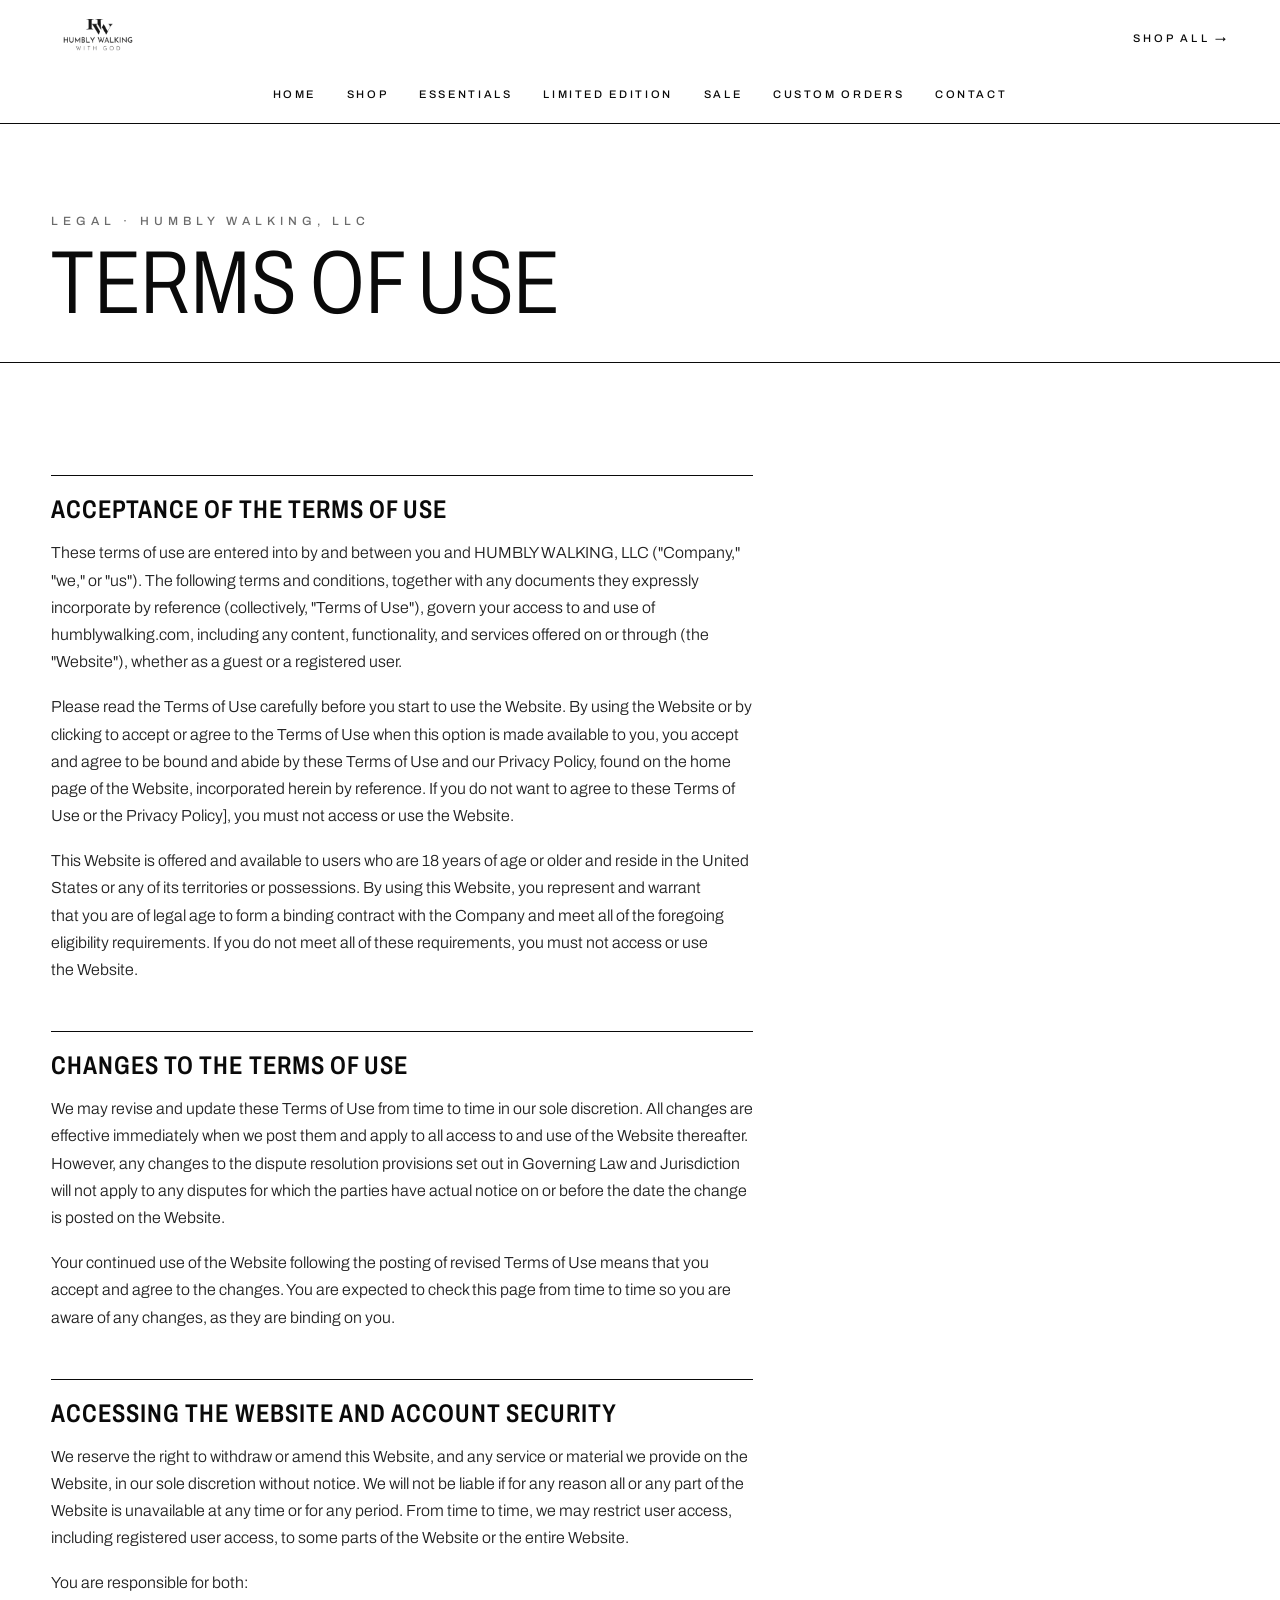
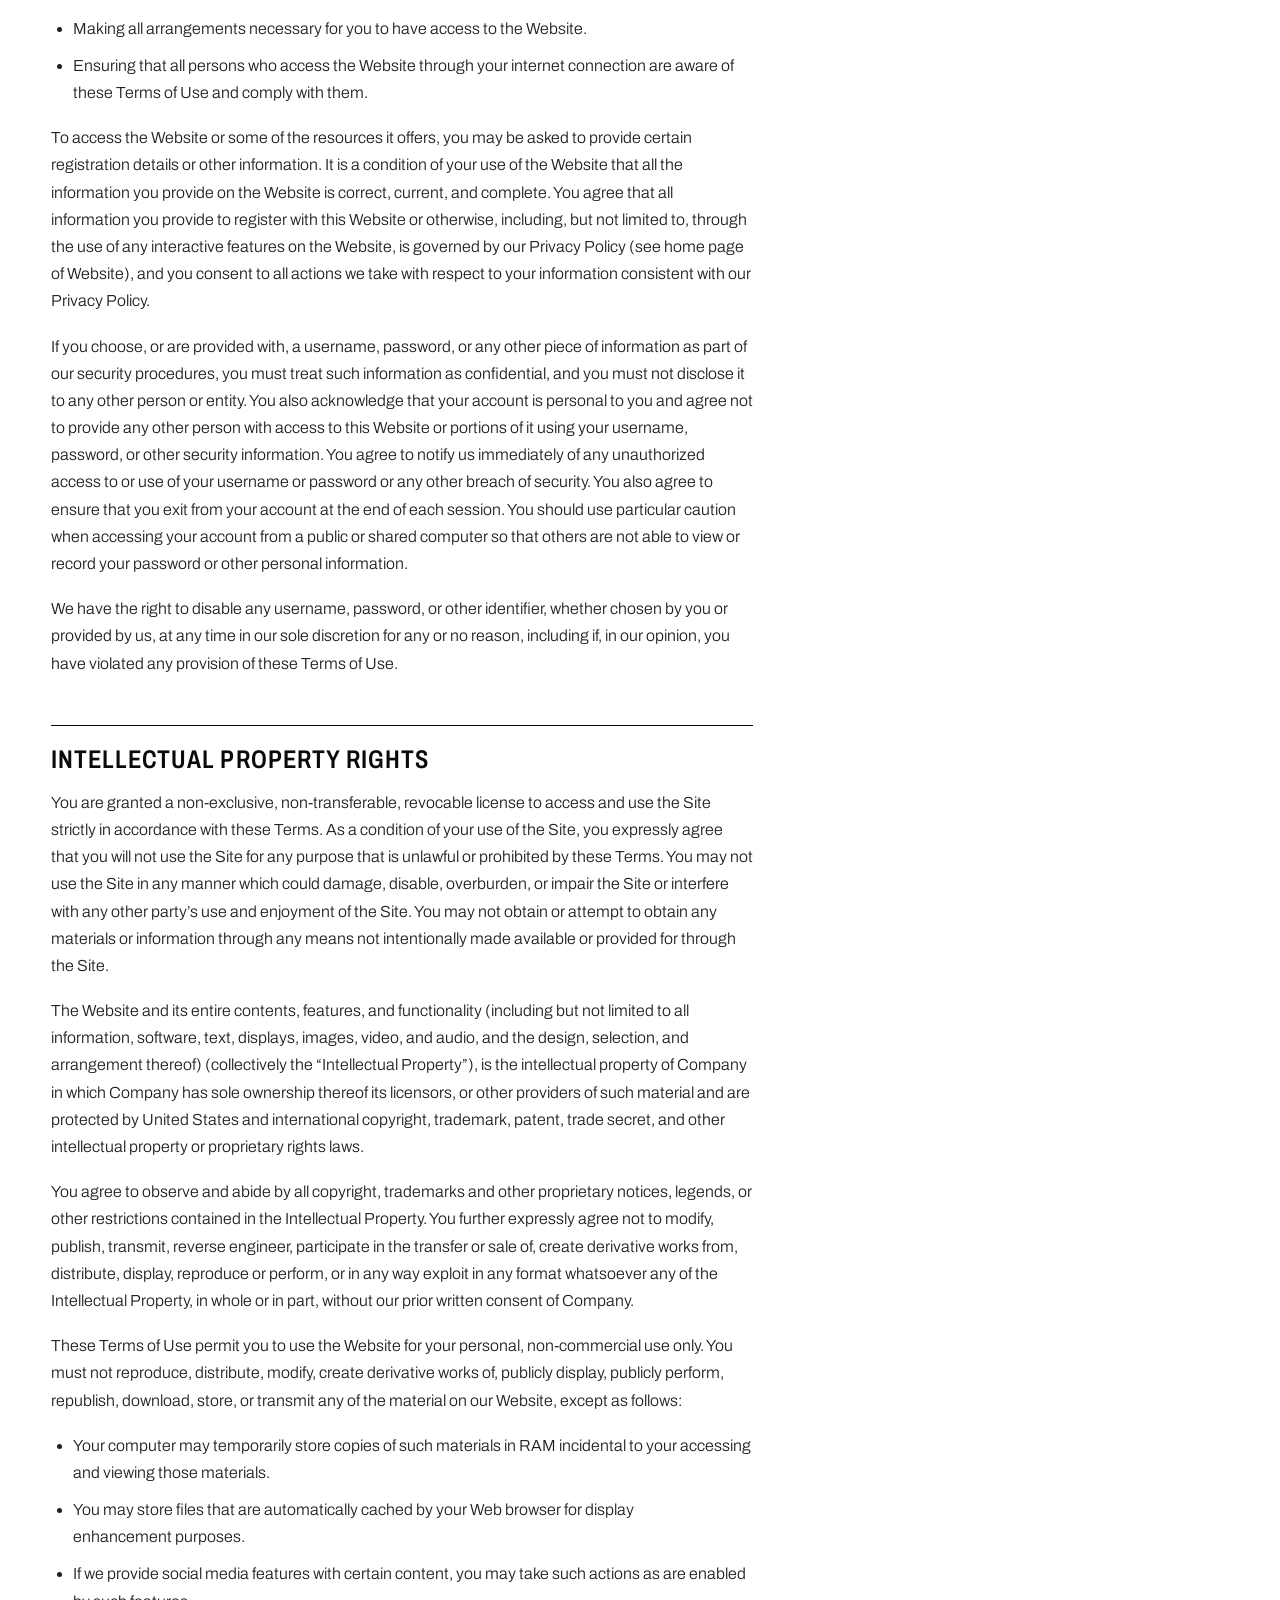
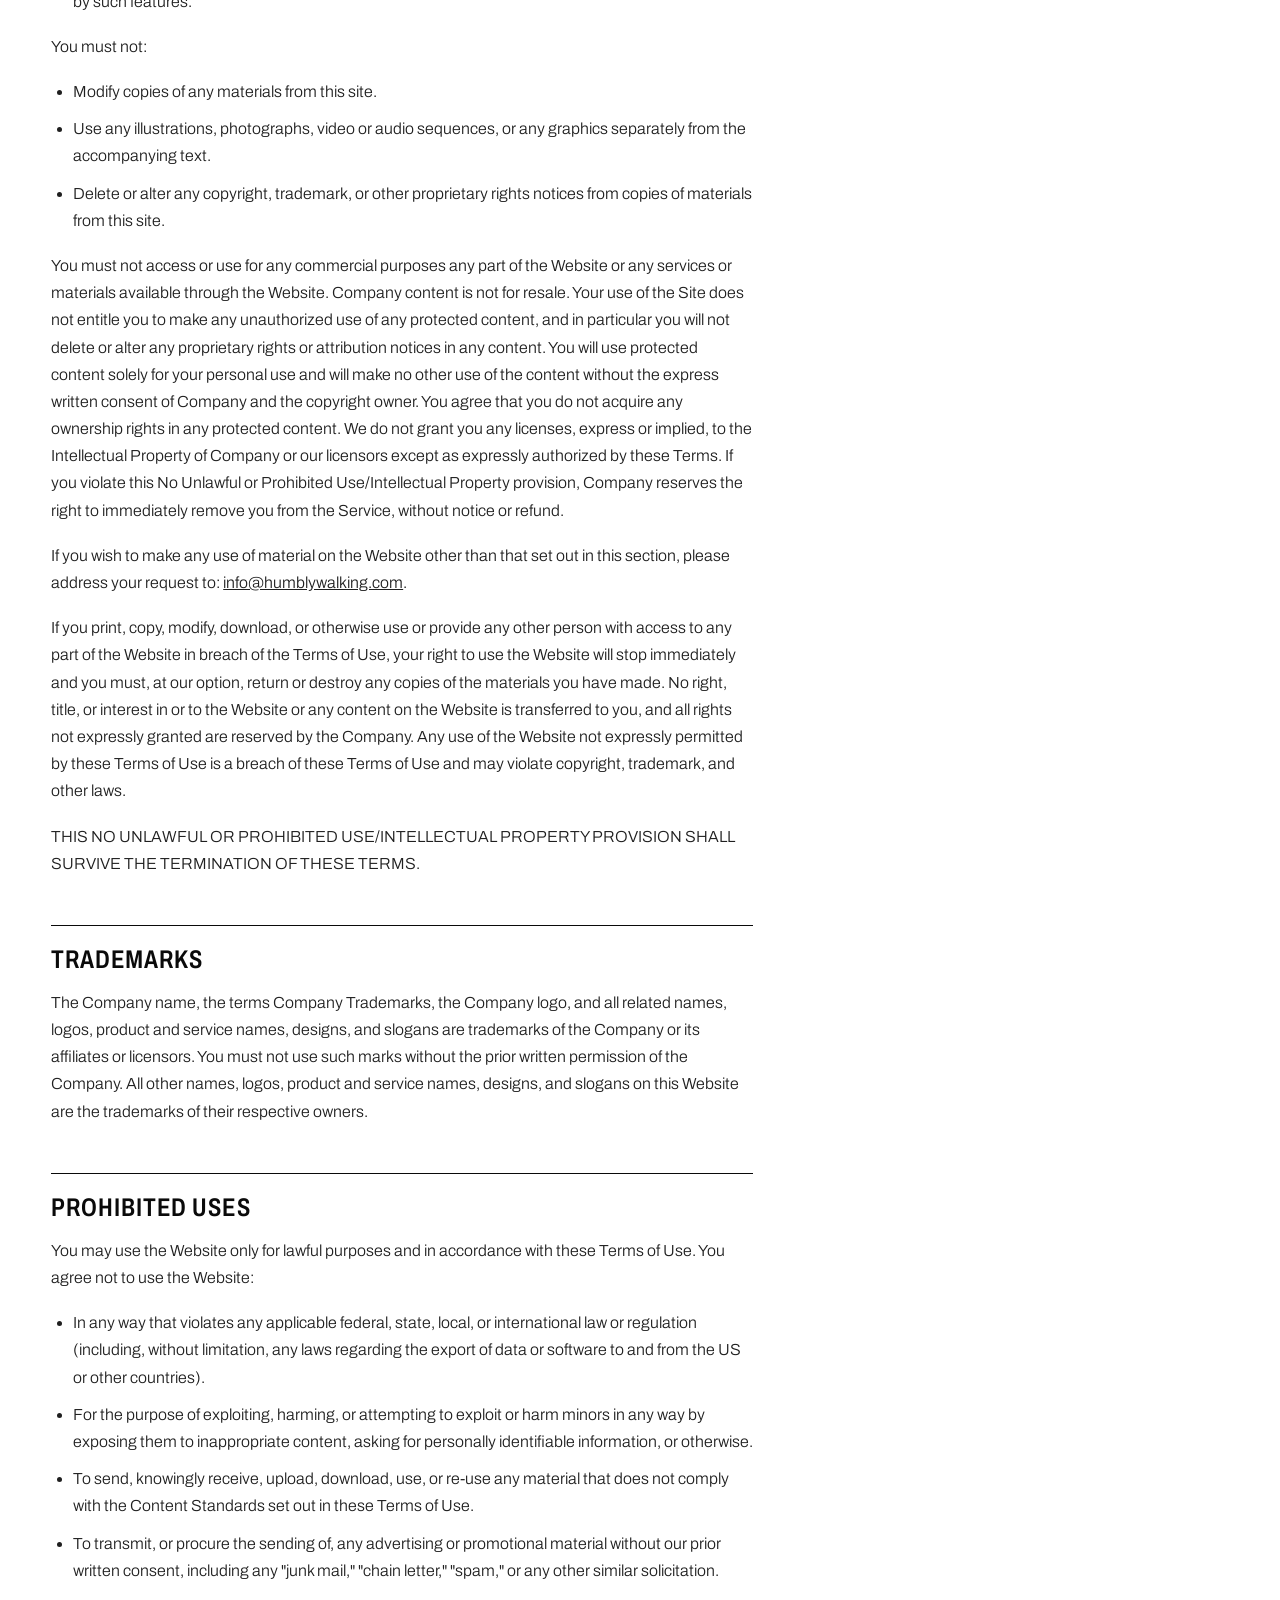
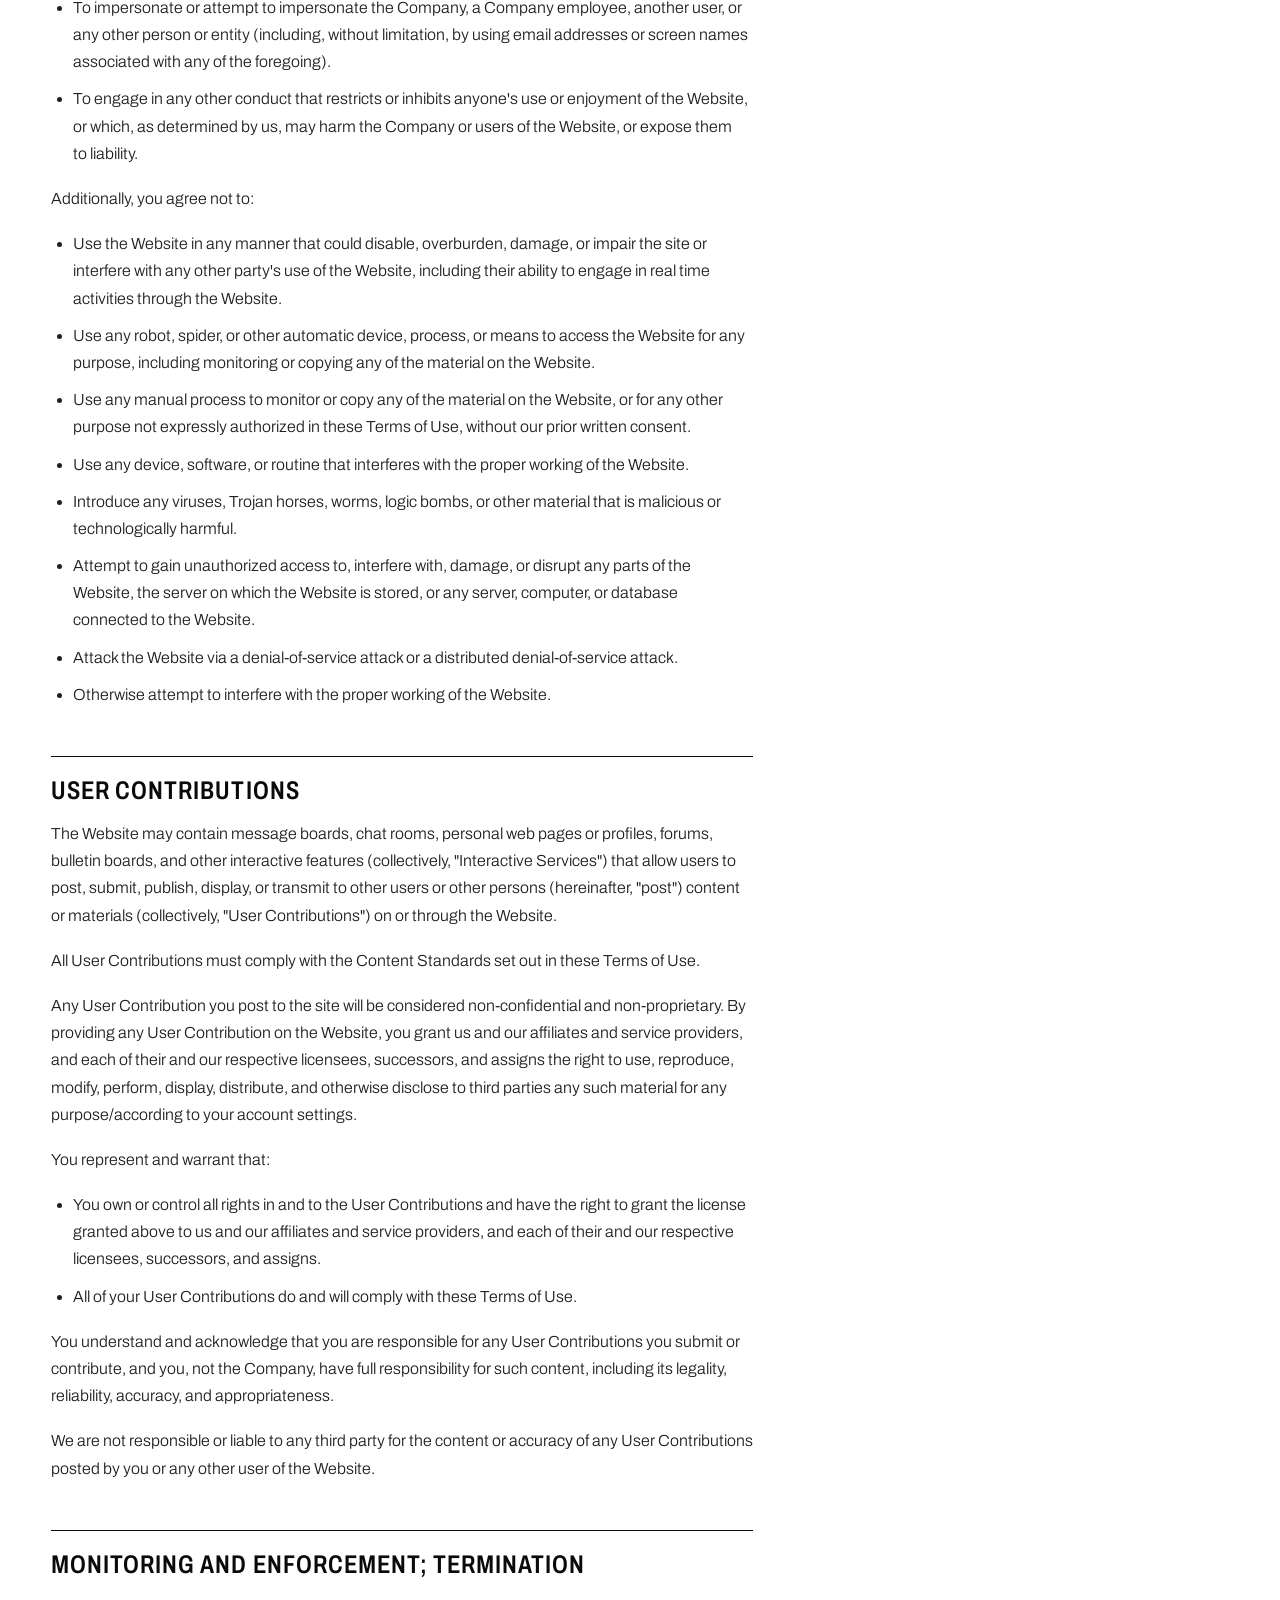
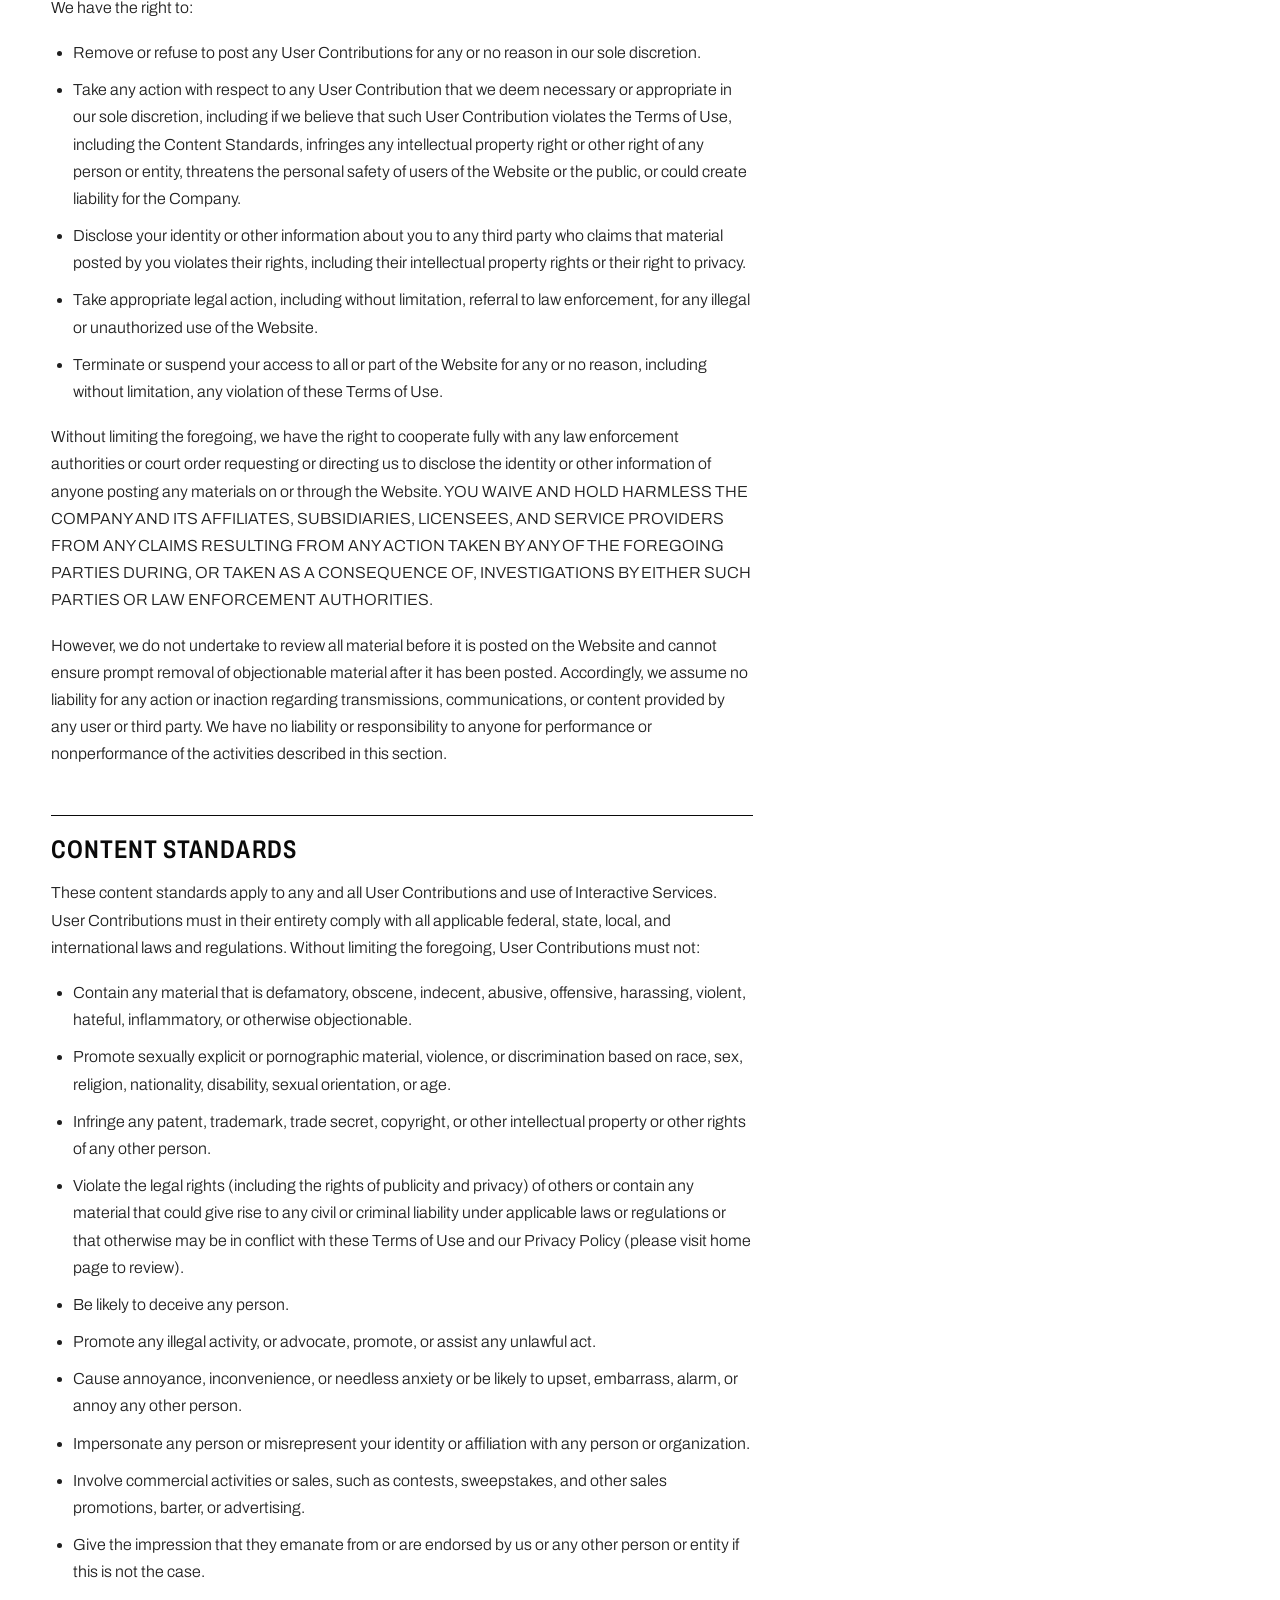
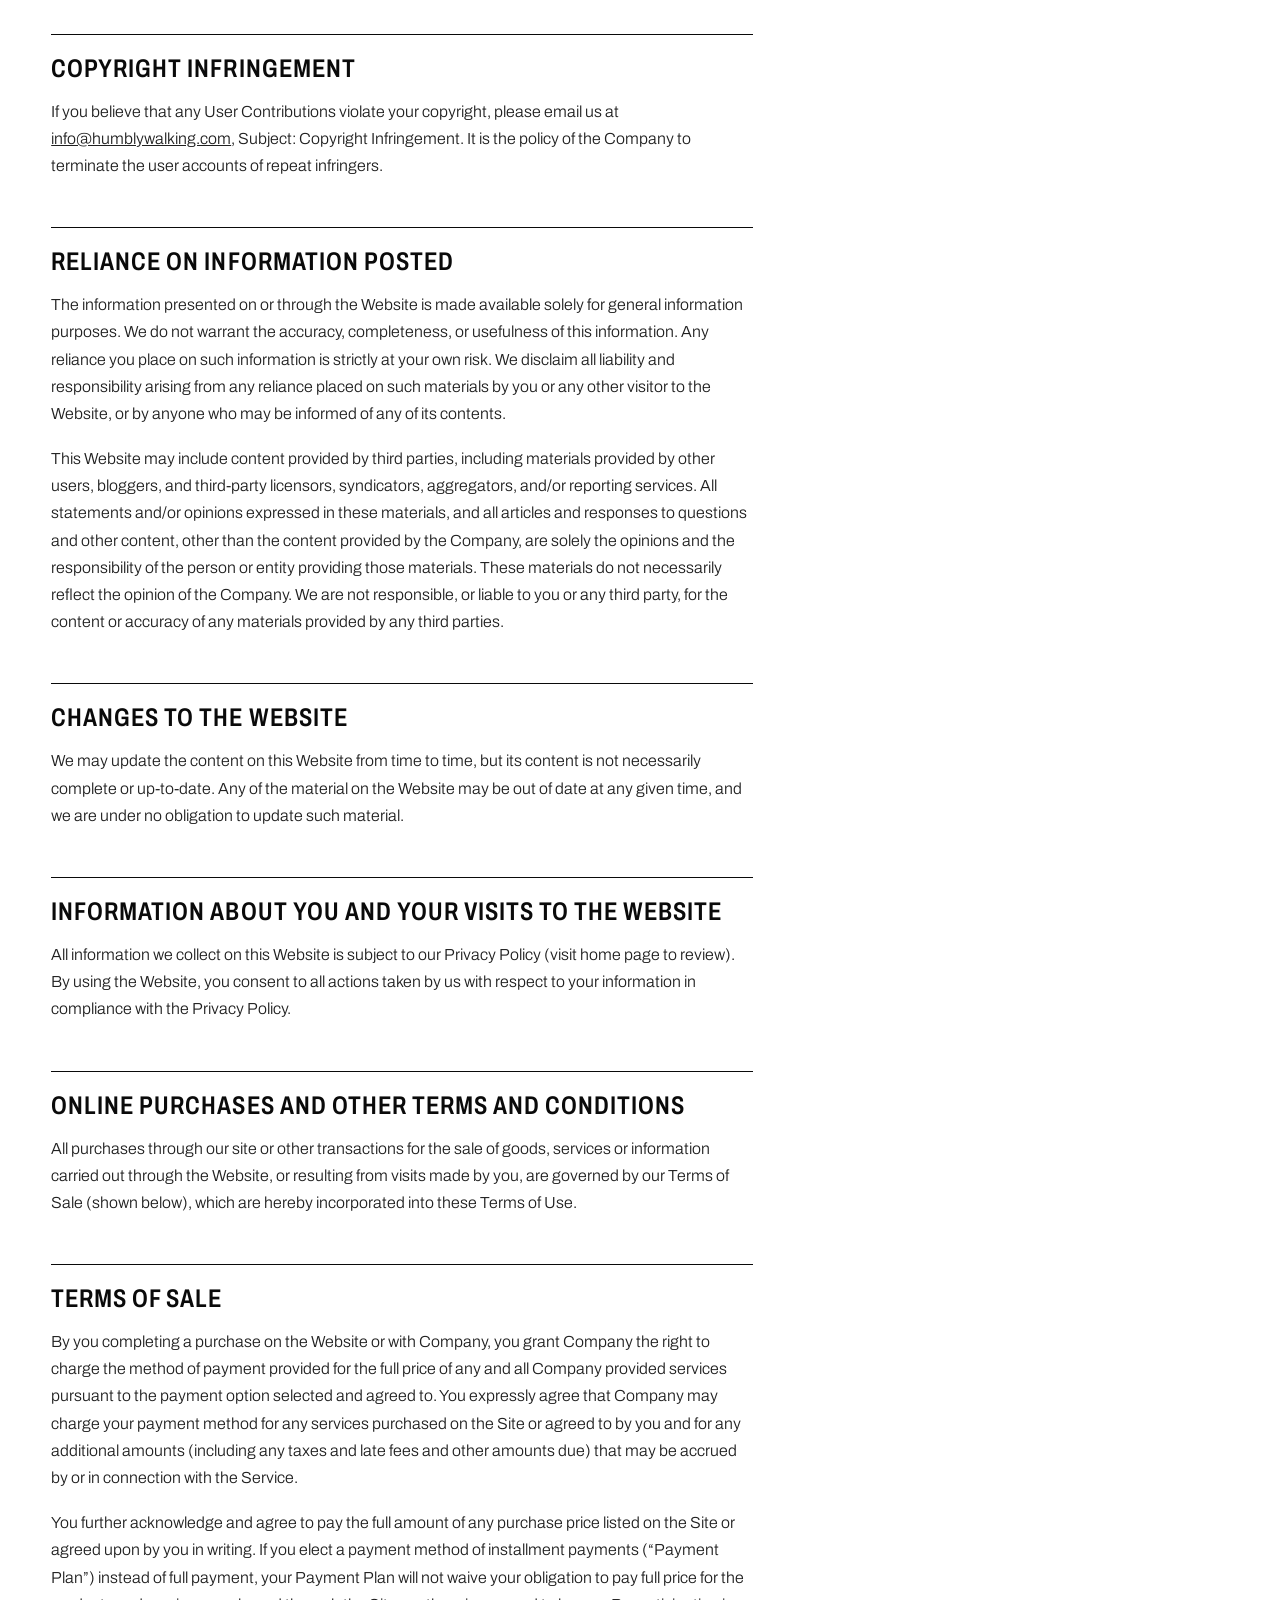
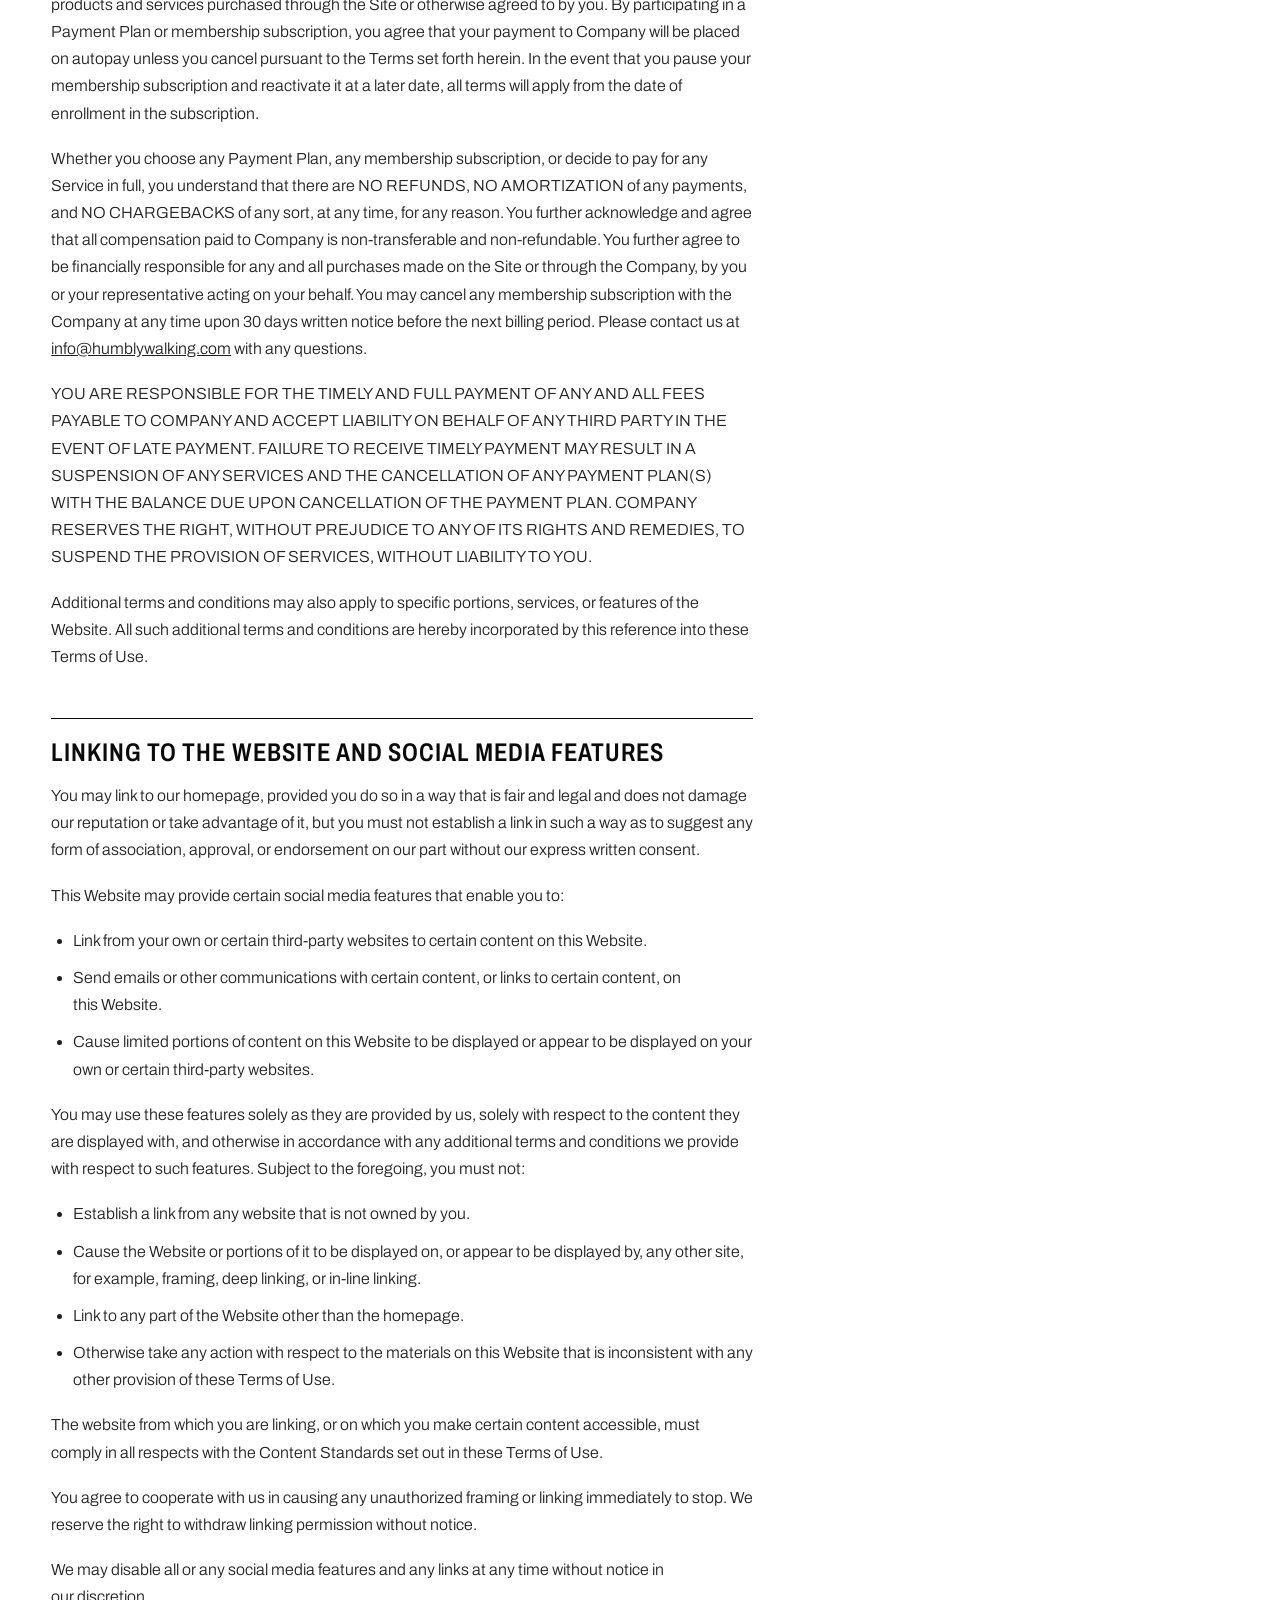
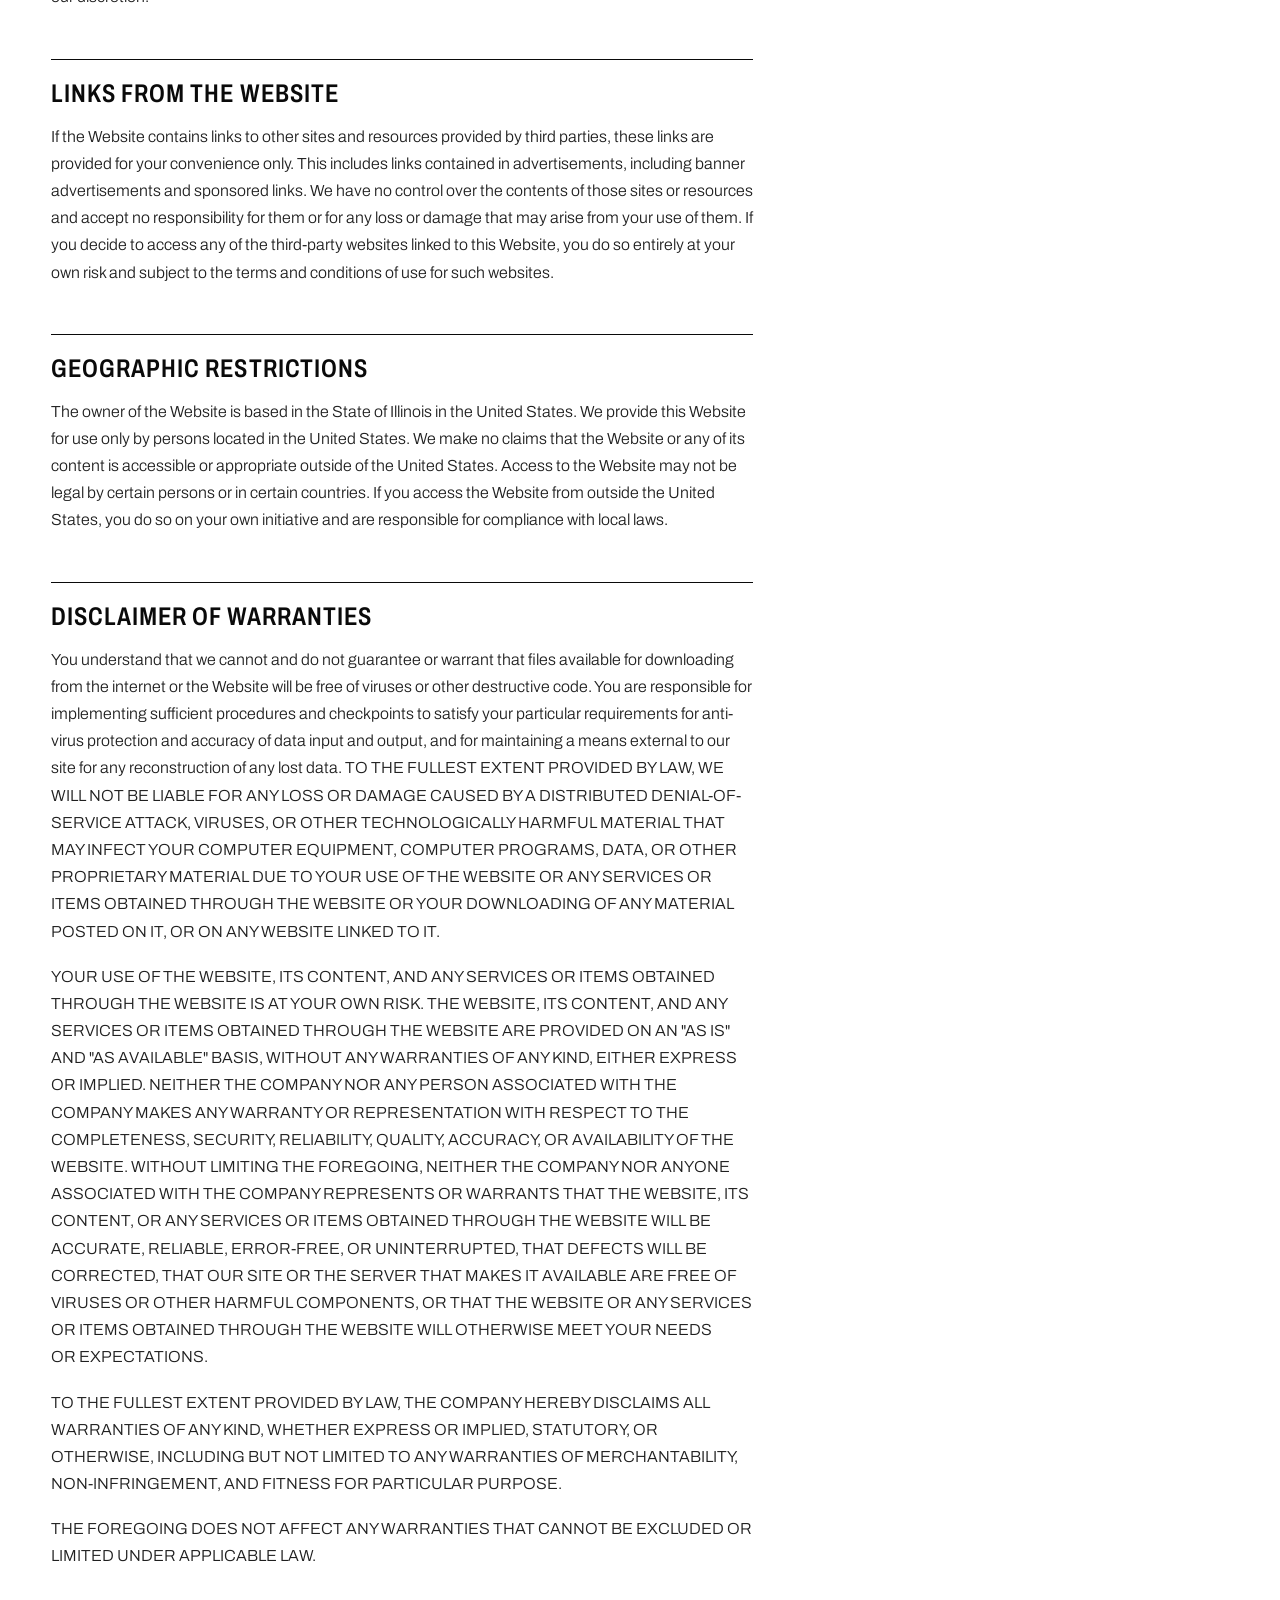
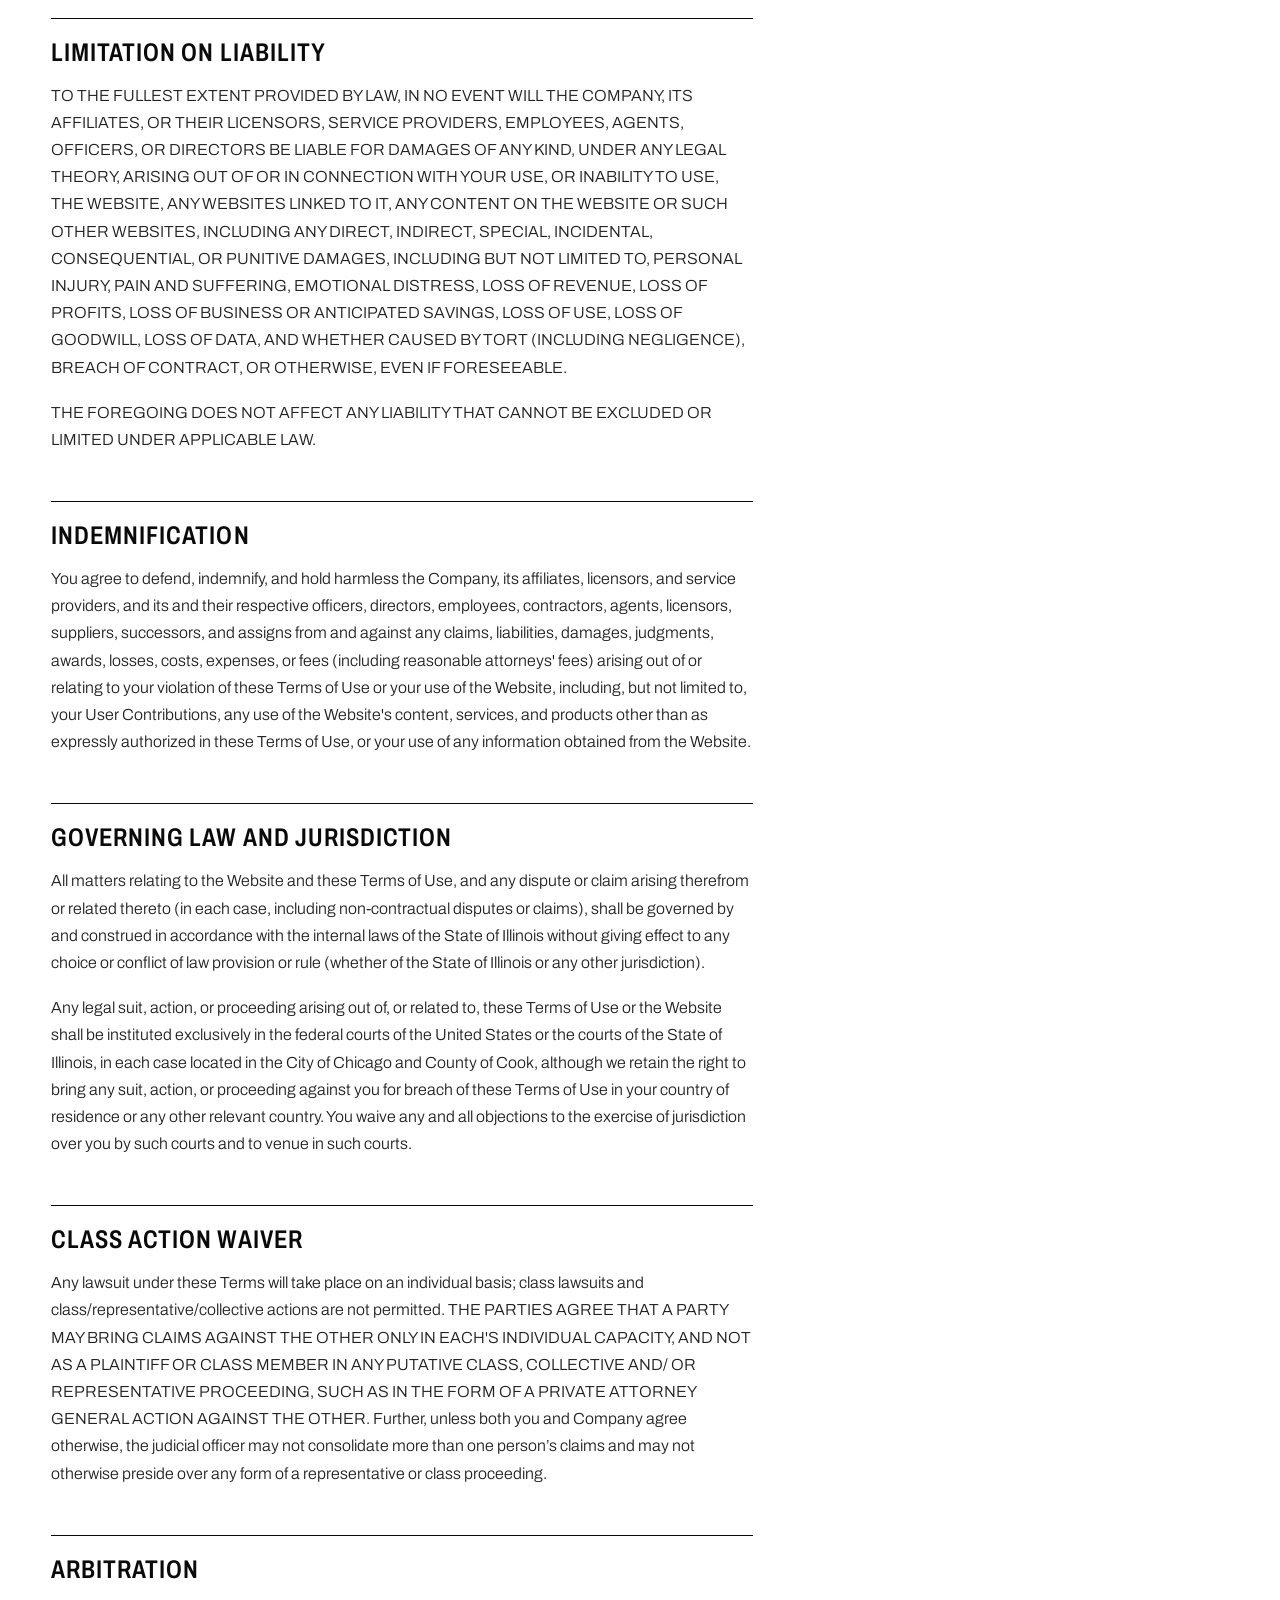
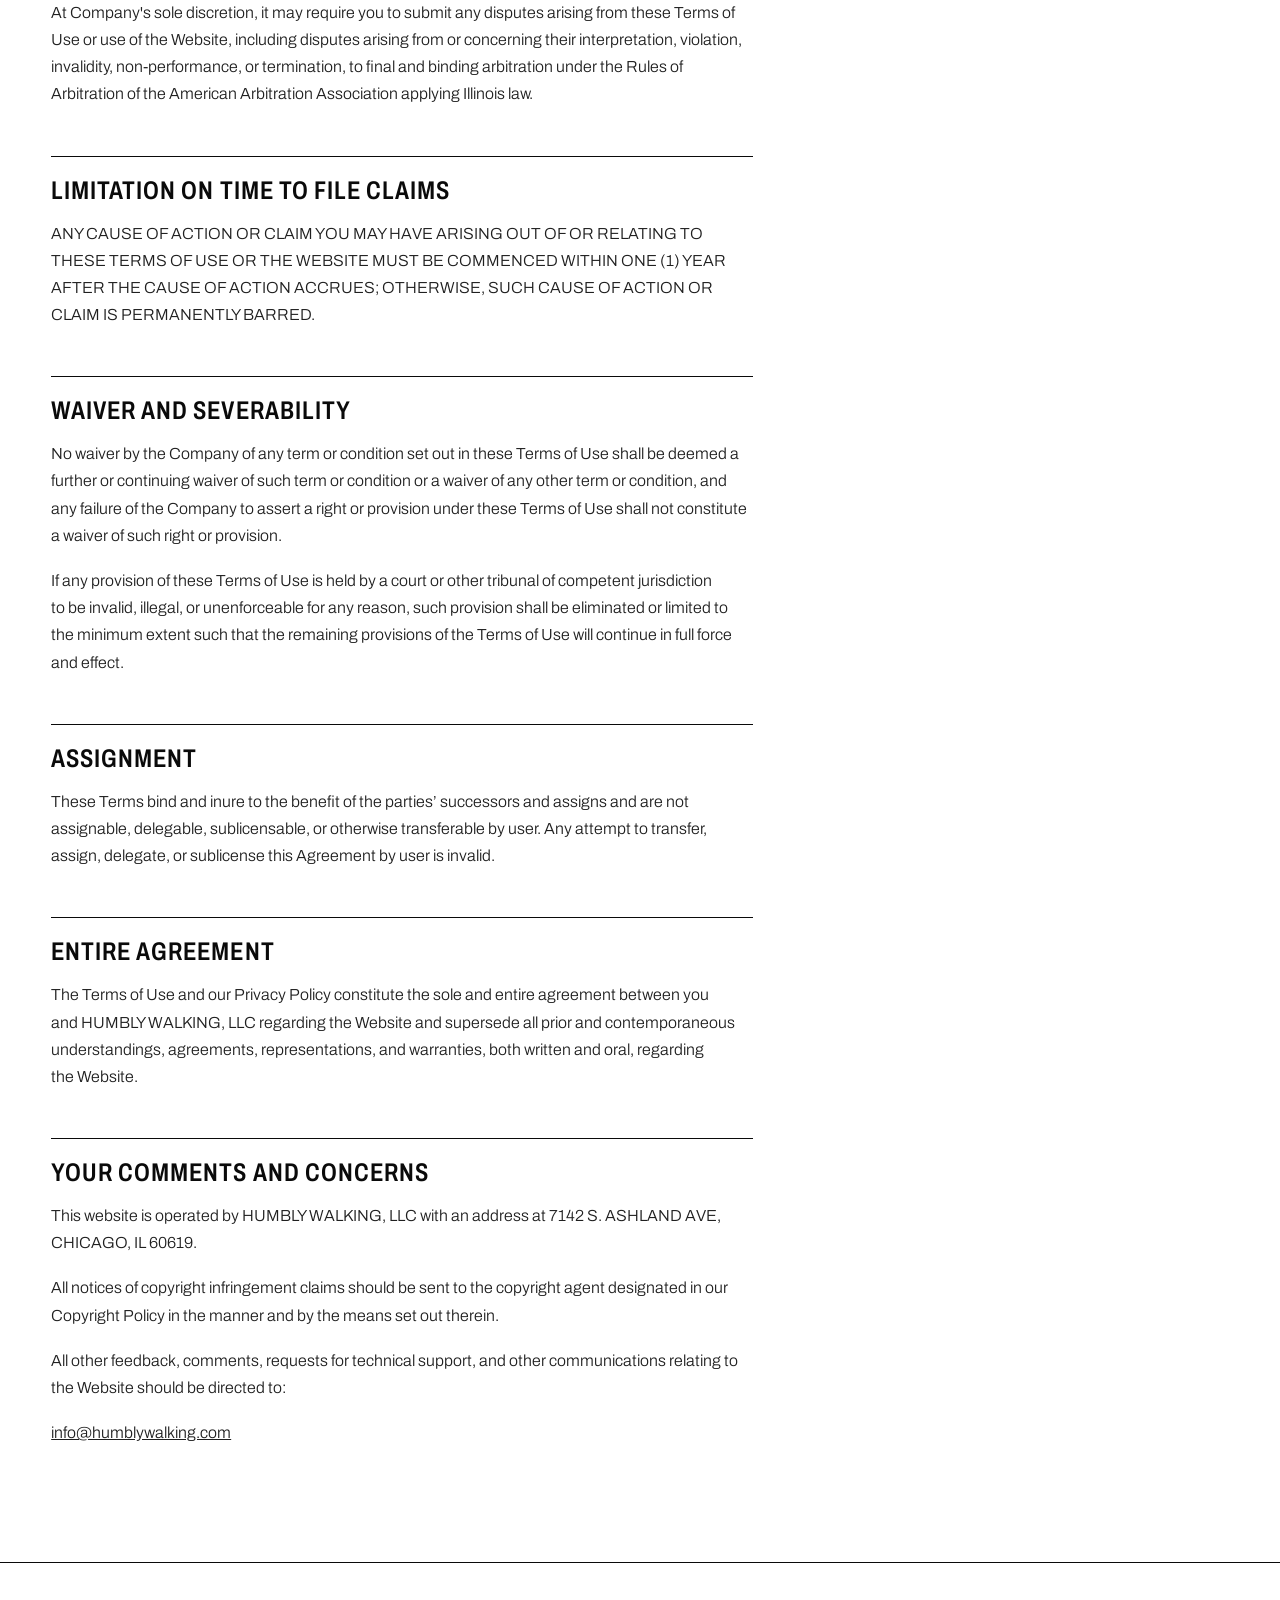
<file: terms/index.html>
<!DOCTYPE html>
<html lang="en">
<head>
<meta charset="utf-8">
<meta name="viewport" content="width=device-width, initial-scale=1">
<title>Terms of Use | Humbly Walking with God®</title>
<meta name="description" content="Terms of Use for Humbly Walking with God® (Humbly Walking, LLC).">
<link rel="icon" href="/assets/images/logo.png">
<link rel="preconnect" href="https://fonts.googleapis.com">
<link rel="preconnect" href="https://fonts.gstatic.com" crossorigin>
<link href="https://fonts.googleapis.com/css2?family=Archivo:wdth,wght@62..125,200..900&display=swap" rel="stylesheet">
<link rel="stylesheet" href="/assets/site.css">
</head>
<body>
<div class="page">
<header class="site-header">
  <div class="wrap">
    <a class="logo" href="/" aria-label="Humbly Walking with God® home"><img src="/assets/images/logo.png" alt="Humbly Walking with God® logo" width="92" height="56"></a>
    <nav class="nav" aria-label="Main">
      <a href="/">Home</a>
      <a href="/shop/">Shop</a>
      <a href="/shop/essentials/">Essentials</a>
      <a href="/shop/limited-edition/">Limited Edition</a>
      <a href="/shop/sale/">Sale</a>
      <a href="/custom-orders/">Custom Orders</a>
      <a href="/contact/">Contact</a>
    </nav>
    <div class="header-tools"><a href="/shop/">Shop All →</a></div>
  </div>
</header>
<main>

<section class="page-head">
  <div class="wrap">
    <p class="kicker">Legal · Humbly Walking, LLC</p>
    <h1 class="cond" style="margin:0;font-size:clamp(48px,7vw,112px);line-height:.88">Terms of Use</h1>
  </div>
</section>
<section class="wrap">
  <div class="legal">
    <h2>Acceptance of the Terms of Use</h2>
    <p>These terms of use are entered into by and between you and HUMBLY WALKING, LLC (&quot;Company,&quot; &quot;we,&quot; or &quot;us&quot;). The following terms and conditions, together with any documents they expressly incorporate by reference (collectively, &quot;Terms of Use&quot;), govern your access to and use of humblywalking.com, including any content, functionality, and services offered on or through (the &quot;Website&quot;), whether as a guest or a registered user.</p>
    <p>Please read the Terms of Use carefully before you start to use the Website. By using the Website or by clicking to accept or agree to the Terms of Use when this option is made available to you, you accept and agree to be bound and abide by these Terms of Use and our Privacy Policy, found on the home page of the Website, incorporated herein by reference. If you do not want to agree to these Terms of Use or the Privacy Policy], you must not access or use the Website.</p>
    <p>This Website is offered and available to users who are 18 years of age or older and reside in the United States or any of its territories or possessions. By using this Website, you represent and warrant that you are of legal age to form a binding contract with the Company and meet all of the foregoing eligibility requirements. If you do not meet all of these requirements, you must not access or use the Website.</p>
    <h2>Changes to the Terms of Use</h2>
    <p>We may revise and update these Terms of Use from time to time in our sole discretion. All changes are effective immediately when we post them and apply to all access to and use of the Website thereafter. However, any changes to the dispute resolution provisions set out in Governing Law and Jurisdiction will not apply to any disputes for which the parties have actual notice on or before the date the change is posted on the Website.</p>
    <p>Your continued use of the Website following the posting of revised Terms of Use means that you accept and agree to the changes. You are expected to check this page from time to time so you are aware of any changes, as they are binding on you.</p>
    <h2>Accessing the Website and Account Security</h2>
    <p>We reserve the right to withdraw or amend this Website, and any service or material we provide on the Website, in our sole discretion without notice. We will not be liable if for any reason all or any part of the Website is unavailable at any time or for any period. From time to time, we may restrict user access, including registered user access, to some parts of the Website or the entire Website.</p>
    <p>You are responsible for both:</p>
    <ul><li>Making all arrangements necessary for you to have access to the Website.</li><li>Ensuring that all persons who access the Website through your internet connection are aware of these Terms of Use and comply with them.</li></ul>
    <p>To access the Website or some of the resources it offers, you may be asked to provide certain registration details or other information. It is a condition of your use of the Website that all the information you provide on the Website is correct, current, and complete. You agree that all information you provide to register with this Website or otherwise, including, but not limited to, through the use of any interactive features on the Website, is governed by our Privacy Policy (see home page of Website), and you consent to all actions we take with respect to your information consistent with our Privacy Policy.</p>
    <p>If you choose, or are provided with, a username, password, or any other piece of information as part of our security procedures, you must treat such information as confidential, and you must not disclose it to any other person or entity. You also acknowledge that your account is personal to you and agree not to provide any other person with access to this Website or portions of it using your username, password, or other security information. You agree to notify us immediately of any unauthorized access to or use of your username or password or any other breach of security. You also agree to ensure that you exit from your account at the end of each session. You should use particular caution when accessing your account from a public or shared computer so that others are not able to view or record your password or other personal information.</p>
    <p>We have the right to disable any username, password, or other identifier, whether chosen by you or provided by us, at any time in our sole discretion for any or no reason, including if, in our opinion, you have violated any provision of these Terms of Use.</p>
    <h2>Intellectual Property Rights</h2>
    <p>You are granted a non-exclusive, non-transferable, revocable license to access and use the Site strictly in accordance with these Terms. As a condition of your use of the Site, you expressly agree that you will not use the Site for any purpose that is unlawful or prohibited by these Terms. You may not use the Site in any manner which could damage, disable, overburden, or impair the Site or interfere with any other party’s use and enjoyment of the Site. You may not obtain or attempt to obtain any materials or information through any means not intentionally made available or provided for through the Site.</p>
    <p>The Website and its entire contents, features, and functionality (including but not limited to all information, software, text, displays, images, video, and audio, and the design, selection, and arrangement thereof) (collectively the “Intellectual Property”), is the intellectual property of Company in which Company has sole ownership thereof its licensors, or other providers of such material and are protected by United States and international copyright, trademark, patent, trade secret, and other intellectual property or proprietary rights laws.</p>
    <p>You agree to observe and abide by all copyright, trademarks and other proprietary notices, legends, or other restrictions contained in the Intellectual Property. You further expressly agree not to modify, publish, transmit, reverse engineer, participate in the transfer or sale of, create derivative works from, distribute, display, reproduce or perform, or in any way exploit in any format whatsoever any of the Intellectual Property, in whole or in part, without our prior written consent of Company.</p>
    <p>These Terms of Use permit you to use the Website for your personal, non-commercial use only. You must not reproduce, distribute, modify, create derivative works of, publicly display, publicly perform, republish, download, store, or transmit any of the material on our Website, except as follows:</p>
    <ul><li>Your computer may temporarily store copies of such materials in RAM incidental to your accessing and viewing those materials.</li><li>You may store files that are automatically cached by your Web browser for display enhancement purposes.</li><li>If we provide social media features with certain content, you may take such actions as are enabled by such features.</li></ul>
    <p>You must not:</p>
    <ul><li>Modify copies of any materials from this site.</li><li>Use any illustrations, photographs, video or audio sequences, or any graphics separately from the accompanying text.</li><li>Delete or alter any copyright, trademark, or other proprietary rights notices from copies of materials from this site.</li></ul>
    <p>You must not access or use for any commercial purposes any part of the Website or any services or materials available through the Website. Company content is not for resale. Your use of the Site does not entitle you to make any unauthorized use of any protected content, and in particular you will not delete or alter any proprietary rights or attribution notices in any content. You will use protected content solely for your personal use and will make no other use of the content without the express written consent of Company and the copyright owner. You agree that you do not acquire any ownership rights in any protected content. We do not grant you any licenses, express or implied, to the Intellectual Property of Company or our licensors except as expressly authorized by these Terms. If you violate this No Unlawful or Prohibited Use/Intellectual Property provision, Company reserves the right to immediately remove you from the Service, without notice or refund.</p>
    <p>If you wish to make any use of material on the Website other than that set out in this section, please address your request to: <a href="mailto:info@humblywalking.com" style="text-decoration:underline">info@humblywalking.com</a>.</p>
    <p>If you print, copy, modify, download, or otherwise use or provide any other person with access to any part of the Website in breach of the Terms of Use, your right to use the Website will stop immediately and you must, at our option, return or destroy any copies of the materials you have made. No right, title, or interest in or to the Website or any content on the Website is transferred to you, and all rights not expressly granted are reserved by the Company. Any use of the Website not expressly permitted by these Terms of Use is a breach of these Terms of Use and may violate copyright, trademark, and other laws.</p>
    <p>THIS NO UNLAWFUL OR PROHIBITED USE/INTELLECTUAL PROPERTY PROVISION SHALL SURVIVE THE TERMINATION OF THESE TERMS.</p>
    <h2>Trademarks</h2>
    <p>The Company name, the terms Company Trademarks, the Company logo, and all related names, logos, product and service names, designs, and slogans are trademarks of the Company or its affiliates or licensors. You must not use such marks without the prior written permission of the Company. All other names, logos, product and service names, designs, and slogans on this Website are the trademarks of their respective owners.</p>
    <h2>Prohibited Uses</h2>
    <p>You may use the Website only for lawful purposes and in accordance with these Terms of Use. You agree not to use the Website:</p>
    <ul><li>In any way that violates any applicable federal, state, local, or international law or regulation (including, without limitation, any laws regarding the export of data or software to and from the US or other countries).</li><li>For the purpose of exploiting, harming, or attempting to exploit or harm minors in any way by exposing them to inappropriate content, asking for personally identifiable information, or otherwise.</li><li>To send, knowingly receive, upload, download, use, or re-use any material that does not comply with the Content Standards set out in these Terms of Use.</li><li>To transmit, or procure the sending of, any advertising or promotional material without our prior written consent, including any &quot;junk mail,&quot; &quot;chain letter,&quot; &quot;spam,&quot; or any other similar solicitation.</li><li>To impersonate or attempt to impersonate the Company, a Company employee, another user, or any other person or entity (including, without limitation, by using email addresses or screen names associated with any of the foregoing).</li><li>To engage in any other conduct that restricts or inhibits anyone&#x27;s use or enjoyment of the Website, or which, as determined by us, may harm the Company or users of the Website, or expose them to liability.</li></ul>
    <p>Additionally, you agree not to:</p>
    <ul><li>Use the Website in any manner that could disable, overburden, damage, or impair the site or interfere with any other party&#x27;s use of the Website, including their ability to engage in real time activities through the Website.</li><li>Use any robot, spider, or other automatic device, process, or means to access the Website for any purpose, including monitoring or copying any of the material on the Website.</li><li>Use any manual process to monitor or copy any of the material on the Website, or for any other purpose not expressly authorized in these Terms of Use, without our prior written consent.</li><li>Use any device, software, or routine that interferes with the proper working of the Website.</li><li>Introduce any viruses, Trojan horses, worms, logic bombs, or other material that is malicious or technologically harmful.</li><li>Attempt to gain unauthorized access to, interfere with, damage, or disrupt any parts of the Website, the server on which the Website is stored, or any server, computer, or database connected to the Website.</li><li>Attack the Website via a denial-of-service attack or a distributed denial-of-service attack.</li><li>Otherwise attempt to interfere with the proper working of the Website.</li></ul>
    <h2>User Contributions</h2>
    <p>The Website may contain message boards, chat rooms, personal web pages or profiles, forums, bulletin boards, and other interactive features (collectively, &quot;Interactive Services&quot;) that allow users to post, submit, publish, display, or transmit to other users or other persons (hereinafter, &quot;post&quot;) content or materials (collectively, &quot;User Contributions&quot;) on or through the Website.</p>
    <p>All User Contributions must comply with the Content Standards set out in these Terms of Use.</p>
    <p>Any User Contribution you post to the site will be considered non-confidential and non-proprietary. By providing any User Contribution on the Website, you grant us and our affiliates and service providers, and each of their and our respective licensees, successors, and assigns the right to use, reproduce, modify, perform, display, distribute, and otherwise disclose to third parties any such material for any purpose/according to your account settings.</p>
    <p>You represent and warrant that:</p>
    <ul><li>You own or control all rights in and to the User Contributions and have the right to grant the license granted above to us and our affiliates and service providers, and each of their and our respective licensees, successors, and assigns.</li><li>All of your User Contributions do and will comply with these Terms of Use.</li></ul>
    <p>You understand and acknowledge that you are responsible for any User Contributions you submit or contribute, and you, not the Company, have full responsibility for such content, including its legality, reliability, accuracy, and appropriateness.</p>
    <p>We are not responsible or liable to any third party for the content or accuracy of any User Contributions posted by you or any other user of the Website.</p>
    <h2>Monitoring and Enforcement; Termination</h2>
    <p>We have the right to:</p>
    <ul><li>Remove or refuse to post any User Contributions for any or no reason in our sole discretion.</li><li>Take any action with respect to any User Contribution that we deem necessary or appropriate in our sole discretion, including if we believe that such User Contribution violates the Terms of Use, including the Content Standards, infringes any intellectual property right or other right of any person or entity, threatens the personal safety of users of the Website or the public, or could create liability for the Company.</li><li>Disclose your identity or other information about you to any third party who claims that material posted by you violates their rights, including their intellectual property rights or their right to privacy.</li><li>Take appropriate legal action, including without limitation, referral to law enforcement, for any illegal or unauthorized use of the Website.</li><li>Terminate or suspend your access to all or part of the Website for any or no reason, including without limitation, any violation of these Terms of Use.</li></ul>
    <p>Without limiting the foregoing, we have the right to cooperate fully with any law enforcement authorities or court order requesting or directing us to disclose the identity or other information of anyone posting any materials on or through the Website. YOU WAIVE AND HOLD HARMLESS THE COMPANY AND ITS AFFILIATES, SUBSIDIARIES, LICENSEES, AND SERVICE PROVIDERS FROM ANY CLAIMS RESULTING FROM ANY ACTION TAKEN BY ANY OF THE FOREGOING PARTIES DURING, OR TAKEN AS A CONSEQUENCE OF, INVESTIGATIONS BY EITHER SUCH PARTIES OR LAW ENFORCEMENT AUTHORITIES.</p>
    <p>However, we do not undertake to review all material before it is posted on the Website and cannot ensure prompt removal of objectionable material after it has been posted. Accordingly, we assume no liability for any action or inaction regarding transmissions, communications, or content provided by any user or third party. We have no liability or responsibility to anyone for performance or nonperformance of the activities described in this section.</p>
    <h2>Content Standards</h2>
    <p>These content standards apply to any and all User Contributions and use of Interactive Services. User Contributions must in their entirety comply with all applicable federal, state, local, and international laws and regulations. Without limiting the foregoing, User Contributions must not:</p>
    <ul><li>Contain any material that is defamatory, obscene, indecent, abusive, offensive, harassing, violent, hateful, inflammatory, or otherwise objectionable.</li><li>Promote sexually explicit or pornographic material, violence, or discrimination based on race, sex, religion, nationality, disability, sexual orientation, or age.</li><li>Infringe any patent, trademark, trade secret, copyright, or other intellectual property or other rights of any other person.</li><li>Violate the legal rights (including the rights of publicity and privacy) of others or contain any material that could give rise to any civil or criminal liability under applicable laws or regulations or that otherwise may be in conflict with these Terms of Use and our Privacy Policy (please visit home page to review).</li><li>Be likely to deceive any person.</li><li>Promote any illegal activity, or advocate, promote, or assist any unlawful act.</li><li>Cause annoyance, inconvenience, or needless anxiety or be likely to upset, embarrass, alarm, or annoy any other person.</li><li>Impersonate any person or misrepresent your identity or affiliation with any person or organization.</li><li>Involve commercial activities or sales, such as contests, sweepstakes, and other sales promotions, barter, or advertising.</li><li>Give the impression that they emanate from or are endorsed by us or any other person or entity if this is not the case.</li></ul>
    <h2>Copyright Infringement</h2>
    <p>If you believe that any User Contributions violate your copyright, please email us at <a href="mailto:info@humblywalking.com" style="text-decoration:underline">info@humblywalking.com</a>, Subject: Copyright Infringement. It is the policy of the Company to terminate the user accounts of repeat infringers.</p>
    <h2>Reliance on Information Posted</h2>
    <p>The information presented on or through the Website is made available solely for general information purposes. We do not warrant the accuracy, completeness, or usefulness of this information. Any reliance you place on such information is strictly at your own risk. We disclaim all liability and responsibility arising from any reliance placed on such materials by you or any other visitor to the Website, or by anyone who may be informed of any of its contents.</p>
    <p>This Website may include content provided by third parties, including materials provided by other users, bloggers, and third-party licensors, syndicators, aggregators, and/or reporting services. All statements and/or opinions expressed in these materials, and all articles and responses to questions and other content, other than the content provided by the Company, are solely the opinions and the responsibility of the person or entity providing those materials. These materials do not necessarily reflect the opinion of the Company. We are not responsible, or liable to you or any third party, for the content or accuracy of any materials provided by any third parties.</p>
    <h2>Changes to the Website</h2>
    <p>We may update the content on this Website from time to time, but its content is not necessarily complete or up-to-date. Any of the material on the Website may be out of date at any given time, and we are under no obligation to update such material.</p>
    <h2>Information About You and Your Visits to the Website</h2>
    <p>All information we collect on this Website is subject to our Privacy Policy (visit home page to review). By using the Website, you consent to all actions taken by us with respect to your information in compliance with the Privacy Policy.</p>
    <h2>Online Purchases and Other Terms and Conditions</h2>
    <p>All purchases through our site or other transactions for the sale of goods, services or information carried out through the Website, or resulting from visits made by you, are governed by our Terms of Sale (shown below), which are hereby incorporated into these Terms of Use.</p>
    <h2>Terms of Sale</h2>
    <p>By you completing a purchase on the Website or with Company, you grant Company the right to charge the method of payment provided for the full price of any and all Company provided services pursuant to the payment option selected and agreed to. You expressly agree that Company may charge your payment method for any services purchased on the Site or agreed to by you and for any additional amounts (including any taxes and late fees and other amounts due) that may be accrued by or in connection with the Service.</p>
    <p>You further acknowledge and agree to pay the full amount of any purchase price listed on the Site or agreed upon by you in writing. If you elect a payment method of installment payments (“Payment Plan”) instead of full payment, your Payment Plan will not waive your obligation to pay full price for the products and services purchased through the Site or otherwise agreed to by you. By participating in a Payment Plan or membership subscription, you agree that your payment to Company will be placed on autopay unless you cancel pursuant to the Terms set forth herein. In the event that you pause your membership subscription and reactivate it at a later date, all terms will apply from the date of enrollment in the subscription.</p>
    <p>Whether you choose any Payment Plan, any membership subscription, or decide to pay for any Service in full, you understand that there are NO REFUNDS, NO AMORTIZATION of any payments, and NO CHARGEBACKS of any sort, at any time, for any reason. You further acknowledge and agree that all compensation paid to Company is non-transferable and non-refundable. You further agree to be financially responsible for any and all purchases made on the Site or through the Company, by you or your representative acting on your behalf. You may cancel any membership subscription with the Company at any time upon 30 days written notice before the next billing period. Please contact us at <a href="mailto:info@humblywalking.com" style="text-decoration:underline">info@humblywalking.com</a> with any questions.</p>
    <p>YOU ARE RESPONSIBLE FOR THE TIMELY AND FULL PAYMENT OF ANY AND ALL FEES PAYABLE TO COMPANY AND ACCEPT LIABILITY ON BEHALF OF ANY THIRD PARTY IN THE EVENT OF LATE PAYMENT. FAILURE TO RECEIVE TIMELY PAYMENT MAY RESULT IN A SUSPENSION OF ANY SERVICES AND THE CANCELLATION OF ANY PAYMENT PLAN(S) WITH THE BALANCE DUE UPON CANCELLATION OF THE PAYMENT PLAN. COMPANY RESERVES THE RIGHT, WITHOUT PREJUDICE TO ANY OF ITS RIGHTS AND REMEDIES, TO SUSPEND THE PROVISION OF SERVICES, WITHOUT LIABILITY TO YOU.</p>
    <p>Additional terms and conditions may also apply to specific portions, services, or features of the Website. All such additional terms and conditions are hereby incorporated by this reference into these Terms of Use.</p>
    <h2>Linking to the Website and Social Media Features</h2>
    <p>You may link to our homepage, provided you do so in a way that is fair and legal and does not damage our reputation or take advantage of it, but you must not establish a link in such a way as to suggest any form of association, approval, or endorsement on our part without our express written consent.</p>
    <p>This Website may provide certain social media features that enable you to:</p>
    <ul><li>Link from your own or certain third-party websites to certain content on this Website.</li><li>Send emails or other communications with certain content, or links to certain content, on this Website.</li><li>Cause limited portions of content on this Website to be displayed or appear to be displayed on your own or certain third-party websites.</li></ul>
    <p>You may use these features solely as they are provided by us, solely with respect to the content they are displayed with, and otherwise in accordance with any additional terms and conditions we provide with respect to such features. Subject to the foregoing, you must not:</p>
    <ul><li>Establish a link from any website that is not owned by you.</li><li>Cause the Website or portions of it to be displayed on, or appear to be displayed by, any other site, for example, framing, deep linking, or in-line linking.</li><li>Link to any part of the Website other than the homepage.</li><li>Otherwise take any action with respect to the materials on this Website that is inconsistent with any other provision of these Terms of Use.</li></ul>
    <p>The website from which you are linking, or on which you make certain content accessible, must comply in all respects with the Content Standards set out in these Terms of Use.</p>
    <p>You agree to cooperate with us in causing any unauthorized framing or linking immediately to stop. We reserve the right to withdraw linking permission without notice.</p>
    <p>We may disable all or any social media features and any links at any time without notice in our discretion.</p>
    <h2>Links from the Website</h2>
    <p>If the Website contains links to other sites and resources provided by third parties, these links are provided for your convenience only. This includes links contained in advertisements, including banner advertisements and sponsored links. We have no control over the contents of those sites or resources and accept no responsibility for them or for any loss or damage that may arise from your use of them. If you decide to access any of the third-party websites linked to this Website, you do so entirely at your own risk and subject to the terms and conditions of use for such websites.</p>
    <h2>Geographic Restrictions</h2>
    <p>The owner of the Website is based in the State of Illinois in the United States. We provide this Website for use only by persons located in the United States. We make no claims that the Website or any of its content is accessible or appropriate outside of the United States. Access to the Website may not be legal by certain persons or in certain countries. If you access the Website from outside the United States, you do so on your own initiative and are responsible for compliance with local laws.</p>
    <h2>Disclaimer of Warranties</h2>
    <p>You understand that we cannot and do not guarantee or warrant that files available for downloading from the internet or the Website will be free of viruses or other destructive code. You are responsible for implementing sufficient procedures and checkpoints to satisfy your particular requirements for anti-virus protection and accuracy of data input and output, and for maintaining a means external to our site for any reconstruction of any lost data. TO THE FULLEST EXTENT PROVIDED BY LAW, WE WILL NOT BE LIABLE FOR ANY LOSS OR DAMAGE CAUSED BY A DISTRIBUTED DENIAL-OF-SERVICE ATTACK, VIRUSES, OR OTHER TECHNOLOGICALLY HARMFUL MATERIAL THAT MAY INFECT YOUR COMPUTER EQUIPMENT, COMPUTER PROGRAMS, DATA, OR OTHER PROPRIETARY MATERIAL DUE TO YOUR USE OF THE WEBSITE OR ANY SERVICES OR ITEMS OBTAINED THROUGH THE WEBSITE OR YOUR DOWNLOADING OF ANY MATERIAL POSTED ON IT, OR ON ANY WEBSITE LINKED TO IT.</p>
    <p>YOUR USE OF THE WEBSITE, ITS CONTENT, AND ANY SERVICES OR ITEMS OBTAINED THROUGH THE WEBSITE IS AT YOUR OWN RISK. THE WEBSITE, ITS CONTENT, AND ANY SERVICES OR ITEMS OBTAINED THROUGH THE WEBSITE ARE PROVIDED ON AN &quot;AS IS&quot; AND &quot;AS AVAILABLE&quot; BASIS, WITHOUT ANY WARRANTIES OF ANY KIND, EITHER EXPRESS OR IMPLIED. NEITHER THE COMPANY NOR ANY PERSON ASSOCIATED WITH THE COMPANY MAKES ANY WARRANTY OR REPRESENTATION WITH RESPECT TO THE COMPLETENESS, SECURITY, RELIABILITY, QUALITY, ACCURACY, OR AVAILABILITY OF THE WEBSITE. WITHOUT LIMITING THE FOREGOING, NEITHER THE COMPANY NOR ANYONE ASSOCIATED WITH THE COMPANY REPRESENTS OR WARRANTS THAT THE WEBSITE, ITS CONTENT, OR ANY SERVICES OR ITEMS OBTAINED THROUGH THE WEBSITE WILL BE ACCURATE, RELIABLE, ERROR-FREE, OR UNINTERRUPTED, THAT DEFECTS WILL BE CORRECTED, THAT OUR SITE OR THE SERVER THAT MAKES IT AVAILABLE ARE FREE OF VIRUSES OR OTHER HARMFUL COMPONENTS, OR THAT THE WEBSITE OR ANY SERVICES OR ITEMS OBTAINED THROUGH THE WEBSITE WILL OTHERWISE MEET YOUR NEEDS OR EXPECTATIONS.</p>
    <p>TO THE FULLEST EXTENT PROVIDED BY LAW, THE COMPANY HEREBY DISCLAIMS ALL WARRANTIES OF ANY KIND, WHETHER EXPRESS OR IMPLIED, STATUTORY, OR OTHERWISE, INCLUDING BUT NOT LIMITED TO ANY WARRANTIES OF MERCHANTABILITY, NON-INFRINGEMENT, AND FITNESS FOR PARTICULAR PURPOSE.</p>
    <p>THE FOREGOING DOES NOT AFFECT ANY WARRANTIES THAT CANNOT BE EXCLUDED OR LIMITED UNDER APPLICABLE LAW.</p>
    <h2>Limitation on Liability</h2>
    <p>TO THE FULLEST EXTENT PROVIDED BY LAW, IN NO EVENT WILL THE COMPANY, ITS AFFILIATES, OR THEIR LICENSORS, SERVICE PROVIDERS, EMPLOYEES, AGENTS, OFFICERS, OR DIRECTORS BE LIABLE FOR DAMAGES OF ANY KIND, UNDER ANY LEGAL THEORY, ARISING OUT OF OR IN CONNECTION WITH YOUR USE, OR INABILITY TO USE, THE WEBSITE, ANY WEBSITES LINKED TO IT, ANY CONTENT ON THE WEBSITE OR SUCH OTHER WEBSITES, INCLUDING ANY DIRECT, INDIRECT, SPECIAL, INCIDENTAL, CONSEQUENTIAL, OR PUNITIVE DAMAGES, INCLUDING BUT NOT LIMITED TO, PERSONAL INJURY, PAIN AND SUFFERING, EMOTIONAL DISTRESS, LOSS OF REVENUE, LOSS OF PROFITS, LOSS OF BUSINESS OR ANTICIPATED SAVINGS, LOSS OF USE, LOSS OF GOODWILL, LOSS OF DATA, AND WHETHER CAUSED BY TORT (INCLUDING NEGLIGENCE), BREACH OF CONTRACT, OR OTHERWISE, EVEN IF FORESEEABLE.</p>
    <p>THE FOREGOING DOES NOT AFFECT ANY LIABILITY THAT CANNOT BE EXCLUDED OR LIMITED UNDER APPLICABLE LAW.</p>
    <h2>Indemnification</h2>
    <p>You agree to defend, indemnify, and hold harmless the Company, its affiliates, licensors, and service providers, and its and their respective officers, directors, employees, contractors, agents, licensors, suppliers, successors, and assigns from and against any claims, liabilities, damages, judgments, awards, losses, costs, expenses, or fees (including reasonable attorneys&#x27; fees) arising out of or relating to your violation of these Terms of Use or your use of the Website, including, but not limited to, your User Contributions, any use of the Website&#x27;s content, services, and products other than as expressly authorized in these Terms of Use, or your use of any information obtained from the Website.</p>
    <h2>Governing Law and Jurisdiction</h2>
    <p>All matters relating to the Website and these Terms of Use, and any dispute or claim arising therefrom or related thereto (in each case, including non-contractual disputes or claims), shall be governed by and construed in accordance with the internal laws of the State of Illinois without giving effect to any choice or conflict of law provision or rule (whether of the State of Illinois or any other jurisdiction).</p>
    <p>Any legal suit, action, or proceeding arising out of, or related to, these Terms of Use or the Website shall be instituted exclusively in the federal courts of the United States or the courts of the State of Illinois, in each case located in the City of Chicago and County of Cook, although we retain the right to bring any suit, action, or proceeding against you for breach of these Terms of Use in your country of residence or any other relevant country. You waive any and all objections to the exercise of jurisdiction over you by such courts and to venue in such courts.</p>
    <h2>Class Action Waiver</h2>
    <p>Any lawsuit under these Terms will take place on an individual basis; class lawsuits and class/representative/collective actions are not permitted. THE PARTIES AGREE THAT A PARTY MAY BRING CLAIMS AGAINST THE OTHER ONLY IN EACH&#x27;S INDIVIDUAL CAPACITY, AND NOT AS A PLAINTIFF OR CLASS MEMBER IN ANY PUTATIVE CLASS, COLLECTIVE AND/ OR REPRESENTATIVE PROCEEDING, SUCH AS IN THE FORM OF A PRIVATE ATTORNEY GENERAL ACTION AGAINST THE OTHER. Further, unless both you and Company agree otherwise, the judicial officer may not consolidate more than one person’s claims and may not otherwise preside over any form of a representative or class proceeding.</p>
    <h2>Arbitration</h2>
    <p>At Company&#x27;s sole discretion, it may require you to submit any disputes arising from these Terms of Use or use of the Website, including disputes arising from or concerning their interpretation, violation, invalidity, non-performance, or termination, to final and binding arbitration under the Rules of Arbitration of the American Arbitration Association applying Illinois law.</p>
    <h2>Limitation on Time to File Claims</h2>
    <p>ANY CAUSE OF ACTION OR CLAIM YOU MAY HAVE ARISING OUT OF OR RELATING TO THESE TERMS OF USE OR THE WEBSITE MUST BE COMMENCED WITHIN ONE (1) YEAR AFTER THE CAUSE OF ACTION ACCRUES; OTHERWISE, SUCH CAUSE OF ACTION OR CLAIM IS PERMANENTLY BARRED.</p>
    <h2>Waiver and Severability</h2>
    <p>No waiver by the Company of any term or condition set out in these Terms of Use shall be deemed a further or continuing waiver of such term or condition or a waiver of any other term or condition, and any failure of the Company to assert a right or provision under these Terms of Use shall not constitute a waiver of such right or provision.</p>
    <p>If any provision of these Terms of Use is held by a court or other tribunal of competent jurisdiction to be invalid, illegal, or unenforceable for any reason, such provision shall be eliminated or limited to the minimum extent such that the remaining provisions of the Terms of Use will continue in full force and effect.</p>
    <h2>Assignment</h2>
    <p>These Terms bind and inure to the benefit of the parties’ successors and assigns and are not assignable, delegable, sublicensable, or otherwise transferable by user. Any attempt to transfer, assign, delegate, or sublicense this Agreement by user is invalid.</p>
    <h2>Entire Agreement</h2>
    <p>The Terms of Use and our Privacy Policy constitute the sole and entire agreement between you and HUMBLY WALKING, LLC regarding the Website and supersede all prior and contemporaneous understandings, agreements, representations, and warranties, both written and oral, regarding the Website.</p>
    <h2>Your Comments and Concerns</h2>
    <p>This website is operated by HUMBLY WALKING, LLC with an address at 7142 S. ASHLAND AVE, CHICAGO, IL 60619.</p>
    <p>All notices of copyright infringement claims should be sent to the copyright agent designated in our Copyright Policy in the manner and by the means set out therein.</p>
    <p>All other feedback, comments, requests for technical support, and other communications relating to the Website should be directed to:</p>
    <p><a href="mailto:info@humblywalking.com" style="text-decoration:underline">info@humblywalking.com</a></p>
  </div>
</section>
<section class="newsletter">
  <div class="wrap">
    <div style="display:flex;flex-direction:column;gap:16px">
      <p class="kicker">Stay Encouraged</p>
      <h2 class="h2 cond" style="font-size:clamp(40px,4.6vw,68px)">Get updates. <b>Stay inspired.</b></h2>
      <p style="margin:0;font-size:17px;font-weight:300;line-height:1.6;max-width:44ch">Stay connected with new drops, devotionals, and more, delivered right to your inbox.</p>
    </div>
    <form>
      <label class="field">Email *<input type="email" name="email" required placeholder="you@email.com" autocomplete="email"></label>
      <button class="btn" type="submit">Subscribe <span aria-hidden="true">→</span></button>
    </form>
  </div>
</section>

</main>

<footer class="site-footer">
  <div class="wrap footer-cols">
    <div>
      <img class="footer-logo" src="/assets/images/logo.png" alt="Humbly Walking with God® logo" width="105" height="64">
      <p style="margin:0;font-size:14px;font-weight:300;line-height:1.6;color:#bdbdbd;max-width:28ch">More than apparel. A way to walk.</p>
    </div>
    <div>
      <h2>Shop</h2>
      <a href="/shop/">All Products</a>
      <a href="/shop/essentials/">Essentials</a>
      <a href="/shop/limited-edition/">Limited Edition</a>
      <a href="/shop/sale/">Sale</a>
    </div>
    <div>
      <h2>Company</h2>
      <a href="/about/">About Us</a>
      <a href="/contact/">Contact</a>
      <a href="/custom-orders/">Custom Orders</a>
    </div>
    <div>
      <h2>Support</h2>
      <a href="/shipping/">Shipping</a>
      <a href="/privacy/">Privacy Policy</a>
      <a href="/terms/">Terms of Use</a>
      <a href="/custom-orders/">Custom Printing &amp; Apparel Design</a>
    </div>
    <div>
      <h2>Follow Us</h2>
      <div class="socials">
        <a href="https://www.instagram.com/humblywalkingwithgod" target="_blank" rel="noopener" aria-label="Instagram"><svg width="18" height="18" viewBox="0 0 24 24" fill="none" stroke="currentColor" stroke-width="1.5" aria-hidden="true"><rect x="3" y="3" width="18" height="18" rx="5"/><circle cx="12" cy="12" r="4"/><path d="M17.5 6.5h.01"/></svg></a>
        <a href="https://www.facebook.com/humblywalkingwithgod" target="_blank" rel="noopener" aria-label="Facebook"><svg width="18" height="18" viewBox="0 0 24 24" fill="none" stroke="currentColor" stroke-width="1.5" aria-hidden="true"><path d="M15 3h-3a4 4 0 0 0-4 4v3H5v4h3v7h4v-7h3l1-4h-4V7a1 1 0 0 1 1-1h3z"/></svg></a>
        <a href="https://www.youtube.com/@humblywalkingwithGod" target="_blank" rel="noopener" aria-label="YouTube"><svg width="18" height="18" viewBox="0 0 24 24" fill="none" stroke="currentColor" stroke-width="1.5" aria-hidden="true"><rect x="2" y="5" width="20" height="14" rx="4"/><path d="M10 9l5 3-5 3z"/></svg></a>
      </div>
    </div>
  </div>
  <div class="wrap legalbar">
    <span>Copyright © 2026 Humbly Walking LLC.</span>
    <span>All Rights Reserved.</span>
  </div>
</footer>
</div>
<script src="/assets/site.js"></script>
</body>
</html>
</file>
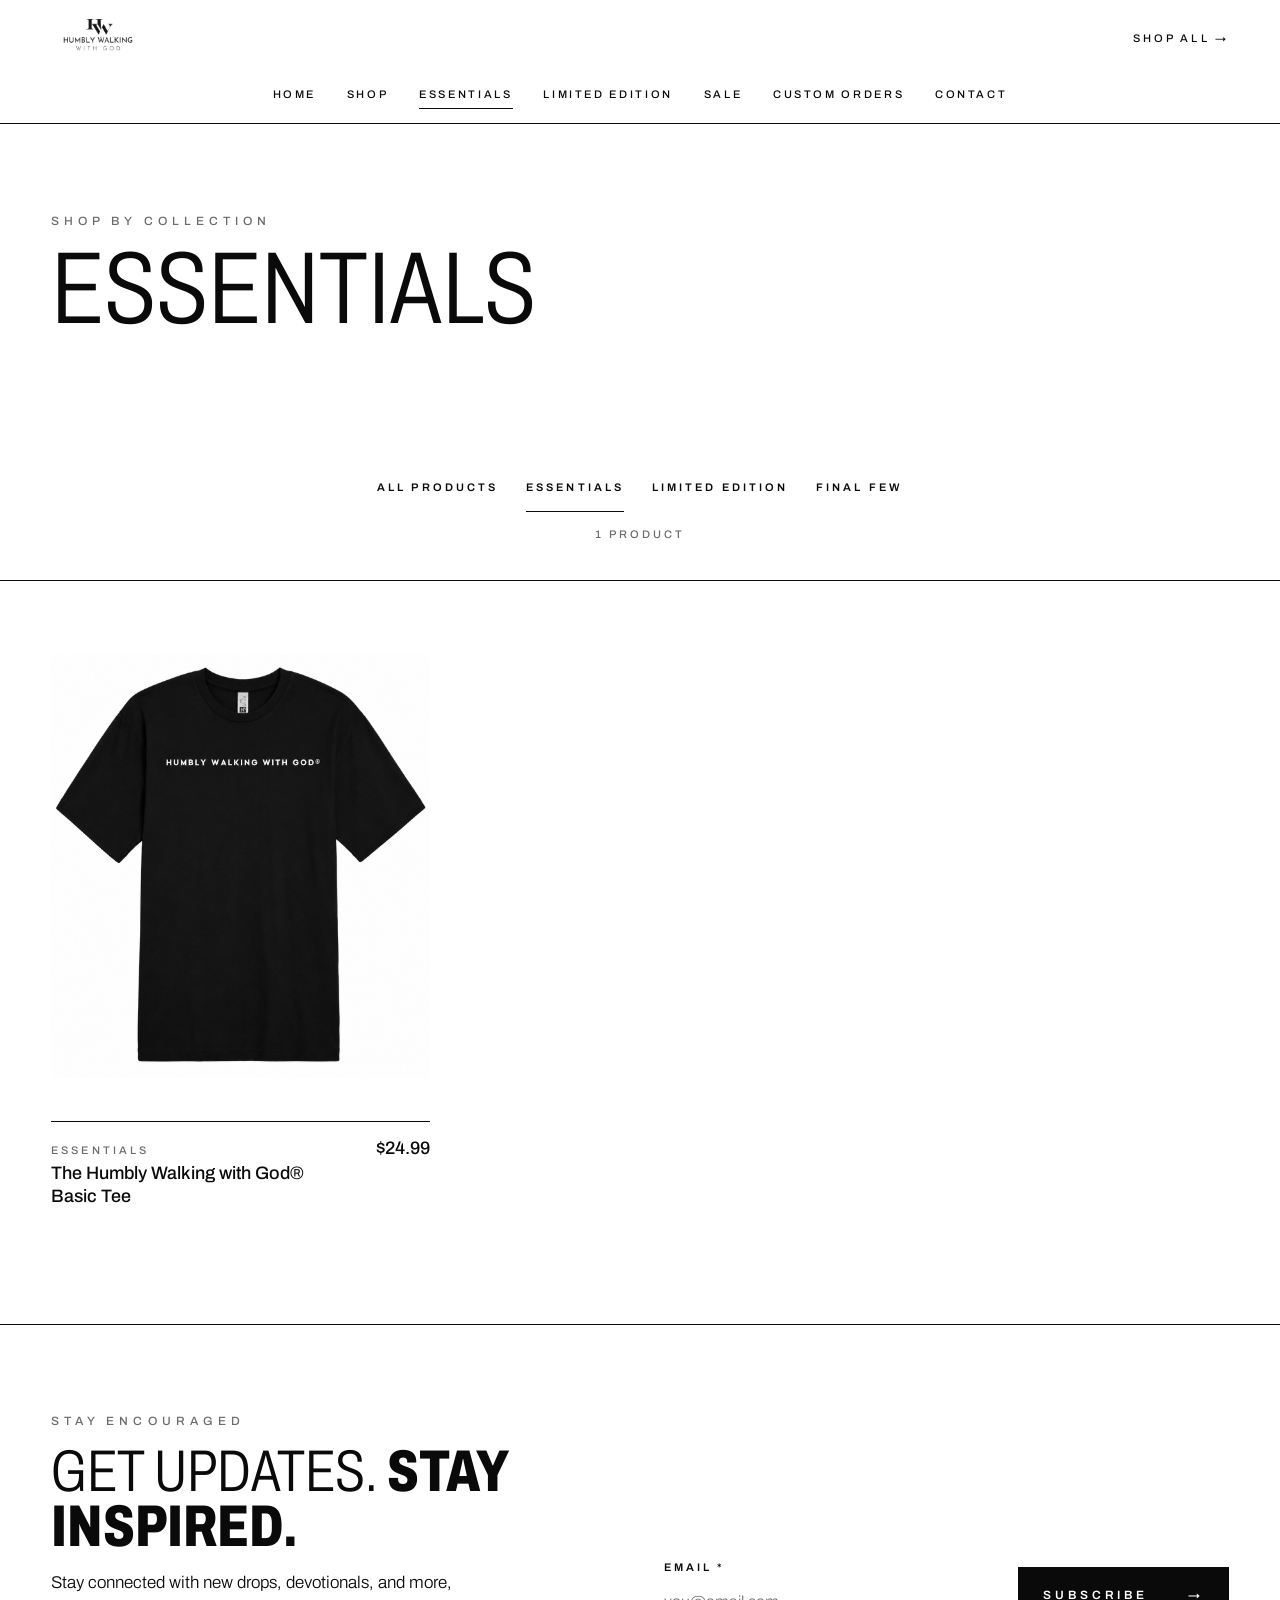
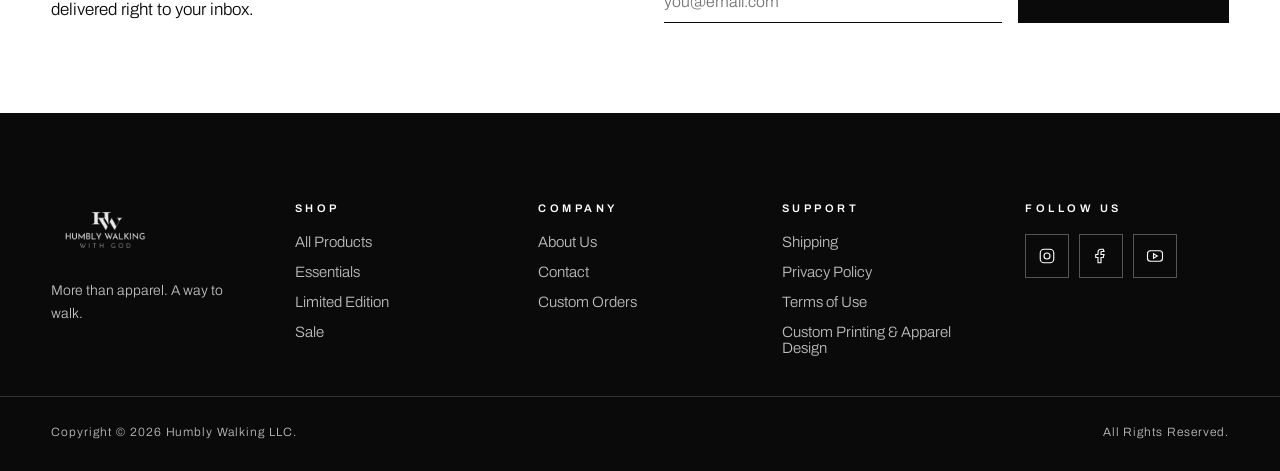
<file: shop/essentials/index.html>
<!DOCTYPE html>
<html lang="en">
<head>
<meta charset="utf-8">
<meta name="viewport" content="width=device-width, initial-scale=1">
<title>Essentials | Humbly Walking with God®</title>
<meta name="description" content="Shop Essentials from Humbly Walking with God®.">
<link rel="icon" href="/assets/images/logo.png">
<link rel="preconnect" href="https://fonts.googleapis.com">
<link rel="preconnect" href="https://fonts.gstatic.com" crossorigin>
<link href="https://fonts.googleapis.com/css2?family=Archivo:wdth,wght@62..125,200..900&display=swap" rel="stylesheet">
<link rel="stylesheet" href="/assets/site.css">
</head>
<body>
<div class="page">
<header class="site-header">
  <div class="wrap">
    <a class="logo" href="/" aria-label="Humbly Walking with God® home"><img src="/assets/images/logo.png" alt="Humbly Walking with God® logo" width="92" height="56"></a>
    <nav class="nav" aria-label="Main">
      <a href="/">Home</a>
      <a href="/shop/">Shop</a>
      <a href="/shop/essentials/" aria-current="page">Essentials</a>
      <a href="/shop/limited-edition/">Limited Edition</a>
      <a href="/shop/sale/">Sale</a>
      <a href="/custom-orders/">Custom Orders</a>
      <a href="/contact/">Contact</a>
    </nav>
    <div class="header-tools"><a href="/shop/">Shop All →</a></div>
  </div>
</header>
<main>

<section class="page-head">
  <div class="wrap">
    <p class="kicker">Shop by Collection</p>
    <h1 class="h1 cond">Essentials</h1>
  </div>
  <div class="wrap filters">
    <nav aria-label="Collections">
        <a href="/shop/">All Products</a>
        <a href="/shop/essentials/" aria-current="page">Essentials</a>
        <a href="/shop/limited-edition/">Limited Edition</a>
        <a href="/shop/sale/">Final Few</a>
    </nav>
    <span class="small-caps" style="color:#6b6b6b">1 Product</span>
  </div>
</section>
  <div class="wrap grid shop">
      <a class="tile" href="/shop/basic-tee/">
        <div class="img portrait"><img src="/assets/images/basic-tee.jpg" alt="The Humbly Walking with God® Basic Tee" loading="lazy"></div>
        <div class="meta"><span class="col"><span class="small-caps" style="color:#6b6b6b">Essentials</span><span class="name">The Humbly Walking with God® Basic Tee</span></span><span class="price">$24.99</span></div>
      </a>
  </div>
<section class="newsletter">
  <div class="wrap">
    <div style="display:flex;flex-direction:column;gap:16px">
      <p class="kicker">Stay Encouraged</p>
      <h2 class="h2 cond" style="font-size:clamp(40px,4.6vw,68px)">Get updates. <b>Stay inspired.</b></h2>
      <p style="margin:0;font-size:17px;font-weight:300;line-height:1.6;max-width:44ch">Stay connected with new drops, devotionals, and more, delivered right to your inbox.</p>
    </div>
    <form>
      <label class="field">Email *<input type="email" name="email" required placeholder="you@email.com" autocomplete="email"></label>
      <button class="btn" type="submit">Subscribe <span aria-hidden="true">→</span></button>
    </form>
  </div>
</section>

</main>

<footer class="site-footer">
  <div class="wrap footer-cols">
    <div>
      <img class="footer-logo" src="/assets/images/logo.png" alt="Humbly Walking with God® logo" width="105" height="64">
      <p style="margin:0;font-size:14px;font-weight:300;line-height:1.6;color:#bdbdbd;max-width:28ch">More than apparel. A way to walk.</p>
    </div>
    <div>
      <h2>Shop</h2>
      <a href="/shop/">All Products</a>
      <a href="/shop/essentials/">Essentials</a>
      <a href="/shop/limited-edition/">Limited Edition</a>
      <a href="/shop/sale/">Sale</a>
    </div>
    <div>
      <h2>Company</h2>
      <a href="/about/">About Us</a>
      <a href="/contact/">Contact</a>
      <a href="/custom-orders/">Custom Orders</a>
    </div>
    <div>
      <h2>Support</h2>
      <a href="/shipping/">Shipping</a>
      <a href="/privacy/">Privacy Policy</a>
      <a href="/terms/">Terms of Use</a>
      <a href="/custom-orders/">Custom Printing &amp; Apparel Design</a>
    </div>
    <div>
      <h2>Follow Us</h2>
      <div class="socials">
        <a href="https://www.instagram.com/humblywalkingwithgod" target="_blank" rel="noopener" aria-label="Instagram"><svg width="18" height="18" viewBox="0 0 24 24" fill="none" stroke="currentColor" stroke-width="1.5" aria-hidden="true"><rect x="3" y="3" width="18" height="18" rx="5"/><circle cx="12" cy="12" r="4"/><path d="M17.5 6.5h.01"/></svg></a>
        <a href="https://www.facebook.com/humblywalkingwithgod" target="_blank" rel="noopener" aria-label="Facebook"><svg width="18" height="18" viewBox="0 0 24 24" fill="none" stroke="currentColor" stroke-width="1.5" aria-hidden="true"><path d="M15 3h-3a4 4 0 0 0-4 4v3H5v4h3v7h4v-7h3l1-4h-4V7a1 1 0 0 1 1-1h3z"/></svg></a>
        <a href="https://www.youtube.com/@humblywalkingwithGod" target="_blank" rel="noopener" aria-label="YouTube"><svg width="18" height="18" viewBox="0 0 24 24" fill="none" stroke="currentColor" stroke-width="1.5" aria-hidden="true"><rect x="2" y="5" width="20" height="14" rx="4"/><path d="M10 9l5 3-5 3z"/></svg></a>
      </div>
    </div>
  </div>
  <div class="wrap legalbar">
    <span>Copyright © 2026 Humbly Walking LLC.</span>
    <span>All Rights Reserved.</span>
  </div>
</footer>
</div>
<script src="/assets/site.js"></script>
</body>
</html>
</file>
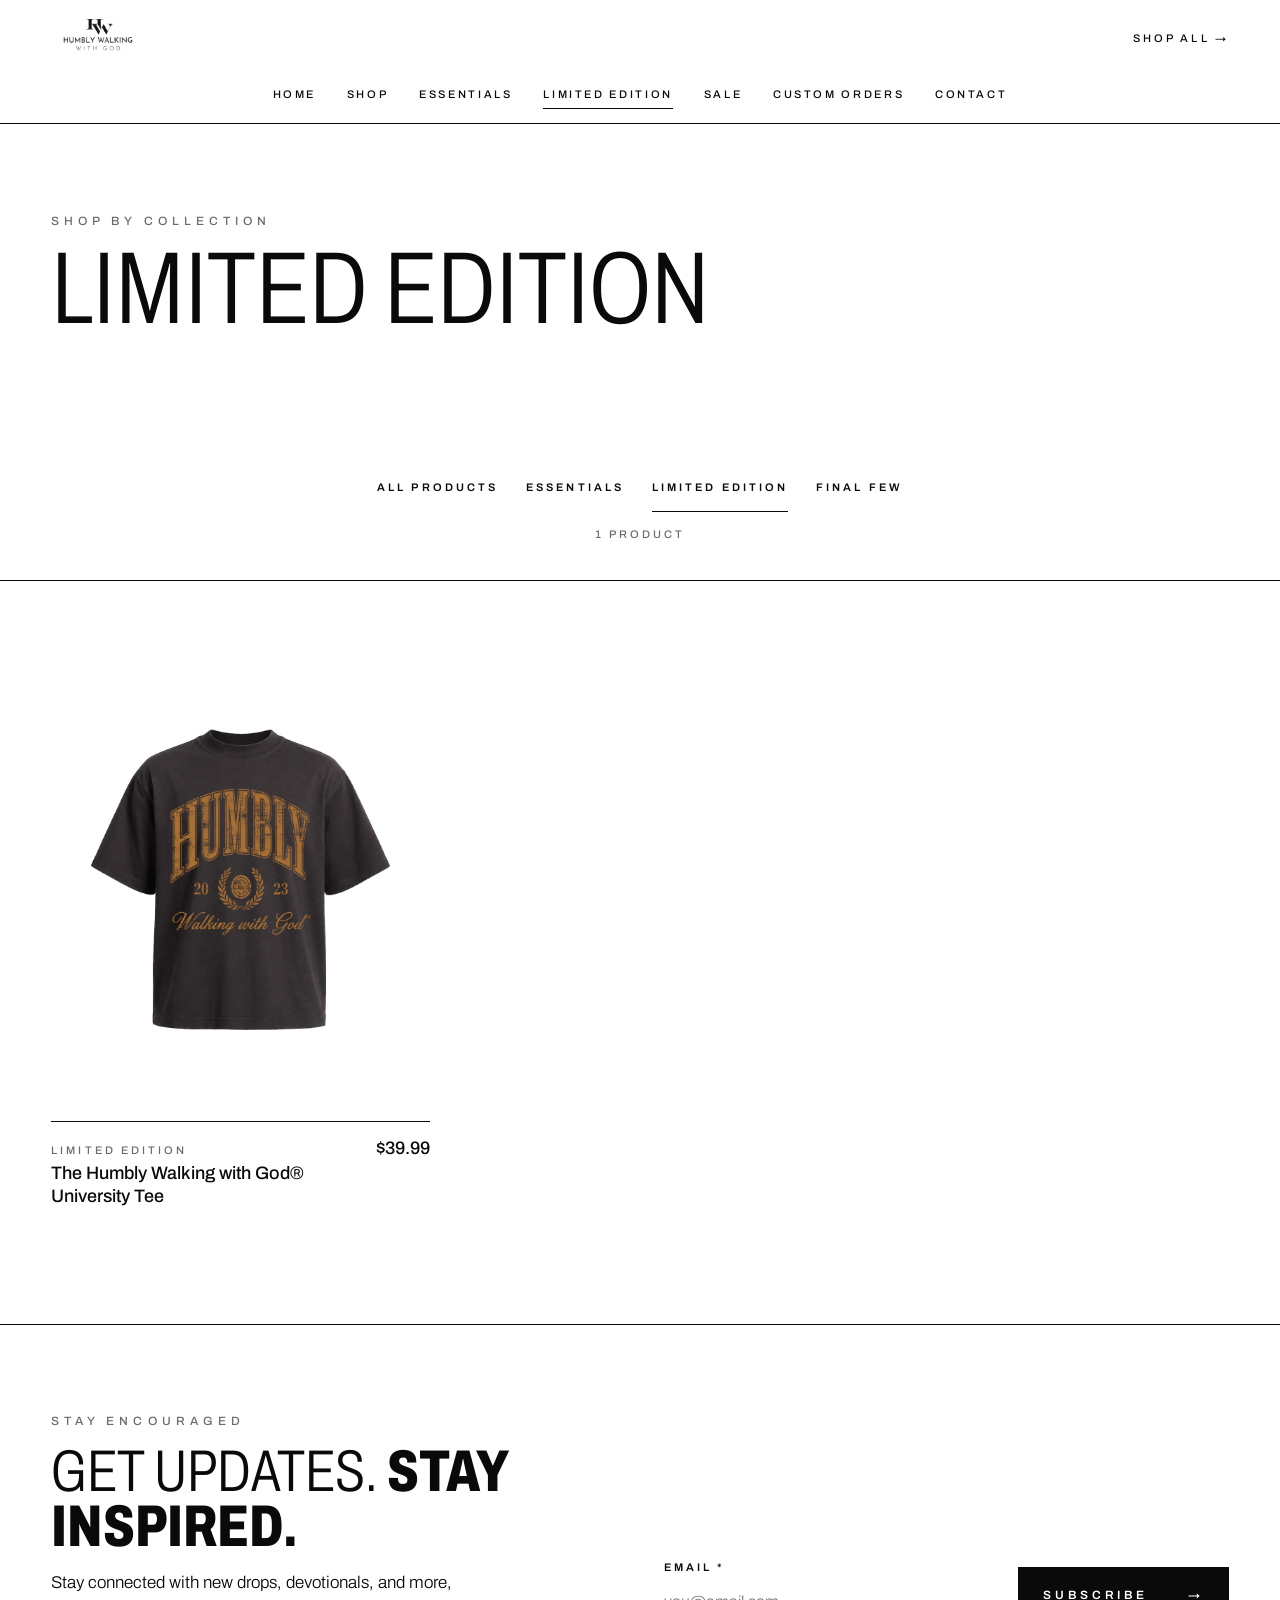
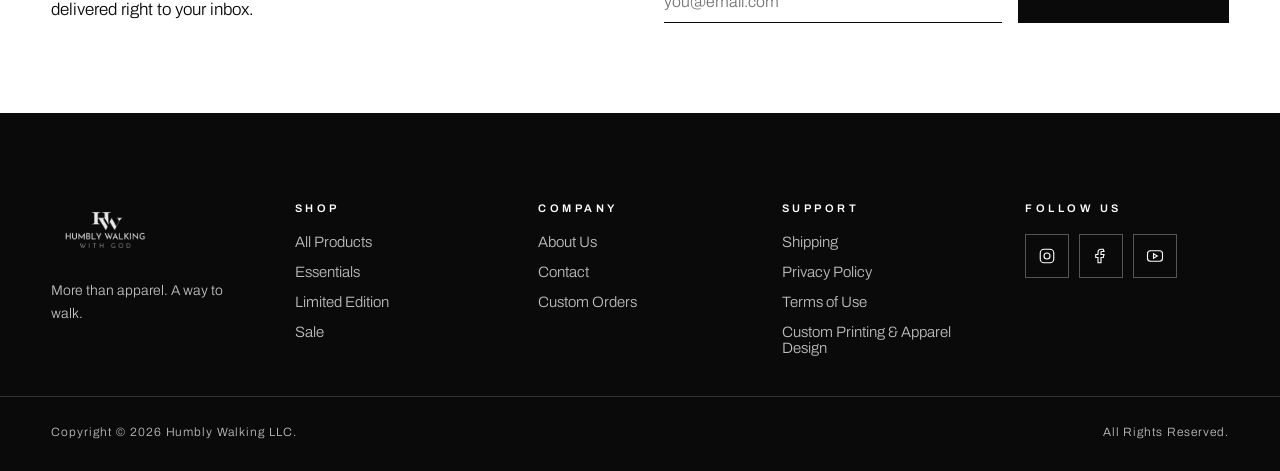
<file: shop/limited-edition/index.html>
<!DOCTYPE html>
<html lang="en">
<head>
<meta charset="utf-8">
<meta name="viewport" content="width=device-width, initial-scale=1">
<title>Limited Edition | Humbly Walking with God®</title>
<meta name="description" content="Shop Limited Edition from Humbly Walking with God®.">
<link rel="icon" href="/assets/images/logo.png">
<link rel="preconnect" href="https://fonts.googleapis.com">
<link rel="preconnect" href="https://fonts.gstatic.com" crossorigin>
<link href="https://fonts.googleapis.com/css2?family=Archivo:wdth,wght@62..125,200..900&display=swap" rel="stylesheet">
<link rel="stylesheet" href="/assets/site.css">
</head>
<body>
<div class="page">
<header class="site-header">
  <div class="wrap">
    <a class="logo" href="/" aria-label="Humbly Walking with God® home"><img src="/assets/images/logo.png" alt="Humbly Walking with God® logo" width="92" height="56"></a>
    <nav class="nav" aria-label="Main">
      <a href="/">Home</a>
      <a href="/shop/">Shop</a>
      <a href="/shop/essentials/">Essentials</a>
      <a href="/shop/limited-edition/" aria-current="page">Limited Edition</a>
      <a href="/shop/sale/">Sale</a>
      <a href="/custom-orders/">Custom Orders</a>
      <a href="/contact/">Contact</a>
    </nav>
    <div class="header-tools"><a href="/shop/">Shop All →</a></div>
  </div>
</header>
<main>

<section class="page-head">
  <div class="wrap">
    <p class="kicker">Shop by Collection</p>
    <h1 class="h1 cond">Limited Edition</h1>
  </div>
  <div class="wrap filters">
    <nav aria-label="Collections">
        <a href="/shop/">All Products</a>
        <a href="/shop/essentials/">Essentials</a>
        <a href="/shop/limited-edition/" aria-current="page">Limited Edition</a>
        <a href="/shop/sale/">Final Few</a>
    </nav>
    <span class="small-caps" style="color:#6b6b6b">1 Product</span>
  </div>
</section>
  <div class="wrap grid shop">
      <a class="tile" href="/shop/university-tee/">
        <div class="img portrait"><img src="/assets/images/university-tee.png" alt="The Humbly Walking with God® University Tee" loading="lazy"></div>
        <div class="meta"><span class="col"><span class="small-caps" style="color:#6b6b6b">Limited Edition</span><span class="name">The Humbly Walking with God® University Tee</span></span><span class="price">$39.99</span></div>
      </a>
  </div>
<section class="newsletter">
  <div class="wrap">
    <div style="display:flex;flex-direction:column;gap:16px">
      <p class="kicker">Stay Encouraged</p>
      <h2 class="h2 cond" style="font-size:clamp(40px,4.6vw,68px)">Get updates. <b>Stay inspired.</b></h2>
      <p style="margin:0;font-size:17px;font-weight:300;line-height:1.6;max-width:44ch">Stay connected with new drops, devotionals, and more, delivered right to your inbox.</p>
    </div>
    <form>
      <label class="field">Email *<input type="email" name="email" required placeholder="you@email.com" autocomplete="email"></label>
      <button class="btn" type="submit">Subscribe <span aria-hidden="true">→</span></button>
    </form>
  </div>
</section>

</main>

<footer class="site-footer">
  <div class="wrap footer-cols">
    <div>
      <img class="footer-logo" src="/assets/images/logo.png" alt="Humbly Walking with God® logo" width="105" height="64">
      <p style="margin:0;font-size:14px;font-weight:300;line-height:1.6;color:#bdbdbd;max-width:28ch">More than apparel. A way to walk.</p>
    </div>
    <div>
      <h2>Shop</h2>
      <a href="/shop/">All Products</a>
      <a href="/shop/essentials/">Essentials</a>
      <a href="/shop/limited-edition/">Limited Edition</a>
      <a href="/shop/sale/">Sale</a>
    </div>
    <div>
      <h2>Company</h2>
      <a href="/about/">About Us</a>
      <a href="/contact/">Contact</a>
      <a href="/custom-orders/">Custom Orders</a>
    </div>
    <div>
      <h2>Support</h2>
      <a href="/shipping/">Shipping</a>
      <a href="/privacy/">Privacy Policy</a>
      <a href="/terms/">Terms of Use</a>
      <a href="/custom-orders/">Custom Printing &amp; Apparel Design</a>
    </div>
    <div>
      <h2>Follow Us</h2>
      <div class="socials">
        <a href="https://www.instagram.com/humblywalkingwithgod" target="_blank" rel="noopener" aria-label="Instagram"><svg width="18" height="18" viewBox="0 0 24 24" fill="none" stroke="currentColor" stroke-width="1.5" aria-hidden="true"><rect x="3" y="3" width="18" height="18" rx="5"/><circle cx="12" cy="12" r="4"/><path d="M17.5 6.5h.01"/></svg></a>
        <a href="https://www.facebook.com/humblywalkingwithgod" target="_blank" rel="noopener" aria-label="Facebook"><svg width="18" height="18" viewBox="0 0 24 24" fill="none" stroke="currentColor" stroke-width="1.5" aria-hidden="true"><path d="M15 3h-3a4 4 0 0 0-4 4v3H5v4h3v7h4v-7h3l1-4h-4V7a1 1 0 0 1 1-1h3z"/></svg></a>
        <a href="https://www.youtube.com/@humblywalkingwithGod" target="_blank" rel="noopener" aria-label="YouTube"><svg width="18" height="18" viewBox="0 0 24 24" fill="none" stroke="currentColor" stroke-width="1.5" aria-hidden="true"><rect x="2" y="5" width="20" height="14" rx="4"/><path d="M10 9l5 3-5 3z"/></svg></a>
      </div>
    </div>
  </div>
  <div class="wrap legalbar">
    <span>Copyright © 2026 Humbly Walking LLC.</span>
    <span>All Rights Reserved.</span>
  </div>
</footer>
</div>
<script src="/assets/site.js"></script>
</body>
</html>
</file>
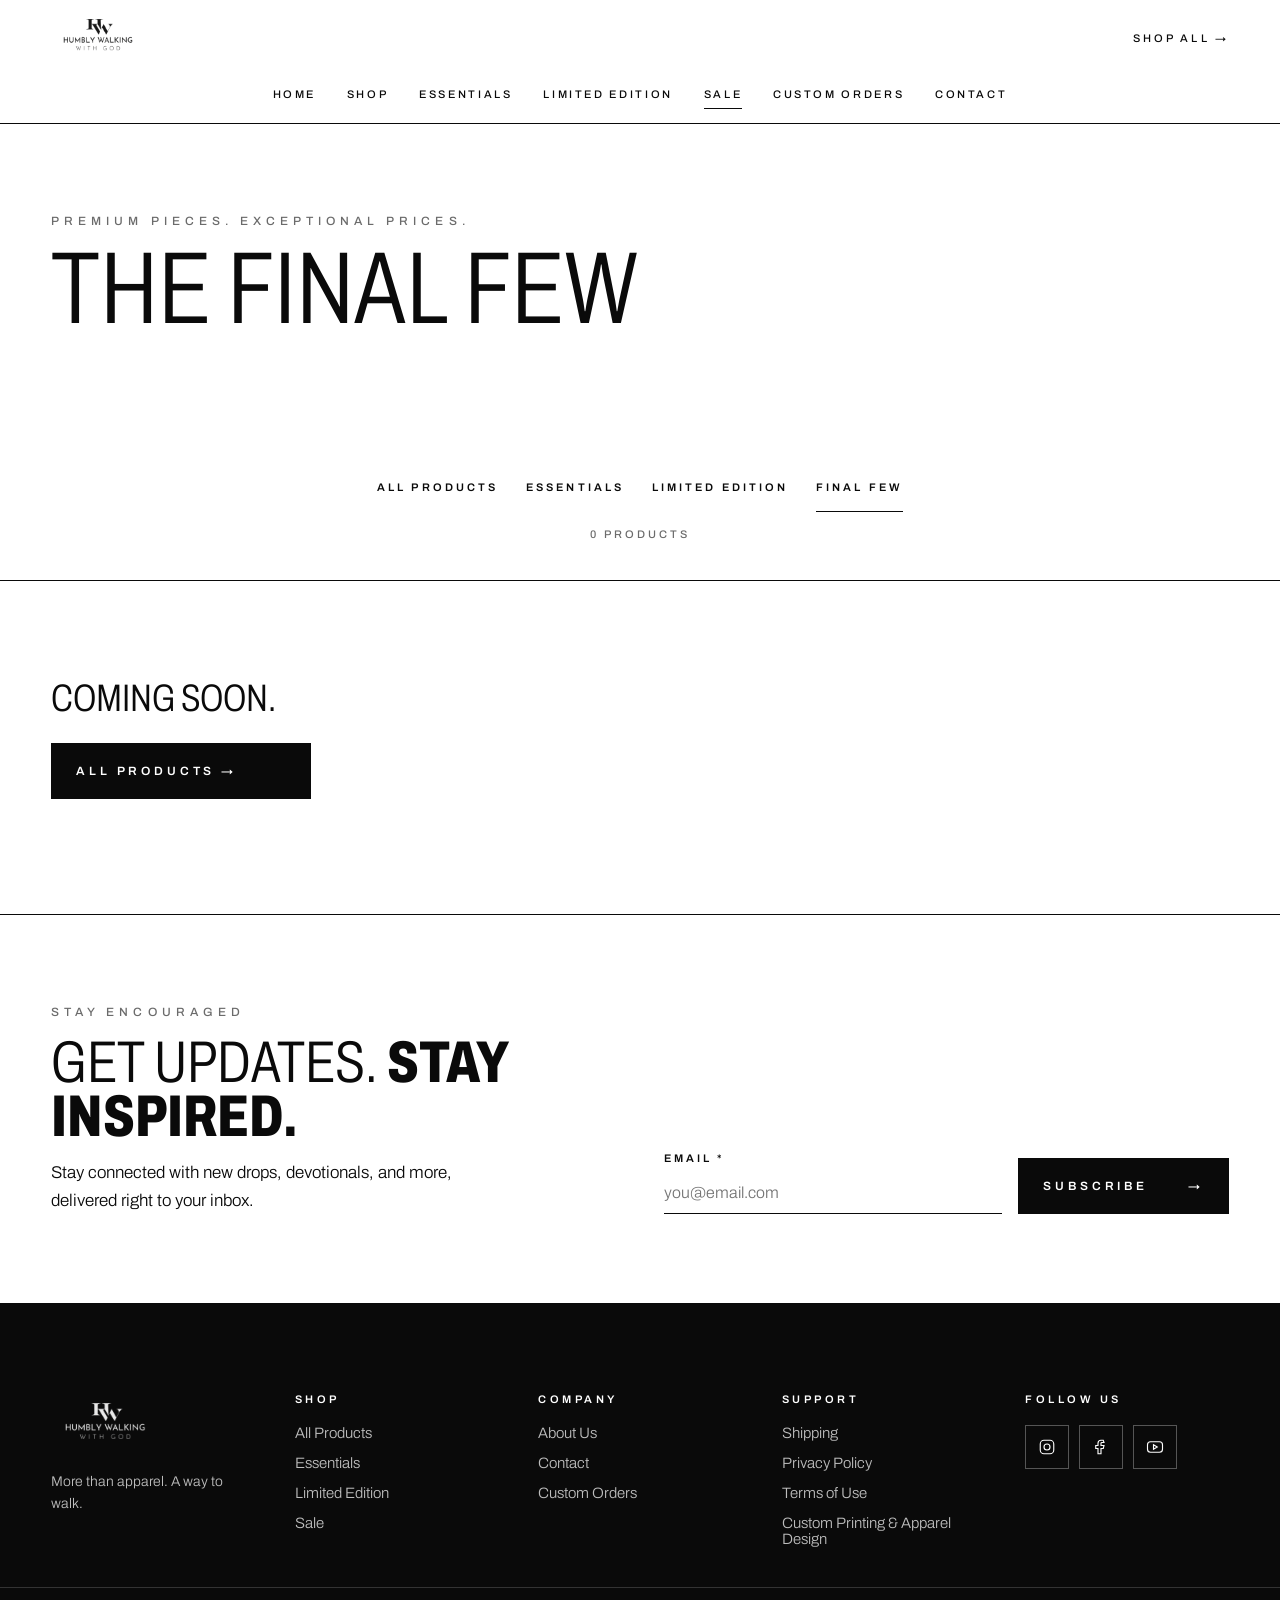
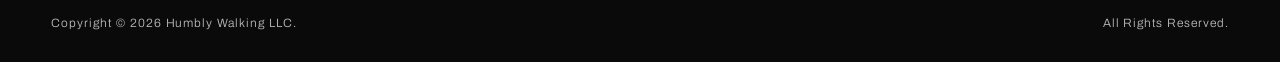
<file: shop/sale/index.html>
<!DOCTYPE html>
<html lang="en">
<head>
<meta charset="utf-8">
<meta name="viewport" content="width=device-width, initial-scale=1">
<title>The Final Few | Humbly Walking with God®</title>
<meta name="description" content="Shop The Final Few from Humbly Walking with God®.">
<link rel="icon" href="/assets/images/logo.png">
<link rel="preconnect" href="https://fonts.googleapis.com">
<link rel="preconnect" href="https://fonts.gstatic.com" crossorigin>
<link href="https://fonts.googleapis.com/css2?family=Archivo:wdth,wght@62..125,200..900&display=swap" rel="stylesheet">
<link rel="stylesheet" href="/assets/site.css">
</head>
<body>
<div class="page">
<header class="site-header">
  <div class="wrap">
    <a class="logo" href="/" aria-label="Humbly Walking with God® home"><img src="/assets/images/logo.png" alt="Humbly Walking with God® logo" width="92" height="56"></a>
    <nav class="nav" aria-label="Main">
      <a href="/">Home</a>
      <a href="/shop/">Shop</a>
      <a href="/shop/essentials/">Essentials</a>
      <a href="/shop/limited-edition/">Limited Edition</a>
      <a href="/shop/sale/" aria-current="page">Sale</a>
      <a href="/custom-orders/">Custom Orders</a>
      <a href="/contact/">Contact</a>
    </nav>
    <div class="header-tools"><a href="/shop/">Shop All →</a></div>
  </div>
</header>
<main>

<section class="page-head">
  <div class="wrap">
    <p class="kicker">Premium Pieces. Exceptional Prices.</p>
    <h1 class="h1 cond">The Final Few</h1>
  </div>
  <div class="wrap filters">
    <nav aria-label="Collections">
        <a href="/shop/">All Products</a>
        <a href="/shop/essentials/">Essentials</a>
        <a href="/shop/limited-edition/">Limited Edition</a>
        <a href="/shop/sale/" aria-current="page">Final Few</a>
    </nav>
    <span class="small-caps" style="color:#6b6b6b">0 Products</span>
  </div>
</section>
  <div class="wrap empty">
    <p class="cond" style="margin:0;font-size:clamp(28px,3vw,44px)">Coming soon.</p>
    <a class="btn" href="/shop/">All Products →</a>
  </div>
<section class="newsletter">
  <div class="wrap">
    <div style="display:flex;flex-direction:column;gap:16px">
      <p class="kicker">Stay Encouraged</p>
      <h2 class="h2 cond" style="font-size:clamp(40px,4.6vw,68px)">Get updates. <b>Stay inspired.</b></h2>
      <p style="margin:0;font-size:17px;font-weight:300;line-height:1.6;max-width:44ch">Stay connected with new drops, devotionals, and more, delivered right to your inbox.</p>
    </div>
    <form>
      <label class="field">Email *<input type="email" name="email" required placeholder="you@email.com" autocomplete="email"></label>
      <button class="btn" type="submit">Subscribe <span aria-hidden="true">→</span></button>
    </form>
  </div>
</section>

</main>

<footer class="site-footer">
  <div class="wrap footer-cols">
    <div>
      <img class="footer-logo" src="/assets/images/logo.png" alt="Humbly Walking with God® logo" width="105" height="64">
      <p style="margin:0;font-size:14px;font-weight:300;line-height:1.6;color:#bdbdbd;max-width:28ch">More than apparel. A way to walk.</p>
    </div>
    <div>
      <h2>Shop</h2>
      <a href="/shop/">All Products</a>
      <a href="/shop/essentials/">Essentials</a>
      <a href="/shop/limited-edition/">Limited Edition</a>
      <a href="/shop/sale/">Sale</a>
    </div>
    <div>
      <h2>Company</h2>
      <a href="/about/">About Us</a>
      <a href="/contact/">Contact</a>
      <a href="/custom-orders/">Custom Orders</a>
    </div>
    <div>
      <h2>Support</h2>
      <a href="/shipping/">Shipping</a>
      <a href="/privacy/">Privacy Policy</a>
      <a href="/terms/">Terms of Use</a>
      <a href="/custom-orders/">Custom Printing &amp; Apparel Design</a>
    </div>
    <div>
      <h2>Follow Us</h2>
      <div class="socials">
        <a href="https://www.instagram.com/humblywalkingwithgod" target="_blank" rel="noopener" aria-label="Instagram"><svg width="18" height="18" viewBox="0 0 24 24" fill="none" stroke="currentColor" stroke-width="1.5" aria-hidden="true"><rect x="3" y="3" width="18" height="18" rx="5"/><circle cx="12" cy="12" r="4"/><path d="M17.5 6.5h.01"/></svg></a>
        <a href="https://www.facebook.com/humblywalkingwithgod" target="_blank" rel="noopener" aria-label="Facebook"><svg width="18" height="18" viewBox="0 0 24 24" fill="none" stroke="currentColor" stroke-width="1.5" aria-hidden="true"><path d="M15 3h-3a4 4 0 0 0-4 4v3H5v4h3v7h4v-7h3l1-4h-4V7a1 1 0 0 1 1-1h3z"/></svg></a>
        <a href="https://www.youtube.com/@humblywalkingwithGod" target="_blank" rel="noopener" aria-label="YouTube"><svg width="18" height="18" viewBox="0 0 24 24" fill="none" stroke="currentColor" stroke-width="1.5" aria-hidden="true"><rect x="2" y="5" width="20" height="14" rx="4"/><path d="M10 9l5 3-5 3z"/></svg></a>
      </div>
    </div>
  </div>
  <div class="wrap legalbar">
    <span>Copyright © 2026 Humbly Walking LLC.</span>
    <span>All Rights Reserved.</span>
  </div>
</footer>
</div>
<script src="/assets/site.js"></script>
</body>
</html>
</file>
<file: assets/site.css>
*{box-sizing:border-box}
html{scroll-behavior:smooth}
body{margin:0;background:#fff;color:#0a0a0a;font-family:'Archivo',sans-serif;-webkit-font-smoothing:antialiased}
a{color:inherit;text-decoration:none}
a:hover{color:#6b6b6b}
img,video{display:block;max-width:100%}
button,input,textarea{font-family:inherit}
:focus-visible{outline:1px solid #0a0a0a;outline-offset:3px}
::selection{background:#0a0a0a;color:#fff}

.page{min-height:100vh;display:flex;flex-direction:column}
main{flex:1}
.wrap{max-width:1520px;margin:0 auto;padding-left:clamp(20px,4vw,56px);padding-right:clamp(20px,4vw,56px)}
.kicker{margin:0;font-size:12px;font-weight:500;letter-spacing:.42em;text-transform:uppercase;color:#6b6b6b}
.kicker.light{color:#a3a3a3}
.cond{font-weight:300;font-stretch:75%;text-transform:uppercase}
.cond b{font-weight:800}
.h1{margin:0;font-size:clamp(56px,8vw,128px);line-height:.88}
.h2{margin:0;font-size:clamp(40px,5.5vw,84px);line-height:.92}
.lede{margin:0;font-size:clamp(17px,1.4vw,20px);font-weight:300;line-height:1.6}
.small-caps{font-size:11px;font-weight:500;letter-spacing:.28em;text-transform:uppercase}

/* buttons */
.btn{display:flex;justify-content:space-between;align-items:center;gap:56px;min-width:260px;padding:20px 24px;background:#0a0a0a;color:#fff;border:1px solid #0a0a0a;border-radius:0;font-size:12px;font-weight:600;letter-spacing:.32em;text-transform:uppercase;cursor:pointer;text-align:left}
.btn:hover{background:#fff;color:#0a0a0a}
.btn.inverse{background:#fff;color:#0a0a0a;border-color:#fff}
.btn.inverse:hover{background:transparent;color:#fff}
.btn[disabled]{opacity:.6;cursor:wait}

/* header */
.site-header{position:sticky;top:0;z-index:20;background:#fff;border-bottom:1px solid #0a0a0a}
.site-header .wrap{display:flex;flex-wrap:wrap;align-items:center;justify-content:space-between;column-gap:32px;min-height:84px}
.logo{display:flex;align-items:center;padding:10px 0}
.logo img{height:56px;width:auto}
.nav{order:3;flex:1 1 100%;min-width:0;display:flex;flex-wrap:wrap;justify-content:center;gap:8px clamp(18px,2.4vw,40px);padding:4px 0 14px;font-size:11px;font-weight:500;letter-spacing:.24em;text-transform:uppercase;white-space:nowrap}
.nav a{padding:8px 0;border-bottom:1px solid transparent}
.nav a[aria-current="page"]{border-bottom-color:#0a0a0a}
.header-tools{display:flex;gap:24px;align-items:center;font-size:11px;font-weight:500;letter-spacing:.28em;text-transform:uppercase;white-space:nowrap}

/* hero */
.hero{position:relative;min-height:min(92vh,960px);background:#0a0a0a;color:#fff;overflow:hidden;display:flex;align-items:flex-end}
.hero video{position:absolute;inset:0;width:100%;height:100%;object-fit:cover;filter:grayscale(1) contrast(1.05) brightness(.62)}
.hero .wrap{position:relative;width:100%;padding-top:clamp(48px,8vw,120px);padding-bottom:clamp(48px,8vw,120px);display:flex;flex-direction:column;gap:28px;align-items:flex-start}
.hero h1{margin:0;font-size:clamp(56px,9.5vw,150px);line-height:.88;letter-spacing:-.01em;max-width:12ch}
.hero .btn{margin-top:12px;min-width:300px}

/* sections */
.section-head{padding-top:clamp(72px,9vw,128px);padding-bottom:48px;display:flex;flex-direction:column;gap:16px}
.grid{display:grid;gap:clamp(12px,1.6vw,24px)}
.grid.collections{grid-template-columns:repeat(auto-fit,minmax(min(100%,300px),1fr))}
.grid.products{grid-template-columns:repeat(auto-fit,minmax(min(100%,420px),1fr))}
.grid.shop{grid-template-columns:repeat(auto-fill,minmax(min(100%,320px),1fr));padding-top:48px}
.tile{display:flex;flex-direction:column;gap:18px;color:#0a0a0a}
.tile:hover{color:#0a0a0a}
.tile .img{background:#fff;overflow:hidden;display:flex;align-items:center;justify-content:center}
.tile .img img{width:100%;height:100%;object-fit:contain;transition:transform .5s ease}
.tile:hover .img img{transform:scale(1.03)}
.tile .img.portrait{aspect-ratio:4/5}
.tile .img.square{aspect-ratio:1/1}
.tile .img.black{background:#0a0a0a;color:#fff}
.tile .img.black span{font-size:clamp(40px,5vw,76px);line-height:.9;text-align:center}
.tile .meta{display:flex;justify-content:space-between;align-items:baseline;gap:20px;border-top:1px solid #0a0a0a;padding-top:16px}
.tile .label{font-size:clamp(22px,2vw,28px);font-weight:600;font-stretch:75%;letter-spacing:.06em;text-transform:uppercase}
.tile .name{font-size:18px;font-weight:500;line-height:1.3;text-wrap:pretty}
.tile .price{font-size:18px;font-weight:500}
.tile .col{display:flex;flex-direction:column;gap:6px}

.mission-photo{margin-top:clamp(72px,9vw,128px);background:#0a0a0a}
.black-band{background:#0a0a0a;color:#fff}
.black-band .inner{padding-top:clamp(64px,8vw,120px);padding-bottom:clamp(64px,8vw,120px);display:grid;grid-template-columns:repeat(auto-fit,minmax(min(100%,440px),1fr));gap:56px;align-items:end}
.black-band .h1{font-size:clamp(56px,8vw,128px)}
.ruled{display:flex;flex-direction:column;gap:24px;border-top:1px solid currentColor;padding-top:28px;max-width:40ch}
.ruled p{margin:0}
.ruled a{font-size:12px;font-weight:600;letter-spacing:.32em;text-transform:uppercase}
.black-band a:hover{color:#bdbdbd}

/* page header */
.page-head{border-bottom:1px solid #0a0a0a}
.page-head .wrap{padding-top:clamp(56px,7vw,104px);padding-bottom:40px;display:flex;flex-direction:column;gap:16px}
.page-head.split .wrap{display:grid;grid-template-columns:repeat(auto-fit,minmax(min(100%,420px),1fr));gap:32px 56px;align-items:end}
.filters{display:flex;flex-wrap:wrap;justify-content:space-between;align-items:center;gap:16px}
.filters nav{display:flex;gap:28px;overflow-x:auto;max-width:100%;min-width:0}
.filters nav a{padding:18px 0;border-bottom:1px solid transparent;font-size:11px;font-weight:600;letter-spacing:.28em;text-transform:uppercase;white-space:nowrap}
.filters nav a[aria-current="page"]{border-bottom-color:#0a0a0a}
.empty{padding-top:96px;display:flex;flex-direction:column;gap:24px;align-items:flex-start}

/* product */
.crumbs{padding-top:20px;padding-bottom:20px;display:flex;gap:12px;font-size:11px;font-weight:500;letter-spacing:.28em;text-transform:uppercase;color:#6b6b6b}
.crumbs span:last-child{color:#0a0a0a}
.product{display:grid;grid-template-columns:repeat(auto-fit,minmax(min(100%,460px),1fr));gap:clamp(32px,5vw,80px)}
.gallery{display:flex;flex-direction:column;gap:12px}
.gallery .main{background:#fff;display:flex;align-items:center;justify-content:center;min-height:360px}
.gallery .main img{width:100%;height:auto;max-height:820px;object-fit:contain}
.thumbs{display:flex;gap:12px}
.thumbs button{width:96px;aspect-ratio:1/1;padding:0;border:1px solid transparent;background:#fff;cursor:pointer;border-radius:0}
.thumbs button[aria-pressed="true"]{border-color:#0a0a0a}
.thumbs img{width:100%;height:100%;object-fit:cover}
.buybox{padding:24px 0;display:flex;flex-direction:column;gap:32px;align-self:start;position:sticky;top:150px}
.buybox h1{margin:0;font-size:clamp(36px,3.6vw,56px);line-height:1;text-wrap:balance}
.row{display:flex;justify-content:space-between;border-top:1px solid #0a0a0a;padding-top:20px;font-size:11px;font-weight:600;letter-spacing:.28em;text-transform:uppercase}
.sizes{display:grid;grid-template-columns:repeat(auto-fill,minmax(64px,1fr));gap:8px}
.sizes button{padding:16px 12px;border:1px solid #0a0a0a;background:#fff;color:#0a0a0a;font-size:13px;font-weight:500;letter-spacing:.08em;cursor:pointer;text-align:left;border-radius:0}
.sizes button[aria-pressed="true"]{background:#0a0a0a;color:#fff}
.note{margin:0;font-size:14px;font-weight:300;line-height:1.6;color:#3d3d3d}
.note a{text-decoration:underline}
.status{margin:0;font-size:14px;font-weight:500;min-height:1em}

/* story */
.story{display:grid;grid-template-columns:repeat(auto-fit,minmax(min(100%,280px),1fr));gap:40px 32px}
.story div{display:flex;flex-direction:column;gap:16px;border-top:1px solid #fff;padding-top:24px}
.story h3{margin:0;font-size:22px;font-weight:600;font-stretch:75%;letter-spacing:.06em;text-transform:uppercase}
.story p{margin:0;font-size:16px;font-weight:300;line-height:1.65;text-wrap:pretty}

/* forms */
.field{display:flex;flex-direction:column;gap:8px;font-size:11px;font-weight:600;letter-spacing:.28em;text-transform:uppercase}
.field input,.field textarea{padding:12px 0;border:0;border-bottom:1px solid #0a0a0a;background:transparent;font-size:16px;font-weight:300;letter-spacing:0;text-transform:none;border-radius:0;width:100%;color:#0a0a0a}
.field textarea{resize:vertical}
.contact-form{display:grid;grid-template-columns:repeat(auto-fit,minmax(min(100%,220px),1fr));gap:28px;align-content:start;background:#f2f2f2;padding:clamp(24px,3vw,48px)}
.contact-form .full{grid-column:1/-1}
.info-rows{display:flex;flex-direction:column;border-top:1px solid #0a0a0a}
.info-rows div{padding:18px 0;border-bottom:1px solid #0a0a0a;display:flex;justify-content:space-between;gap:16px;flex-wrap:wrap}
.info-rows span:first-child{font-size:11px;font-weight:600;letter-spacing:.28em;text-transform:uppercase}
.info-rows span:last-child,.info-rows a{font-size:16px;font-weight:300}

.custom-form{display:grid;grid-template-columns:repeat(2,minmax(0,1fr));gap:28px 32px;max-width:880px}
@media (max-width:640px){.custom-form{grid-template-columns:1fr}.q.half{grid-column:1/-1}}
.q{grid-column:1/-1;display:flex;flex-direction:column;gap:10px;padding-top:28px;border-top:1px solid #d4d4d4;margin:0;border-left:0;border-right:0;border-bottom:0;padding-left:0;padding-right:0;padding-bottom:0;min-width:0}
.q.half{grid-column:span 1;padding-top:0;border-top:0}
.q.full-plain{padding-top:0;border-top:0}
.q legend,.q .ql{font-size:11px;font-weight:600;letter-spacing:.24em;text-transform:uppercase;line-height:1.6;padding:0;float:left;width:100%}
.q .help{margin:0;font-size:14px;font-weight:300;line-height:1.55;color:#4a4a4a;letter-spacing:0;text-transform:none;clear:both}
.q input[type=text],.q input[type=email],.q input[type=tel],.q textarea{padding:12px 0;border:0;border-bottom:1px solid #0a0a0a;background:transparent;font-size:16px;font-weight:300;border-radius:0;width:100%}
.q textarea{resize:vertical}
.opt{display:flex;align-items:center;gap:12px;font-size:16px;font-weight:300;cursor:pointer;padding:6px 0;clear:both}
.opt input{width:18px;height:18px;accent-color:#0a0a0a;margin:0;flex:none}
.form-end{grid-column:1/-1;display:flex;flex-direction:column;gap:16px;align-items:flex-start;border-top:1px solid #0a0a0a;padding-top:28px}

/* legal */
.legal{max-width:78ch;padding-top:clamp(40px,5vw,72px)}
.legal p,.legal ul{margin:0 0 18px;font-size:16px;font-weight:300;line-height:1.7;color:#1f1f1f;text-wrap:pretty}
.legal ul{padding-left:22px;display:flex;flex-direction:column;gap:10px}
.legal ul ul{margin:10px 0 0}
.legal h2{margin:48px 0 16px;padding-top:20px;border-top:1px solid #0a0a0a;font-size:clamp(22px,2vw,28px);font-weight:600;font-stretch:75%;letter-spacing:.04em;text-transform:uppercase}

/* newsletter */
.newsletter{margin-top:clamp(72px,9vw,128px);border-top:1px solid #0a0a0a}
.newsletter .wrap{padding-top:clamp(56px,7vw,96px);padding-bottom:clamp(56px,7vw,96px);display:grid;grid-template-columns:repeat(auto-fit,minmax(min(100%,420px),1fr));gap:48px;align-items:end}
.newsletter form{display:flex;flex-wrap:wrap;align-items:flex-end;gap:16px}
.newsletter .field{flex:1 1 240px}
.newsletter .btn{min-width:200px;gap:40px}

/* footer */
.site-footer{background:#0a0a0a;color:#fff}
.footer-cols{padding-top:clamp(56px,7vw,96px);display:grid;grid-template-columns:repeat(auto-fit,minmax(min(100%,200px),1fr));gap:48px 40px}
.footer-cols>div{display:flex;flex-direction:column;gap:14px}
.footer-cols h2{margin:0;font-size:11px;font-weight:600;letter-spacing:.32em;text-transform:uppercase;padding-bottom:6px}
.footer-cols a{font-size:15px;font-weight:300;color:#bdbdbd}
.footer-cols a:hover{color:#fff}
.footer-logo{height:64px;width:auto;align-self:flex-start;filter:invert(1)}
.socials{display:flex;flex-wrap:wrap;gap:10px}
.socials a{width:44px;height:44px;display:flex;align-items:center;justify-content:center;border:1px solid #555;color:#fff}
.socials a:hover{border-color:#fff;color:#fff}
.legalbar{margin-top:40px;padding-top:28px;padding-bottom:32px;border-top:1px solid #333;display:flex;flex-wrap:wrap;justify-content:space-between;gap:12px;font-size:12px;font-weight:300;letter-spacing:.08em;color:#bdbdbd}

/* checkout overlay */
.overlay{position:fixed;inset:0;z-index:100;background:rgba(10,10,10,.72);display:none;align-items:center;justify-content:center;padding:20px}
.overlay.open{display:flex}
.overlay .box{width:min(100%,520px);background:#fff;color:#0a0a0a;border:1px solid #0a0a0a}
.overlay .top{display:flex;justify-content:space-between;align-items:center;padding:18px 24px;border-bottom:1px solid #0a0a0a;font-size:11px;font-weight:600;letter-spacing:.32em;text-transform:uppercase}
.overlay .x{width:36px;height:36px;border:0;background:transparent;font-size:24px;line-height:1;cursor:pointer}
.overlay .item{display:grid;grid-template-columns:96px 1fr;gap:20px;padding:24px;align-items:center;border-bottom:1px solid #d4d4d4}
.overlay .item img{width:96px;height:96px;object-fit:contain;border:1px solid #e5e5e5}
.overlay .item div{display:flex;flex-direction:column;gap:6px}
.overlay .body{padding:24px;display:flex;flex-direction:column;gap:20px}
.overlay .body p{margin:0;font-size:16px;font-weight:300;line-height:1.6}
.overlay .linkbtn{align-self:flex-start;padding:4px 0;border:0;background:transparent;font-size:12px;font-weight:600;letter-spacing:.28em;text-transform:uppercase;text-decoration:underline;cursor:pointer;color:#0a0a0a}
.overlay .fine{font-size:12px!important;color:#4a4a4a}

@media (prefers-reduced-motion:reduce){.tile .img img{transition:none}html{scroll-behavior:auto}}
</file>
